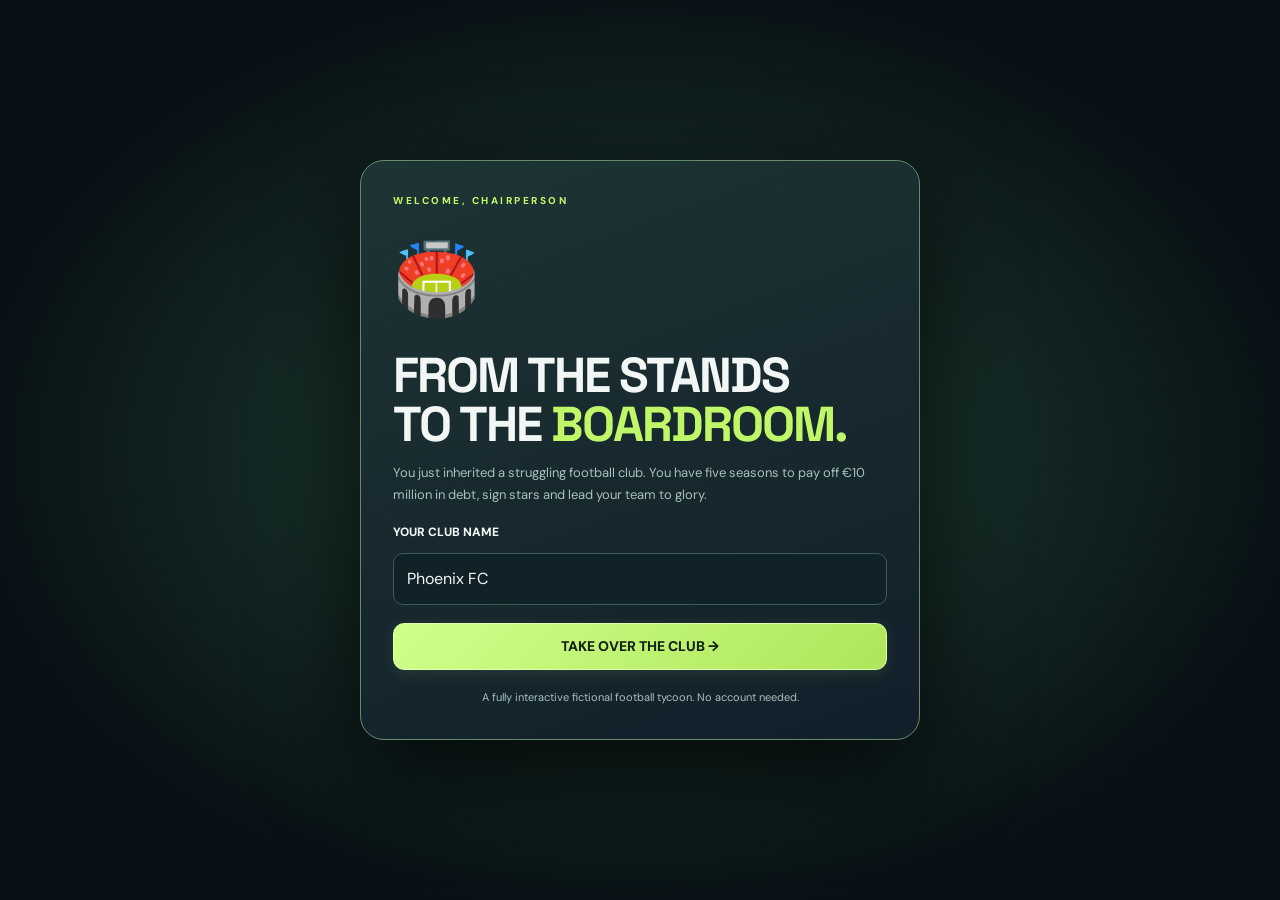
<file: index.html>
<!DOCTYPE html>
<html lang="en">
<head>
<meta charset="UTF-8"><meta name="viewport" content="width=device-width,initial-scale=1"><meta name="theme-color" content="#0a1218">
<title>From the Stands to the Boardroom | Football Club Tycoon</title>
<style>
@import url('https://fonts.googleapis.com/css2?family=DM+Sans:wght@400;500;600;700;800&family=Space+Grotesk:wght@400;500;600;700&display=swap');
:root{--bg:#081015;--panel:#111d24;--panel2:#15252c;--line:#273a42;--text:#eef8f4;--muted:#91a4a8;--lime:#b8f35d;--green:#6de8a1;--yellow:#ffd37a;--red:#ff7c82;--radius:18px}*{box-sizing:border-box}body{margin:0;background:var(--bg);color:var(--text);font-family:'DM Sans',sans-serif}button,input,select{font:inherit}button{cursor:pointer}button:disabled{opacity:.38;cursor:not-allowed}h1,h2,h3,h4,p{margin-top:0}h1,h2,h3,.brand,.big{font-family:'Space Grotesk',sans-serif}.app{min-height:100vh;display:grid;grid-template-columns:248px 1fr}.sidebar{background:#0c171d;border-right:1px solid var(--line);padding:26px 16px;display:flex;flex-direction:column;gap:26px;position:sticky;top:0;height:100vh}.logo{font-weight:800;letter-spacing:-1.1px;font-size:24px;line-height:1.05;padding:0 13px}.logo em{font-style:normal;color:var(--lime)}.club-id{margin:0 9px;background:#15262b;border:1px solid #314944;border-radius:14px;padding:13px;display:flex;align-items:center;gap:11px}.crest{width:42px;height:48px;background:var(--lime);color:#0b1714;display:grid;place-items:center;clip-path:polygon(50% 0%,96% 16%,91% 68%,50% 100%,9% 68%,4% 16%);font-weight:900;font-size:18px}.club-id strong{display:block;font-size:13px}.club-id small{display:block;font-size:11px;color:var(--muted);margin-top:4px}.nav-label{padding:0 15px;color:#607a81;font-size:10px;letter-spacing:2px;font-weight:800}.nav{display:grid;gap:5px}.nav button{border:0;background:transparent;color:#9cb0b4;padding:12px 15px;text-align:left;border-radius:11px;display:flex;align-items:center;gap:12px;font-weight:700;font-size:13px}.nav button:hover,.nav button.active{background:#20332d;color:var(--lime)}.nav button span{font-size:18px;width:22px;text-align:center}.sidebar-bottom{margin-top:auto;padding:15px;color:var(--muted);font-size:11px;border-top:1px solid var(--line);line-height:1.7}.sidebar-bottom b{color:var(--lime)}.main{min-width:0;padding:30px clamp(20px,4vw,60px);max-width:1540px;width:100%;margin:auto}.topbar{display:flex;justify-content:space-between;align-items:center;gap:15px;margin-bottom:30px}.eyebrow{color:var(--lime);text-transform:uppercase;letter-spacing:2.3px;font-size:11px;font-weight:800}.top-right{display:flex;gap:10px;align-items:center}.pill{background:#16262d;border:1px solid #294049;border-radius:100px;padding:9px 13px;color:#c9d9d6;font-size:12px;font-weight:700}.pill b{color:var(--lime)}.iconbtn{border:1px solid var(--line);background:#18262c;color:var(--text);border-radius:9px;padding:9px 12px}.hero{position:relative;border:1px solid #344d3c;border-radius:22px;background:radial-gradient(ellipse at 83% 100%,#356b42 0%,transparent 54%),linear-gradient(120deg,#1c3b34,#102229 65%,#152d2a);padding:35px 38px;overflow:hidden;min-height:235px;display:flex;align-items:center;justify-content:space-between;gap:20px;margin-bottom:23px}.hero:after{content:'⚽';font-size:185px;position:absolute;right:65px;top:7px;opacity:.11;transform:rotate(-20deg)}.hero-content{position:relative;z-index:1}.hero h1{font-size:clamp(26px,3.6vw,49px);line-height:1.05;letter-spacing:-2px;max-width:680px;margin:10px 0 12px}.hero p{color:#b5d0c4;font-size:14px;max-width:540px;line-height:1.6;margin:0}.btn{border-radius:10px;border:1px solid transparent;padding:12px 17px;font-weight:800;font-size:12px;display:inline-flex;align-items:center;justify-content:center;gap:8px;transition:transform .12s,filter .12s}.btn:hover:not(:disabled){transform:translateY(-1px);filter:brightness(1.1)}.primary{background:var(--lime);color:#101a13}.secondary{background:#1c3034;color:#e3f6e8;border-color:#345047}.danger{background:#3b222a;color:#ffa6a8;border-color:#6d3943}.hero .btn{margin-top:20px}.sectionhead{display:flex;align-items:center;justify-content:space-between;gap:14px;margin-bottom:16px}.sectionhead h2{font-size:23px;letter-spacing:-.7px;margin:0}.sectionhead span,.hint{color:var(--muted);font-size:12px}.kpis{display:grid;grid-template-columns:repeat(4,minmax(0,1fr));gap:14px;margin-bottom:24px}.card{background:var(--panel);border:1px solid var(--line);border-radius:var(--radius);padding:21px;min-width:0}.kpi-label{color:var(--muted);font-size:12px;font-weight:700}.kpi-value{font-family:'Space Grotesk';font-size:clamp(23px,2.5vw,36px);font-weight:700;letter-spacing:-1.2px;margin:12px 0 6px}.kpi-sub{font-size:11px;color:var(--green)}.kpi-sub.warn{color:var(--yellow)}.split{display:grid;grid-template-columns:1.4fr 1fr;gap:18px;margin-bottom:22px}.card h3{font-size:16px;margin:0 0 18px}.fixture{display:flex;align-items:center;justify-content:space-between;gap:12px;padding:19px;background:var(--panel2);border-radius:13px}.team{text-align:center;flex:1;font-size:12px;font-weight:800}.team-icon{width:55px;height:55px;border:1px solid #3c5d4c;border-radius:15px;display:grid;place-items:center;font-size:24px;margin:0 auto 10px;background:#20382f}.versus{font-size:13px;color:var(--muted);font-weight:800}.progress{height:8px;background:#273b3f;border-radius:50px;overflow:hidden;margin:14px 0}.fill{height:100%;border-radius:50px;background:linear-gradient(90deg,#72b64d,var(--lime))}.row-between{display:flex;justify-content:space-between;align-items:center;gap:10px}.small{font-size:12px;color:var(--muted)}.activity{display:grid;gap:9px}.activity-row{padding:11px 13px;background:var(--panel2);border-radius:10px;display:flex;justify-content:space-between;gap:15px;font-size:12px}.activity-row time{color:#7e979d;font-size:11px;white-space:nowrap}.data-table{width:100%;border-collapse:collapse;text-align:left}.data-table th{font-size:10px;letter-spacing:1px;text-transform:uppercase;color:#78949b;padding:12px;border-bottom:1px solid var(--line)}.data-table td{font-size:12px;border-bottom:1px solid #24363d;padding:14px 12px}.data-table tr:last-child td{border-bottom:0}.tag{display:inline-flex;align-items:center;padding:5px 9px;border-radius:50px;font-size:10px;font-weight:800;background:#203c32;color:var(--lime)}.tag.red{color:#ffa1a6;background:#3e282e}.tag.yellow{color:var(--yellow);background:#443c2c}.stack{display:grid;gap:18px}.grid2{display:grid;grid-template-columns:repeat(2,minmax(0,1fr));gap:16px}.grid3{display:grid;grid-template-columns:repeat(3,minmax(0,1fr));gap:16px}.player{display:flex;align-items:center;gap:12px}.avatar{background:#264138;border:1px solid #3b6250;color:var(--lime);height:40px;width:40px;border-radius:12px;display:grid;place-items:center;font-weight:800}.money{color:var(--lime);font-weight:800}.muted{color:var(--muted)}.player-card{display:flex;flex-direction:column;gap:12px}.player-card .btn{width:100%}.meter{height:7px;background:#293d43;border-radius:8px;overflow:hidden}.meter>div{height:100%;background:var(--lime)}.upgrade-icon{font-size:34px;margin-bottom:4px}.upgrade-level{color:var(--lime);font-weight:800;font-size:12px}.upgrade-card{display:flex;flex-direction:column;gap:11px}.upgrade-card p{font-size:12px;color:var(--muted);line-height:1.6;flex:1;margin:0}.finance-entry{border-bottom:1px solid var(--line);padding:14px 0;display:flex;justify-content:space-between;font-size:13px}.finance-entry:last-child{border-bottom:0}.value-green{color:var(--green);font-weight:800}.value-red{color:var(--red);font-weight:800}.matchbox{text-align:center;padding:25px;background:#152a2a;border:1px solid #385848;border-radius:16px}.score{font-family:'Space Grotesk';font-size:52px;letter-spacing:2px;font-weight:800}.big-feedback{font-size:19px;font-weight:800;margin:9px 0}.match-actions{display:flex;gap:12px;justify-content:center;flex-wrap:wrap}.story{padding:11px 15px;border-left:2px solid var(--lime);color:#c9d9d6;background:#1a302e;font-size:12px;text-align:left;margin:9px auto;max-width:460px;border-radius:0 7px 7px 0}.toast{position:fixed;bottom:22px;right:24px;background:#264231;color:#ddffd6;border:1px solid #70b571;padding:15px 20px;border-radius:12px;box-shadow:0 20px 60px #0007;max-width:360px;z-index:50;font-size:13px;font-weight:700}.modal-backdrop{position:fixed;inset:0;background:#010609da;display:grid;place-items:center;padding:20px;z-index:30}.modal{background:#15252b;border:1px solid #44614c;border-radius:24px;padding:32px;width:min(500px,100%);box-shadow:0 30px 100px #0008}.modal h2{font-size:29px;letter-spacing:-1px}.modal p{font-size:13px;color:#a7c0b9;line-height:1.7}.field{width:100%;padding:13px;background:#0d191f;border:1px solid #3c514e;border-radius:10px;color:var(--text);outline:none;margin:10px 0 18px}.field:focus{border-color:var(--lime)}.choice{display:grid;grid-template-columns:1fr 1fr;gap:10px}.choice button{background:#203832;border:1px solid #41654e;padding:13px;color:#d1f4dc;border-radius:10px;font-weight:800}.choice button:hover{background:#335c42}.result-summary{background:#203830;border-radius:12px;padding:15px;margin:18px 0}.empty{color:var(--muted);font-size:13px;padding:20px 0}.hide{display:none!important}footer{font-size:11px;color:#607880;margin-top:28px}footer b{color:#91bda0}.statline{display:flex;gap:12px;align-items:center;font-size:12px;margin-top:12px}.statline>span:first-child{width:85px;color:var(--muted)}.statline .meter{flex:1}.statline>b{width:26px;text-align:right}.tabs{display:flex;gap:8px;flex-wrap:wrap;margin-bottom:20px}.tabs button{border:1px solid var(--line);background:var(--panel);color:#a6b9b9;border-radius:10px;padding:10px 14px;font-weight:800;font-size:12px}.tabs button.active{background:#2f4c39;color:var(--lime);border-color:#6e996a}@media(max-width:1060px){.app{grid-template-columns:74px 1fr}.sidebar{padding:24px 8px}.logo{font-size:13px;padding:0 5px}.club-id,.nav-label,.nav button .nav-text,.sidebar-bottom{display:none}.nav button{justify-content:center;padding:13px}.nav button span{width:auto}.main{padding:26px}.kpis{grid-template-columns:repeat(2,1fr)}}@media(max-width:650px){.app{display:block}.sidebar{height:auto;position:static;padding:12px;flex-direction:row;align-items:center;border-right:0;border-bottom:1px solid var(--line);gap:7px;overflow:auto}.logo{min-width:88px}.nav{display:flex;gap:3px}.nav button{min-width:44px}.main{padding:18px}.topbar{align-items:flex-start}.top-right{gap:5px;flex-wrap:wrap;justify-content:flex-end}.pill{font-size:10px;padding:8px}.hero{padding:25px;min-height:220px}.hero:after{right:0;font-size:130px}.hero h1{letter-spacing:-1px}.split,.grid2,.grid3{grid-template-columns:1fr}.kpis{gap:10px}.card{padding:16px}.kpi-value{font-size:26px}.data-table th,.data-table td{padding:10px 6px;font-size:10px}.optional-mobile{display:none}.modal{padding:23px}}

/* V3: lineup pitch and championship */
.pitch{background:repeating-linear-gradient(180deg,#1b573a 0,#1b573a 16.666%,#1b603e 16.666%,#1b603e 33.333%);border:3px solid #75aa7d;border-radius:14px;position:relative;padding:24px 14px;overflow:hidden}.pitch:before{content:"";position:absolute;inset:15px;border:1px solid #ffffff65;border-radius:2px;pointer-events:none}.pitch:after{content:"";position:absolute;top:50%;left:50%;width:110px;height:110px;border:1px solid #ffffff65;border-radius:100%;transform:translate(-50%,-50%);pointer-events:none}.pitch-row{display:flex;align-items:center;justify-content:space-around;gap:6px;margin:8px 0 18px;position:relative;z-index:1}.pitch-player{flex:1;min-width:0;max-width:165px;text-align:center;background:#0b201ddd;border:1px solid #a6edc566;border-radius:12px;padding:7px 5px;color:#fff}.pitch-player b{display:block;font-size:10px;color:#c5ffae;margin-bottom:5px}.pitch-player select{display:block;width:100%;max-width:100%;font-size:10px;color:#fff;background:#193f35;border:1px solid #528a65;border-radius:7px;padding:7px 2px}.pitch-player small{color:#d4ffe5;font-size:10px}.pitch-legend{display:flex;gap:15px;flex-wrap:wrap;font-size:11px;color:#b2c6be;margin-top:12px}.standings-highlight{background:#213b2c!important;box-shadow:inset 3px 0 var(--lime)}.rank1{color:var(--lime);font-weight:900}.result-dot{display:inline-block;padding:4px 7px;margin-right:4px;border-radius:6px;background:#244437;color:#b9f48d;font-size:10px;font-weight:800}.league-scroll{overflow-x:auto}.league-scroll .data-table{min-width:650px}.champion-banner{padding:20px 23px;border-radius:15px;background:linear-gradient(115deg,#35522a,#132f2b);border:1px solid #8cb75b;margin-bottom:18px}.fixture-line{display:flex;align-items:center;justify-content:space-between;gap:10px;font-size:12px;padding:11px 0;border-bottom:1px solid var(--line)}.fixture-line:last-child{border-bottom:0}.season-history{display:flex;gap:12px;flex-wrap:wrap}.season-tile{border:1px solid #345345;background:#192a26;border-radius:11px;padding:13px;min-width:130px}.season-tile b{display:block;color:var(--lime);font-size:15px}.season-tile small{color:var(--muted)}@media(max-width:600px){.pitch{padding:16px 5px}.pitch-row{gap:2px}.pitch-player{padding:5px 2px}.pitch-player select{font-size:9px;padding:5px 1px}.pitch-player b{font-size:9px}.pitch-player small{font-size:9px}}

/* V4 premium visual polish */
:root{--lime:#c0ff67}
body{background:radial-gradient(ellipse 70% 70% at 75% -20%,#1f3d31 0%,transparent 66%),#091219}
.hero{position:relative;isolation:isolate;overflow:hidden}
.hero:after{content:'⚽';position:absolute;right:5%;top:4%;font-size:clamp(90px,17vw,230px);line-height:1;opacity:.095;filter:grayscale(1);transform:rotate(-24deg);z-index:-1}
.card,.hero,.decision-hero,.boardroom-promo{box-shadow:0 12px 38px #0002;transition:border-color .2s ease,box-shadow .2s ease,transform .2s ease}
.card:hover{border-color:#84ab885c}
.btn{transition:transform .18s ease,filter .18s ease,box-shadow .18s ease;cursor:pointer}
.btn:hover:not(:disabled){transform:translateY(-2px);filter:brightness(1.09);box-shadow:0 7px 22px #0003}
.btn:focus-visible,.nav button:focus-visible,select:focus-visible{outline:3px solid var(--lime);outline-offset:3px}
.btn:disabled{cursor:not-allowed;opacity:.52}
.kpi-value{letter-spacing:-1px}
.decision-hero{background:radial-gradient(circle at right top,#346348 0%,transparent 55%),linear-gradient(115deg,#1b352d,#102126);border:1px solid #5b9b705c;border-radius:18px;padding:clamp(24px,5vw,42px);margin-bottom:20px}
.decision-hero h2{font-size:clamp(27px,4vw,42px);margin:14px 0;letter-spacing:-1.4px}
.decision-hero p{max-width:670px;color:#ccd7d0;line-height:1.7;font-size:15px}
.decision-count{margin-top:22px;font-size:11px;font-weight:800;letter-spacing:1px;color:var(--lime)}
.decision-grid{display:grid;grid-template-columns:repeat(3,minmax(0,1fr));gap:15px}
.decision-card{display:flex;flex-direction:column;align-items:flex-start;min-height:235px;padding:23px}
.decision-card h3{margin:13px 0 8px;font-size:17px}.decision-card p{font-size:12px;line-height:1.7;color:var(--muted);flex:1}.decision-card .btn{width:100%;margin-top:18px;font-size:11px}
.option-number{font-size:28px;font-weight:900;letter-spacing:-1px;color:var(--lime)}
.boardroom-promo{display:flex;justify-content:space-between;align-items:center;gap:20px;padding:25px 28px;border:1px solid #64956a80;border-radius:17px;margin:20px 0;background:linear-gradient(120deg,#21402f,#12282b)}
.boardroom-promo h3{font-size:19px;letter-spacing:-.5px;margin:10px 0 6px}.boardroom-promo p{margin:0;color:#aebfb6;font-size:12px}
@media(max-width:800px){.decision-grid{grid-template-columns:1fr}.decision-card{min-height:0}.boardroom-promo{flex-direction:column;align-items:flex-start}}
@media(prefers-reduced-motion:reduce){*,*:before,*:after{transition:none!important;animation:none!important}}

/* V5 — Stadium Edition: interface-only overhaul. No gameplay logic changed. */
:root{--bg:#070e13;--panel:#111c23;--panel2:#19282f;--line:#2b3e45;--text:#f2f7f5;--muted:#a0b1b7;--lime:#bff769;--green:#73deb3;--radius:19px}
html{scroll-behavior:smooth}body{background:radial-gradient(ellipse 65% 38% at 88% -8%,#244b3b70,transparent 70%),radial-gradient(ellipse 50% 35% at 0% 100%,#142d3770,transparent 80%),var(--bg);line-height:1.5;-webkit-font-smoothing:antialiased}
::selection{background:#bff769;color:#101911}
.sidebar{background:linear-gradient(170deg,#0f1d22 0%,#0b151d 72%,#0d2020 100%);border-right:1px solid #2c4145;padding-top:30px;box-shadow:12px 0 44px #0000001a}
.logo{font-size:24px;letter-spacing:-1.5px;line-height:1.04}.club-id{background:linear-gradient(145deg,#1b3130,#13232a);border:1px solid #38534f;box-shadow:inset 0 1px #ffffff08,0 10px 24px #0002}
.crest{filter:drop-shadow(0 4px 8px #bff76930)}.nav{gap:7px}.nav button{min-height:44px;position:relative;border:1px solid transparent;transition:background .2s,color .2s,border-color .2s,transform .2s}.nav button:hover{background:#263c35;color:#f3ffe9;transform:translateX(2px)}.nav button.active{background:linear-gradient(95deg,#2c4939,#1c3532);color:var(--lime);border-color:#476b4f80;box-shadow:inset 3px 0 var(--lime),0 6px 22px #0002}.nav button span{opacity:.9}.nav-label{color:#8ca19e}
.main{padding-top:32px;padding-bottom:55px}.topbar{border-bottom:1px solid #24343a;padding-bottom:20px;margin-bottom:26px}.eyebrow{color:var(--lime);letter-spacing:2.5px;font-size:10px}.pill{background:#1a2c31;border-color:#3b5453;box-shadow:inset 0 1px #ffffff0c}.pill b{font-weight:900}
.hero{min-height:256px;border:1px solid #55785680;background:radial-gradient(ellipse at 77% 25%,#5f94444a,transparent 48%),linear-gradient(120deg,#203f35 3%,#152a2e 55%,#102126);box-shadow:inset 0 1px #ffffff24,0 20px 65px #0005;border-radius:24px}.hero:before{content:'';position:absolute;inset:0;background:repeating-linear-gradient(112deg,transparent 0 56px,#ffffff04 57px 58px);pointer-events:none}.hero h1{font-size:clamp(32px,4vw,53px);font-weight:800;letter-spacing:-2.5px;text-wrap:balance}.hero p{font-size:14px;color:#d1e3d9}.hero:after{opacity:.13;filter:none;right:6%}
.sectionhead{margin-bottom:18px}.sectionhead h2{font-size:24px;font-weight:800;letter-spacing:-1px}.sectionhead span,.hint{font-size:12px;line-height:1.5}
.card{background:linear-gradient(155deg,#15222a,#101c24);border:1px solid #2d424a;border-radius:19px;box-shadow:inset 0 1px #ffffff09,0 9px 27px #0000001c;padding:23px}.card:hover{border-color:#668b754f;box-shadow:0 12px 37px #0003}.card h3{font-weight:800;letter-spacing:-.45px;font-size:17px}
.kpis{gap:15px}.kpis .card{position:relative;overflow:hidden;min-height:132px}.kpis .card:after{content:'';position:absolute;right:-16px;top:-33px;width:116px;height:116px;border:1px solid #bff76912;border-radius:50%;box-shadow:0 0 0 24px #bff76905;pointer-events:none}.kpi-label{text-transform:uppercase;letter-spacing:1.1px;font-size:10px;color:#a8bbb9}.kpi-value{font-size:clamp(25px,2.55vw,39px);font-weight:800;line-height:1.15;margin:14px 0 8px}.kpi-sub{font-weight:700}
.btn{border-radius:11px;min-height:41px;letter-spacing:.05px;font-weight:800;box-shadow:inset 0 1px #ffffff14;transition:transform .18s,background .18s,box-shadow .18s,filter .18s}.btn.primary,.primary{background:linear-gradient(135deg,#d0ff8b,#aee65a);color:#122012;border-color:#dcffaf;box-shadow:0 4px 15px #bff7691c}.btn.primary:hover:not(:disabled){box-shadow:0 8px 26px #bff76935}.btn.secondary,.secondary{background:#20373a;border-color:#3b5958}.btn.danger,.danger{background:#3c272e;border-color:#75414a}.btn:active:not(:disabled){transform:translateY(1px)}button:focus-visible,a:focus-visible,select:focus-visible,input:focus-visible{outline:2px solid var(--lime);outline-offset:3px}
.fixture{background:linear-gradient(140deg,#213a36,#15282f);border:1px solid #35564b;border-radius:15px;padding:25px 16px}.team-icon{height:61px;width:61px;border-radius:18px;background:linear-gradient(140deg,#28483a,#1c3336);box-shadow:inset 0 1px #ffffff17}.versus{background:#132426;border:1px solid #3b5b52;border-radius:10px;padding:7px 10px;color:#c0d5c8}.team{font-size:13px}
.data-table{border-collapse:separate;border-spacing:0}.data-table th{background:#182932;color:#9eafb4;font-size:10px;letter-spacing:1.1px;padding:13px 12px;border-bottom:1px solid #3b5055}.data-table td{padding:14px 12px;border-bottom:1px solid #263b42}.data-table tbody tr{transition:background .16s}.data-table tbody tr:hover{background:#243c3e70}.standings-highlight{background:#274a3a!important;box-shadow:inset 4px 0 var(--lime)}.rank1{color:#d1ff89}
.tabs{padding:5px;background:#0d1a21;border:1px solid #293d43;border-radius:13px;display:inline-flex;max-width:100%;gap:4px}.tabs button{background:transparent;border-color:transparent;border-radius:9px}.tabs button.active{background:#29483c;color:var(--lime);border-color:#547657}
.avatar{border-radius:13px;background:linear-gradient(135deg,#305343,#1b3836);border-color:#54816c}.player-card,.upgrade-card{transition:transform .18s}.player-card:hover,.upgrade-card:hover{transform:translateY(-2px)}.meter{background:#2a3d45;height:8px}.meter>div{background:linear-gradient(90deg,#59d0a3,var(--lime))}.tag{border:1px solid #658b694d}.activity-row{background:#1b2c32;border:1px solid #2b4245}.progress{height:9px}.fill{background:linear-gradient(90deg,#54b98d,var(--lime))}
.pitch{box-shadow:inset 0 0 0 1px #b9ffb925,0 15px 40px #0003}.pitch-player{box-shadow:0 6px 18px #00191040;backdrop-filter:blur(8px);border-color:#caffb854}.pitch-player select{cursor:pointer}
.matchbox{background:radial-gradient(ellipse at 50% 5%,#345b45,transparent 76%),#13272a;border-color:#547760;border-radius:19px}.score{font-size:clamp(47px,7vw,70px);font-weight:800}.story{border-left:3px solid var(--lime);background:#1b3530}
.decision-hero{border-radius:23px;background:radial-gradient(ellipse at 80% 0%,#4d8f5666,transparent 55%),linear-gradient(115deg,#1f4035,#10232b);box-shadow:inset 0 1px #ffffff22,0 15px 50px #0003}.decision-card{min-height:235px}.decision-card:hover{transform:translateY(-3px)}.option-number{font-size:33px}.boardroom-promo{border-radius:20px;background:linear-gradient(115deg,#234634,#152e32);box-shadow:inset 0 1px #ffffff19,0 16px 34px #0002}
.modal-backdrop{backdrop-filter:blur(7px);background:#050a0cdb}.modal{background:linear-gradient(160deg,#1e3434,#111f2a);border:1px solid #658b6a;border-radius:24px;box-shadow:0 30px 100px #000b}.field{background:#102127;border-color:#3c5c54}.toast{backdrop-filter:blur(10px);box-shadow:0 18px 60px #0008}.season-tile{background:#1b322d;border-color:#3b5d4c}
@media(max-width:1100px){.main{padding-left:23px;padding-right:23px}.hero{padding:27px}.kpis{gap:10px}.kpis .card{padding:17px}}
@media(max-width:760px){.main{padding:20px 14px 35px}.hero{min-height:0;padding:25px 21px;border-radius:18px}.hero h1{font-size:32px;letter-spacing:-1.5px}.kpis{grid-template-columns:repeat(2,minmax(0,1fr))}.kpis .card{min-height:115px}.kpi-value{font-size:28px}.sectionhead h2{font-size:21px}.card{padding:17px}.topbar{align-items:flex-start;flex-wrap:wrap}.tabs{display:flex;overflow-x:auto}.tabs button{white-space:nowrap}.fixture{padding:15px 8px}}
@media(max-width:440px){.kpis{gap:8px}.kpis .card{padding:13px}.kpi-value{font-size:23px}.hero h1{font-size:28px}.team-icon{height:46px;width:46px}.team{font-size:11px}}
@media(prefers-reduced-motion:reduce){html{scroll-behavior:auto}*,*:before,*:after{transition:none!important;animation:none!important}}

</style>
</head><body><div id="app"></div><script>
'use strict';
const KEY='boardroom-save-v1';
const BASE_PLAYERS=[{id:1,name:'Alex Morgan',pos:'ST',rating:71,age:23,wage:450},{id:2,name:'Leo Fernández',pos:'CAM',rating:73,age:25,wage:510},{id:3,name:'Noah Fischer',pos:'CM',rating:69,age:22,wage:350},{id:4,name:'Milan De Vries',pos:'CB',rating:72,age:27,wage:480},{id:5,name:'Oliver Hart',pos:'GK',rating:70,age:26,wage:390},{id:6,name:'Luca Rossi',pos:'LW',rating:68,age:20,wage:310},{id:7,name:'Sam Bennett',pos:'RB',rating:67,age:24,wage:280},{id:8,name:'Mateo Silva',pos:'CDM',rating:70,age:28,wage:400},{id:9,name:'Daniel Price',pos:'LB',rating:68,age:22,wage:320},{id:10,name:'Gabriel Torres',pos:'CB',rating:69,age:24,wage:360},{id:11,name:'Jayden Cole',pos:'RW',rating:70,age:21,wage:370},{id:12,name:'Finn O’Connor',pos:'GK',rating:64,age:20,wage:210},{id:13,name:'Hugo Lambert',pos:'CB',rating:66,age:23,wage:260},{id:14,name:'Emre Yilmaz',pos:'LB',rating:65,age:21,wage:230},{id:15,name:'Oscar Jensen',pos:'CM',rating:67,age:25,wage:290},{id:16,name:'Lucas Pereira',pos:'RW',rating:66,age:20,wage:250},{id:17,name:'Benjamin Scott',pos:'ST',rating:68,age:24,wage:340},{id:18,name:'Nico Müller',pos:'CDM',rating:65,age:22,wage:240}];
const MARKET=[{id:101,name:'Ethan Brooks',pos:'ST',rating:82,age:24,cost:2200000,wage:1100},{id:102,name:'Thiago Costa',pos:'CAM',rating:79,age:22,cost:1600000,wage:850},{id:103,name:'Jonas Weber',pos:'CB',rating:81,age:25,cost:1900000,wage:900},{id:104,name:'Emil Sørensen',pos:'GK',rating:78,age:23,cost:1250000,wage:700},{id:105,name:'Rafael Mendes',pos:'LW',rating:76,age:21,cost:990000,wage:580},{id:106,name:'James Okafor',pos:'CM',rating:75,age:19,cost:890000,wage:470},{id:107,name:'Victor Moreau',pos:'RB',rating:80,age:26,cost:1750000,wage:830},{id:108,name:'Finn Walker',pos:'CDM',rating:77,age:24,cost:1150000,wage:590}];
const CLUBS=['Kingsport United','Riverside Athletic','Northcastle FC','Westbridge City','Ironport Rovers','Olympic Albion','Southbay FC','Redmont Wanderers','Crownfield AFC'];
const MAX_MATCHES=10;
const fmt=n=>'€'+Math.round(n).toLocaleString('en-US');
const compact=n=> n<0?'-€'+Math.abs(n/1e6).toFixed(2)+'M': '€'+(n/1e6).toFixed(2)+'M';
const esc=s=>String(s).replace(/[&<>"']/g,c=>({'&':'&amp;','<':'&lt;','>':'&gt;','"':'&quot;',"'":'&#39;'}[c]));
const fresh=(name='Phoenix FC')=>({club:name,season:1,week:1,budget:3500000,debt:10000000,points:0,wins:0,draws:0,losses:0,goalsFor:0,goalsAgainst:0,fans:6000,morale:65,reputation:24,training:1,stadium:1,academy:1,players:structuredClone(BASE_PLAYERS),market:structuredClone(MARKET),history:[{text:'You have taken control of the club. A new era begins.',week:1,season:1}],lastMatch:null,lastEvent:null,careerScore:0,ended:false,squadUpgradeV2:true,lineup:BASE_PLAYERS.slice(0,11).map(p=>p.id),league:null,leagueHistory:[],championships:0});

const LINEUP_SLOTS=['GK','RB','CB','CB','LB','CDM','CM','CAM','LW','ST','RW'];
const TEAM_STRENGTH=[71,72,74,76,68,73,75,70,77];
function initialLineup(players){let available=[...players],ids=[];for(let pos of LINEUP_SLOTS){available.sort((a,b)=>fitRating(b,pos)-fitRating(a,pos));const p=available.shift();if(p)ids.push(p.id)}return ids}
function fitRating(p,pos){if(!p)return 0;if(p.pos===pos)return p.rating;const related={CB:['LB','RB','CDM'],LB:['RB','CB','LW'],RB:['LB','CB','RW'],CDM:['CM','CB','CAM'],CM:['CDM','CAM'],CAM:['CM','LW','RW','ST'],LW:['RW','CAM','ST'],RW:['LW','CAM','ST'],ST:['CAM','LW','RW'],GK:[]};return Math.max(20,p.rating-((related[pos]||[]).includes(p.pos)?8:24))}
function normalizeLineup(){if(!Array.isArray(state.lineup))state.lineup=initialLineup(state.players);let taken=new Set();state.lineup=LINEUP_SLOTS.map((slot,i)=>{const candidate=state.players.find(p=>p.id===Number(state.lineup[i])&&!taken.has(p.id));if(candidate){taken.add(candidate.id);return candidate.id}const unused=state.players.filter(p=>!taken.has(p.id)).sort((a,b)=>fitRating(b,slot)-fitRating(a,slot))[0];if(unused){taken.add(unused.id);return unused.id}return null})}
function lineupRating(){normalizeLineup();return Math.round(state.lineup.reduce((sum,id,i)=>sum+fitRating(state.players.find(p=>p.id===id),LINEUP_SLOTS[i]),0)/LINEUP_SLOTS.length)}
function makeSchedule(){let teams=Array.from({length:10},(_,i)=>i),rounds=[];for(let r=0;r<9;r++){const games=[];for(let i=0;i<5;i++)games.push([teams[i],teams[9-i]]);rounds.push(games);teams=[teams[0],teams[9],...teams.slice(1,9)]}rounds.push([[0,9],[1,8],[2,7],[3,6],[4,5]]);return rounds}
const SCHEDULE=makeSchedule();
function emptyClub(id,name){return {id,name,played:0,wins:0,draws:0,losses:0,gf:0,ga:0,points:0}}
function createLeague(){return {clubs:[emptyClub(0,state.club),...CLUBS.map((n,i)=>emptyClub(i+1,n))],results:[],champion:null,finalPosition:null}}
function leagueRank(){return [...state.league.clubs].sort((a,b)=>b.points-a.points||(b.gf-b.ga)-(a.gf-a.ga)||b.gf-a.gf||a.id-b.id)}
function seeded(a,b,c){let z=((a+1)*73856093^(b+1)*19349663^(c+1)*83492791)>>>0;z^=z<<13;z^=z>>>17;z^=z<<5;return (z>>>0)/4294967296}
function simulateOther(a,b,round){const ra=TEAM_STRENGTH[a-1],rb=TEAM_STRENGTH[b-1];const baseA=Math.max(.5,1.35+(ra-rb)*.07),baseB=Math.max(.5,1.35+(rb-ra)*.07);return [Math.min(5,Math.floor(seeded(state.season*97,round*13+a,b)*3+baseA*.55)),Math.min(5,Math.floor(seeded(state.season*91,round*19+b,a)*3+baseB*.55))]}
function addLeagueResult(a,b,ga,gb,round){let x=state.league.clubs[a],y=state.league.clubs[b];x.played++;y.played++;x.gf+=ga;x.ga+=gb;y.gf+=gb;y.ga+=ga;if(ga>gb){x.wins++;x.points+=3;y.losses++}else if(gb>ga){y.wins++;y.points+=3;x.losses++}else{x.draws++;y.draws++;x.points++;y.points++}state.league.results.push({round,a,b,ga,gb})}
function completeLeagueRound(ours,theirs,opponent){let round=state.week-1,games=SCHEDULE[round];for(let [a,b] of games){if(a===0||b===0){let ourHome=a===0;addLeagueResult(a,b,ourHome?ours:theirs,ourHome?theirs:ours,round+1)}else{let [ga,gb]=simulateOther(a,b,round);addLeagueResult(a,b,ga,gb,round+1)}}if(round===MAX_MATCHES-1){const ranks=leagueRank();state.league.champion=ranks[0].name;state.league.finalPosition=ranks.findIndex(t=>t.id===0)+1;if(state.league.finalPosition===1){state.championships=(state.championships||0)+1;note(`CHAMPIONS! ${state.club} win the league title!`)}else note(`${ranks[0].name} claim the Season ${state.season} title. You finished #${state.league.finalPosition}.`)}}
function fixtureOpponent(){const game=SCHEDULE[state.week-1]?.find(g=>g.includes(0));return game?state.league.clubs[game[0]===0?game[1]:game[0]].name:CLUBS[0]}
function migrateV3(){if(!state)return;if(!Array.isArray(state.leagueHistory))state.leagueHistory=[];if(!Number.isFinite(state.championships))state.championships=0;normalizeLineup();if(!state.league||!Array.isArray(state.league.clubs)){state.league=createLeague();const already=Math.min(MAX_MATCHES,Math.max(0,(state.wins||0)+(state.draws||0)+(state.losses||0)));for(let round=0;round<already;round++){for(let [a,b] of SCHEDULE[round]){if(a===0||b===0)continue;const [ga,gb]=simulateOther(a,b,round);addLeagueResult(a,b,ga,gb,round+1)}}let me=state.league.clubs[0];Object.assign(me,{played:already,wins:state.wins||0,draws:state.draws||0,losses:state.losses||0,gf:state.goalsFor||0,ga:state.goalsAgainst||0,points:state.points||0});for(let round=0;round<already;round++){const [a,b]=SCHEDULE[round].find(pair=>pair.includes(0));let opp=state.league.clubs[a===0?b:a];opp.played++;/* Old save lacks match-by-match scores: estimated opponent data only. */let ourOutcome=round<(state.wins||0)?'win':round<(state.wins||0)+(state.draws||0)?'draw':'loss';if(ourOutcome==='win'){opp.losses++;opp.ga+=2;opp.gf+=1}else if(ourOutcome==='draw'){opp.draws++;opp.points++;opp.ga++;opp.gf++}else{opp.wins++;opp.points+=3;opp.ga++;opp.gf+=2}}state.league.migrated=already>0;if(already===MAX_MATCHES){const rank=leagueRank();state.league.champion=rank[0].name;state.league.finalPosition=rank.findIndex(c=>c.id===0)+1}}save()}

function load(){try{const x=JSON.parse(localStorage.getItem(KEY));if(x&&Array.isArray(x.players)&&Number.isFinite(x.budget)){
// Upgrade saves created before the 18-player squad update without resetting achievements or transactions.
if(!x.squadUpgradeV2){const existing=new Set([...x.players,...(x.market||[])].map(p=>p.id));
for(const p of BASE_PLAYERS.filter(p=>p.id>=9)){if(!existing.has(p.id))x.players.push(structuredClone(p))}
x.squadUpgradeV2=true;localStorage.setItem(KEY,JSON.stringify(x));}
return x}}catch(e){}return null}
let state=load(),screen='dashboard',modal=null,toastTimer=0,tab='all';
function save(){localStorage.setItem(KEY,JSON.stringify(state))}function note(text){state.history.unshift({text,week:state.week,season:state.season});state.history=state.history.slice(0,25)}
function notify(text){const old=document.querySelector('.toast');if(old)old.remove();const el=document.createElement('div');el.className='toast';el.textContent=text;document.body.append(el);clearTimeout(toastTimer);toastTimer=setTimeout(()=>el.remove(),3700)}
function avg(){return lineupRating()}
function wages(){return state.players.reduce((x,p)=>x+p.wage,0)}
function nextOpponent(){return fixtureOpponent()}
function winrate(){const total=state.wins+state.draws+state.losses;return total?Math.round(state.wins/total*100):0}
function icon(n){return ({dashboard:'◫',squad:'♟',transfers:'⇄',match:'⚽',facilities:'⌂',finance:'▥',history:'◷',league:'🏆',boardroom:'◆'})[n]}
function header(title,subtitle){return `<div class="sectionhead"><div><div class="eyebrow">SEASON ${state.season} / WEEK ${state.week}</div><h2 style="margin-top:8px">${title}</h2><span>${subtitle}</span></div></div>`}
function kpi(label,value,sub,warning=false){return `<div class="card"><div class="kpi-label">${label}</div><div class="kpi-value">${value}</div><div class="kpi-sub ${warning?'warn':''}">${sub}</div></div>`}
function home(){return `<div class="hero"><div class="hero-content"><div class="eyebrow">THE CLUB IS YOURS. THE PRESSURE IS REAL.</div><h1>From the Stands<br>to the <span style="color:var(--lime)">Boardroom.</span></h1><p>Turn ${esc(state.club)} from a debt-ridden underdog into a football powerhouse. Five seasons. One legacy.</p><button class="btn primary" data-action="page" data-target="match">⚽ Play Next Match →</button></div></div><div class="kpis">${kpi('Club Budget',compact(state.budget),state.budget<500000?'Cash is running low':'Available transfer funds',state.budget<500000)}${kpi('League Points',state.points+' PTS',`${state.wins}W · ${state.draws}D · ${state.losses}L`)}${kpi('Squad Rating',avg()+' OVR',state.players.length+' first-team players')}${kpi('Outstanding Debt',compact(state.debt),state.debt===0?'Debt-free club!':'Reduce debt to increase your score',true)}</div><div class="split"><div class="card"><h3>⚽ Next Fixture</h3>${fixture()}<div class="row-between" style="margin-top:18px"><span class="small">Team morale</span><b>${state.morale}%</b></div><div class="progress"><div class="fill" style="width:${state.morale}%"></div></div><button class="btn primary" data-action="page" data-target="match" style="width:100%;margin-top:12px">Go to Match Center →</button></div><div class="card"><h3>🏆 The Five-Season Challenge</h3><p class="small" style="line-height:1.8">Build a competitive squad, pay off your debt and win the title before Season 5 ends.</p>${stat('Season completed',Math.round(((state.season-1)*MAX_MATCHES+state.week-1)/50*100),100)}${stat('Club reputation',state.reputation,100)}${stat('Fan happiness',Math.min(100,Math.round(state.fans/200)),100)}<div class="row-between" style="margin-top:22px"><span class="small">Manager score</span><b style="color:var(--lime)">${score().toLocaleString()} pts</b></div></div></div><div class="boardroom-promo"><div><div class="eyebrow">NEW · EXECUTIVE OFFICE</div><h3>THE NEXT BIG DECISION IS YOURS.</h3><p>One boardroom challenge every matchweek. Your choices shape the club.</p></div><button class="btn primary" data-action="page" data-target="boardroom">ENTER THE BOARDROOM →</button></div><div class="split"><div class="card"><div class="sectionhead"><h3 style="margin:0">Boardroom Bulletin</h3><span>Latest decisions</span></div>${activity(4)}</div><div class="card"><h3>Quick Actions</h3><div class="stack"><button class="btn secondary" data-action="page" data-target="transfers">⇄ Scout the Transfer Market</button><button class="btn secondary" data-action="page" data-target="facilities">⌂ Invest in Club Facilities</button><button class="btn secondary" data-action="page" data-target="finance">▥ Review Club Finances</button></div></div></div>`}
function stat(title,value,max){return `<div class="statline"><span>${title}</span><div class="meter"><div style="width:${Math.max(0,Math.min(100,value/max*100))}%"></div></div><b>${value}%</b></div>`}
function fixture(){return `<div class="fixture"><div class="team"><div class="team-icon">🛡️</div>${esc(state.club)}</div><div class="versus">VS<br><span style="font-size:10px">WEEK ${state.week}</span></div><div class="team"><div class="team-icon">⚔️</div>${nextOpponent()}</div></div>`}
function activity(num=30){return `<div class="activity">${state.history.slice(0,num).map(x=>`<div class="activity-row"><span>${esc(x.text)}</span><time>S${x.season} · W${x.week}</time></div>`).join('')}</div>`}
function squad(){return `${header('The Dressing Room','Your squad is the heartbeat of your club. Better players improve match results.')}<div class="kpis">${kpi('Overall Rating',avg(),'Average player rating')}${kpi('First Team',state.players.length,'Registered players')}${kpi('Weekly Wages',fmt(wages()),'Paid after each match',true)}${kpi('Team Morale',state.morale+'%','Boosted by victories and training')}</div>${lineupUI()}<div class="card"><div class="sectionhead"><h3 style="margin:0">Full Squad</h3><span>Transfer out players to free up cash</span></div><div style="overflow-x:auto"><table class="data-table"><thead><tr><th>Player</th><th>Role</th><th>Age</th><th>OVR</th><th>Market Value</th><th></th></tr></thead><tbody>${state.players.map(p=>`<tr><td><div class="player"><span class="avatar">${p.name.split(' ').map(s=>s[0]).slice(0,2).join('')}</span><b>${esc(p.name)}</b></div></td><td><span class="tag">${p.pos}</span></td><td>${p.age}</td><td><b>${p.rating}</b></td><td>${fmt(playerValue(p))}</td><td><button class="btn secondary" data-action="sell" data-id="${p.id}" ${state.players.length<=11?'disabled':''}>Sell</button></td></tr>`).join('')}</tbody></table></div></div>`}

function lineupUI(){normalizeLineup();const rows=[[8,9,10],[5,6,7],[1,2,3,4],[0]];const starters=new Set(state.lineup);const bench=state.players.filter(p=>!starters.has(p.id));return `<div class="card" style="margin-bottom:18px"><div class="sectionhead"><div><h3 style="margin:0">⚽ Starting XI · 4-3-3</h3><span>Choose your eleven. Playing a footballer out of position lowers your match rating.</span></div><span class="tag">${lineupRating()} OVR</span></div><div class="pitch">${rows.map(row=>`<div class="pitch-row">${row.map(i=>{const pos=LINEUP_SLOTS[i],p=state.players.find(x=>x.id===state.lineup[i]);return `<div class="pitch-player"><b>${pos}</b><select aria-label="Select ${pos} player" data-lineup-slot="${i}">${state.players.slice().sort((a,b)=>fitRating(b,pos)-fitRating(a,pos)).map(x=>`<option value="${x.id}" ${p&&p.id===x.id?'selected':''}>${esc(x.name.split(' ').slice(-1)[0])} (${x.rating})</option>`).join('')}</select><small>${fitRating(p,pos)} OVR${p?.pos!==pos?' ⚠':''}</small></div>`}).join('')}</div>`).join('')}</div><div class="pitch-legend"><span>🟢 Players on the pitch: ${starters.size}/11</span><span>🪑 Substitutes: ${bench.length}</span><span>⚠ Out of position = rating penalty</span></div><div class="sectionhead" style="margin:20px 0 10px"><h3 style="margin:0">Substitutes</h3><span>Available to swap into the starting XI</span></div><div style="display:flex;gap:8px;flex-wrap:wrap">${bench.map(p=>`<span class="tag">${esc(p.name)} · ${p.pos} · ${p.rating}</span>`).join('')||'<span class="small">No substitutes available.</span>'}</div><button class="btn secondary" style="margin-top:18px" data-action="bestxi">✨ Auto-select Best XI</button></div>`}
function league(){const ranks=leagueRank(),me=ranks.findIndex(c=>c.id===0)+1;const played=state.league.clubs[0].played;const champ=state.league.champion;const lastRound=state.league.results.filter(x=>x.round===played);return `${header('The Championship','Ten clubs. Ten matchdays. One title. Every result changes the table.')}<div class="kpis">${kpi('Your Position','#'+me+' / 10',me===1?'Top of the table':'Keep climbing')}${kpi('Your Points',state.league.clubs[0].points+' PTS',played+' / 10 matchdays')}${kpi('Goal Difference',String(state.goalsFor-state.goalsAgainst),(state.goalsFor)+' scored · '+(state.goalsAgainst)+' conceded')}${kpi('League Titles',String(state.championships||0),'Championships won')}</div>${champ?`<div class="champion-banner"><div class="eyebrow">🏆 SEASON ${state.season} CHAMPIONS</div><h2 style="margin:8px 0">${esc(champ)}</h2><p class="small" style="margin:0">${state.league.finalPosition===1?'Congratulations! You are league champions.':'Your club finished in position #'+state.league.finalPosition+'. Try to win the title next season.'}</p></div>`:''}<div class="card" style="margin-bottom:18px"><div class="sectionhead"><h3 style="margin:0">League Standings</h3><span>Points → goal difference → goals scored</span></div><div class="league-scroll"><table class="data-table"><thead><tr><th>POS</th><th>CLUB</th><th>P</th><th>W</th><th>D</th><th>L</th><th>GF</th><th>GA</th><th>GD</th><th>PTS</th></tr></thead><tbody>${ranks.map((c,i)=>`<tr class="${c.id===0?'standings-highlight':''}"><td class="${i===0?'rank1':''}">${i===0?'🏆 ':''}${i+1}</td><td><b>${esc(c.name)}</b>${c.id===0?' <span class="tag">YOU</span>':''}</td><td>${c.played}</td><td>${c.wins}</td><td>${c.draws}</td><td>${c.losses}</td><td>${c.gf}</td><td>${c.ga}</td><td>${c.gf-c.ga>0?'+':''}${c.gf-c.ga}</td><td><b>${c.points}</b></td></tr>`).join('')}</tbody></table></div>${state.league.migrated?'<p class="small" style="margin-top:14px">Note: This save began before league tracking. Earlier opponent results have been estimated; all new matchdays are tracked accurately.</p>':''}</div><div class="split"><div class="card"><h3>Next Matchday · Week ${state.week}</h3>${state.lastEvent==='season'?'<p class="small">This season has finished. Start a new season to see the next fixtures.</p>':SCHEDULE[state.week-1].map(([a,b])=>`<div class="fixture-line"><span>${esc(state.league.clubs[a].name)}</span><b>vs</b><span>${esc(state.league.clubs[b].name)}</span></div>`).join('')}</div><div class="card"><h3>Latest Matchday Results</h3>${lastRound.length?lastRound.map(r=>`<div class="fixture-line"><span>${esc(state.league.clubs[r.a].name)}</span><b>${r.ga} – ${r.gb}</b><span>${esc(state.league.clubs[r.b].name)}</span></div>`).join(''):'<p class="small">Kick off your first match to see league results.</p>'}<button class="btn primary" style="width:100%;margin-top:18px" data-action="page" data-target="match">Go to Match Center →</button></div></div>${state.leagueHistory.length?`<div class="card"><h3>Previous Seasons</h3><div class="season-history">${state.leagueHistory.map(h=>`<div class="season-tile"><small>SEASON ${h.season}</small><b>${h.position===1?'🏆 CHAMPIONS':'#'+h.position+' FINISH'}</b><small>${h.points} PTS · ${esc(h.champion)} won</small></div>`).join('')}</div></div>`:''}`}

function playerValue(p){return Math.round(Math.pow(p.rating/70,4)*600000/10000)*10000}
function transfers(){let list=state.market.filter(p=>tab==='all'||p.pos===tab);return `${header('Transfer Market','Find the difference-maker. Every signing has a price.')}<div class="kpis">${kpi('Transfer Budget',compact(state.budget),'Available funds')}${kpi('Squad Rating',avg()+' OVR','Higher = better results')}${kpi('Players Available',state.market.length,'One-time transfer targets')}${kpi('Wage Bill',fmt(wages()),'Weekly expenses')}</div><div class="tabs">${['all','ST','CAM','CM','CB','GK','LW','RW','RB','LB','CDM'].map(t=>`<button class="${tab===t?'active':''}" data-action="tab" data-id="${t}">${t==='all'?'All Players':t}</button>`).join('')}</div><div class="grid3">${list.map(p=>`<div class="card player-card"><div class="row-between"><div class="tag">${p.pos}</div><span class="small">AGE ${p.age}</span></div><div class="player"><span class="avatar" style="width:52px;height:52px">${p.name.split(' ').map(s=>s[0]).slice(0,2).join('')}</span><div><b>${esc(p.name)}</b><div class="small">Potential first-team signing</div></div></div><div class="row-between"><span class="small">Overall Rating</span><b style="font-size:20px;color:var(--lime)">${p.rating}</b></div><div class="meter"><div style="width:${p.rating}%"></div></div><div class="row-between"><b class="money">${fmt(p.cost)}</b><span class="small">${fmt(p.wage)}/wk</span></div><button class="btn ${state.budget>=p.cost?'primary':'secondary'}" data-action="buy" data-id="${p.id}" ${state.budget<p.cost?'disabled':''}>${state.budget<p.cost?'Insufficient Funds':'Sign Player →'}</button></div>`).join('')||'<div class="empty">No players in this position are currently available.</div>'}</div>`}
function match(){return `${header('Match Center','Make the tactical call, then watch the result unfold.')}<div class="split"><div class="card"><h3>Upcoming League Fixture</h3>${fixture()}<div class="row-between" style="margin:18px 0"><span class="small">Your squad rating: <b>${avg()}</b></span><span class="small">Morale: <b>${state.morale}%</b></span></div><div class="row-between"><span class="small">Season progress</span><span class="small">Match ${state.week} of ${MAX_MATCHES}</span></div><div class="progress"><div class="fill" style="width:${(state.week-1)/MAX_MATCHES*100}%"></div></div><button class="btn primary" data-action="tactics" style="width:100%;margin-top:13px">⚡ Select Tactics & Kick Off</button></div><div class="card"><h3>League Form</h3><div class="kpi-value">${state.points} <span style="font-size:15px;color:var(--muted)">points</span></div><div class="small">${state.wins} Wins · ${state.draws} Draws · ${state.losses} Losses</div>${stat('Win rate',winrate(),100)}<div class="row-between" style="margin-top:30px"><span class="small">Goals scored</span><b>${state.goalsFor}</b></div><div class="row-between" style="margin-top:12px"><span class="small">Goals conceded</span><b>${state.goalsAgainst}</b></div></div></div>${state.lastMatch?`<div class="card"><h3>Previous Match</h3><div class="matchbox"><span class="small">${esc(state.lastMatch.opponent)}</span><div class="score">${state.lastMatch.ours} — ${state.lastMatch.theirs}</div><div class="big-feedback">${state.lastMatch.ours>state.lastMatch.theirs?'VICTORY':state.lastMatch.ours<state.lastMatch.theirs?'DEFEAT':'DRAW'}</div><span class="small">Tactic: ${esc(state.lastMatch.tactic)}</span></div></div>`:''}`}
const UPGRADE_META={stadium:{name:'Stadium Expansion',icon:'🏟️',description:'More seats, higher ticket revenue and faster fan growth.',base:450000},training:{name:'Training Complex',icon:'🏋️',description:'Better coaching improves player strength and morale.',base:400000},academy:{name:'Youth Academy',icon:'🌱',description:'Invest in the future. Unlock a promising youngster each season.',base:320000}};
function upgradeCost(k){return UPGRADE_META[k].base*state[k]}
function facilities(){return `${header('Club Facilities','Smart investments pay off. Build something that lasts.')}<div class="kpis">${kpi('Available Cash',compact(state.budget),'Spend wisely')}${kpi('Stadium Level',state.stadium+'/5','Ticket income multiplier')}${kpi('Training Level',state.training+'/5','Squad performance boost')}${kpi('Academy Level',state.academy+'/5','Next generation talent')}</div><div class="grid3">${Object.entries(UPGRADE_META).map(([k,v])=>`<div class="card upgrade-card"><div class="upgrade-icon">${v.icon}</div><h3 style="margin:0">${v.name}</h3><div class="upgrade-level">LEVEL ${state[k]} / 5</div><div class="meter"><div style="width:${state[k]/5*100}%"></div></div><p>${v.description}</p><div class="row-between"><span class="small">Upgrade cost</span><b class="money">${state[k]>=5?'MAXED':fmt(upgradeCost(k))}</b></div><button class="btn primary" data-action="upgrade" data-id="${k}" ${state[k]>=5||state.budget<upgradeCost(k)?'disabled':''}>${state[k]>=5?'Fully Upgraded':'Upgrade Facility →'}</button></div>`).join('')}</div>`}
function finance(){let ticket=Math.round((55000+state.fans*11)*(.7+state.stadium*.4));let sponsor=90000+state.reputation*2300;return `${header('Finance Office','Football glory means nothing if the club goes bankrupt.')}<div class="kpis">${kpi('Cash Balance',compact(state.budget),'Current reserves',state.budget<0)}${kpi('Outstanding Debt',compact(state.debt),'Original debt: €10.00M',true)}${kpi('Next Match Revenue',fmt(ticket+sponsor),'Estimated income')}${kpi('Weekly Wage Bill',fmt(wages()),'Operating expense',true)}</div><div class="split"><div class="card"><h3>Projected Matchday Cash Flow</h3><div class="finance-entry"><span>Ticket sales</span><span class="value-green">+ ${fmt(ticket)}</span></div><div class="finance-entry"><span>Sponsorship income</span><span class="value-green">+ ${fmt(sponsor)}</span></div><div class="finance-entry"><span>Player salaries</span><span class="value-red">− ${fmt(wages())}</span></div><div class="finance-entry"><span>Stadium operating expenses</span><span class="value-red">− ${fmt(40000+state.stadium*9000)}</span></div><div class="finance-entry"><b>Projected net cash flow</b><b class="money">${fmt(ticket+sponsor-wages()-(40000+state.stadium*9000))}</b></div></div><div class="card"><h3>Pay Down Club Debt</h3><p class="small" style="line-height:1.8">Every euro of debt paid brings you closer to sustainable success. Pay off your creditors to boost your final boardroom rating.</p><div class="big" style="font-size:35px;margin:22px 0;color:var(--yellow)">${compact(state.debt)}</div><button class="btn primary" style="width:100%" data-action="repay" ${state.debt<=0||state.budget<100000?'disabled':''}>Repay €500,000 (or available amount)</button><p class="small" style="margin-top:18px">Tip: Income is automatically collected after every match.</p></div></div>`}
function history(){return `${header('Boardroom Archive','Every decision builds your legacy.')}<div class="kpis">${kpi('Season',state.season+'/5','Your career journey')}${kpi('Career Score',score().toLocaleString(),'Legacy points')}${kpi('Matches Played',state.wins+state.draws+state.losses,'Since your takeover')}${kpi('Club Reputation',state.reputation+'/100','Public perception')}</div><div class="card"><h3>Club Timeline</h3>${activity(25)}</div><div class="card" style="margin-top:18px"><h3>Game Controls</h3><p class="small">Your progress saves automatically on this device. Restart only if you want a completely new challenge.</p><button class="btn danger" data-action="reset">↻ Start a New Career</button></div>`}
function score(){return state.points*25+Math.round(state.reputation*12)+state.stadium*100+state.training*100+state.academy*100+Math.floor((10000000-state.debt)/12000)+Math.round(Math.max(0,state.budget)/18000)+state.careerScore}

/* V4: weekly boardroom decision engine (local, persistent, no external API). */
const BOARDROOM_CASES=[
 {tag:'COMMERCIAL',title:'A New Shirt Sponsor',brief:'A rising tech company wants its logo on your kits. They offer a cash injection, but supporters are skeptical.',choices:[{label:'Accept the sponsorship',hint:'+€480,000 · -5 morale · +2 reputation',cash:480000,morale:-5,rep:2},{label:'Negotiate a community partnership',hint:'+€220,000 · +3 morale · +3 reputation',cash:220000,morale:3,rep:3},{label:'Protect club traditions',hint:'+7 morale · +1,000 fans',morale:7,fans:1000}]},
 {tag:'SUPPORTERS',title:'The Supporters Want Answers',brief:'The fan association is demanding lower ticket prices and a closer relationship with club leadership.',choices:[{label:'Launch affordable matchday tickets',hint:'-€160,000 · +2,200 fans · +4 reputation',cash:-160000,fans:2200,rep:4},{label:'Host a fan forum',hint:'-€60,000 · +5 morale · +700 fans',cash:-60000,morale:5,fans:700},{label:'Keep the current strategy',hint:'+€80,000 · -600 fans',cash:80000,fans:-600}]},
 {tag:'SPORTING',title:'Inside the Dressing Room',brief:'Your coaching staff has proposed an intensive week of training before a crucial fixture.',choices:[{label:'Book specialist coaches',hint:'-€180,000 · +1 to starting players rating',cash:-180000,trainingBoost:1},{label:'Organize a team retreat',hint:'-€90,000 · +10 morale',cash:-90000,morale:10},{label:'Focus on rest and recovery',hint:'+5 morale',morale:5}]},
 {tag:'COMMUNITY',title:'Your Club, Your City',brief:'The local council invites your club to support a grassroots football initiative.',choices:[{label:'Fund the full program',hint:'-€240,000 · +2,800 fans · +6 reputation',cash:-240000,fans:2800,rep:6},{label:'Send first-team ambassadors',hint:'-€55,000 · +900 fans · +3 reputation',cash:-55000,fans:900,rep:3},{label:'Decline politely',hint:'No cost · -2 reputation',rep:-2}]},
 {tag:'MEDIA',title:'The Transfer Rumour',brief:'The press claims your club lacks ambition. Reporters demand an answer before the next match.',choices:[{label:'Promise an ambitious future',hint:'+5 morale · +3 reputation · -€100,000',cash:-100000,morale:5,rep:3},{label:'Stay calm and back the team',hint:'+4 morale',morale:4},{label:'Attack the media narrative',hint:'-4 reputation · +2 morale',morale:2,rep:-4}]}
];
function boardroomCase(){return BOARDROOM_CASES[(state.season*3+state.week-4+BOARDROOM_CASES.length*5)%BOARDROOM_CASES.length]}
function boardroomDone(){return state.boardroomLast===`${state.season}-${state.week}`}
function boardroom(){const c=boardroomCase(),done=boardroomDone();return `${header('Boardroom Decisions','Real leadership happens between matchdays. Make one strategic choice per week.')}<div class="decision-hero"><div class="eyebrow">PRIVATE BOARD MEETING · ${c.tag}</div><h2>${c.title}</h2><p>${c.brief}</p><div class="decision-count">${done?'✓ Decision recorded for this matchweek':'● Awaiting your decision'} · SEASON ${state.season} / WEEK ${state.week}</div></div><div class="decision-grid">${c.choices.map((x,i)=>`<div class="card decision-card"><span class="option-number">0${i+1}</span><h3>${x.label}</h3><p>${x.hint}</p><button class="btn ${i===0?'primary':'secondary'}" data-action="decision" data-id="${i}" ${done||state.ended?'disabled':''}>${done?'DECISION CLOSED':'CHOOSE THIS OPTION →'}</button></div>`).join('')}</div><div class="card" style="margin-top:22px"><h3>📋 Your Leadership Record</h3><p class="small">Each decision has consequences. Your chosen actions appear here and in Club History.</p>${activity(6)}</div>`}
function chooseDecision(i){if(state.ended||boardroomDone())return notify('This week’s board meeting is already complete.');const c=boardroomCase(),x=c.choices[i];if(!x)return;if((x.cash||0)<0&&state.budget<Math.abs(x.cash))return notify('Not enough cash for this option. Choose a different strategy.');state.budget+=(x.cash||0);state.morale=Math.max(10,Math.min(100,state.morale+(x.morale||0)));state.reputation=Math.max(0,Math.min(100,state.reputation+(x.rep||0)));state.fans=Math.max(2000,state.fans+(x.fans||0));if(x.trainingBoost){normalizeLineup();let ids=new Set(state.lineup);state.players.forEach(p=>{if(ids.has(p.id))p.rating=Math.min(95,p.rating+1)})}state.boardroomLast=`${state.season}-${state.week}`;note(`BOARDROOM: ${x.label} — ${c.title}.`);save();render();notify('Boardroom decision confirmed. Your club has been updated!')}

function render(){document.querySelector('#overlay')?.remove();if(!state){setup();return}let titles={dashboard:'DASHBOARD',squad:'TEAM MANAGEMENT',transfers:'SCOUTING DEPARTMENT',match:'MATCHDAY',facilities:'CLUB DEVELOPMENT',finance:'FINANCIAL STRATEGY',history:'CLUB LEGACY',league:'THE CHAMPIONSHIP',boardroom:'EXECUTIVE DECISIONS'};let content={dashboard:home,squad,transfers,match,facilities,finance,league,boardroom,history};document.getElementById('app').innerHTML=`<div class="app"><aside class="sidebar"><div class="logo">THE<br><em>BOARDROOM.</em></div><div class="club-id"><div class="crest">${state.club.split(' ').map(s=>s[0]).slice(0,2).join('')}</div><div><strong>${esc(state.club)}</strong><small>MANAGER CAREER</small></div></div><div class="nav-label">CLUB MANAGEMENT</div><nav class="nav">${Object.entries({dashboard:'Dashboard',squad:'My Squad',transfers:'Transfers',match:'Match Center',facilities:'Facilities',finance:'Finances',league:'League Table',boardroom:'Boardroom Decisions',history:'Club History'}).map(([key,name])=>`<button class="${screen===key?'active':''}" data-action="page" data-target="${key}"><span>${icon(key)}</span><span class="nav-text">${name}</span></button>`).join('')}</nav><div class="sidebar-bottom">SAVE STATUS<br><b>● AUTOSAVED LOCALLY</b><br><br>A football business simulation.<br>Built for the beautiful game.</div></aside><main class="main"><div class="topbar"><div class="eyebrow">${titles[screen]}</div><div class="top-right"><div class="pill">SEASON <b>${state.season}/5</b></div><div class="pill">WEEK <b>${state.week}/${MAX_MATCHES}</b></div><button class="iconbtn" title="Game guide" data-action="help">?</button></div></div>${content[screen]()}<footer>© THE BOARDROOM · A fictional football management simulation · <b>Progress automatically saved</b></footer></main></div>`;if(modal)showModal()}
function setup(){document.getElementById('app').innerHTML=`<main style="min-height:100vh;display:grid;place-items:center;padding:22px;background:radial-gradient(ellipse at center,#214536,#081015 75%)"><div class="modal" style="max-width:560px;width:100%"><div class="eyebrow">WELCOME, CHAIRPERSON</div><div style="font-size:70px;margin:19px 0">🏟️</div><h1 style="font-size:clamp(33px,6vw,49px);line-height:1;letter-spacing:-2px;margin-bottom:13px">FROM THE STANDS<br>TO THE <span style="color:var(--lime)">BOARDROOM.</span></h1><p>You just inherited a struggling football club. You have five seasons to pay off €10 million in debt, sign stars and lead your team to glory.</p><label style="font-weight:800;font-size:12px">YOUR CLUB NAME</label><input id="clubname" class="field" value="Phoenix FC" maxlength="24" aria-label="Your club name"><button class="btn primary" id="startgame" style="width:100%;font-size:14px">TAKE OVER THE CLUB →</button><p style="text-align:center;margin:18px 0 0;font-size:11px">A fully interactive fictional football tycoon. No account needed.</p></div></main>`;document.querySelector('#startgame').onclick=()=>{let name=document.querySelector('#clubname').value.trim().slice(0,24)||'Phoenix FC';state=fresh(name);migrateV3();save();render();notify('The board has handed you the keys. Good luck, boss!')};document.querySelector('#clubname').addEventListener('keydown',e=>{if(e.key==='Enter')document.querySelector('#startgame').click()})}
function showModal(){let body='';if(modal.type==='transferConfirm'){const buying=modal.action==='buy';const p=buying?state.market.find(x=>x.id===modal.id):state.players.find(x=>x.id===modal.id);if(!p){closeModal();return}const price=buying?p.cost:playerValue(p);body=`<div class="eyebrow">TRANSFER CONFIRMATION</div><h2>${buying?'Confirm signing':'Confirm sale'}</h2><p>Are you sure you want to ${buying?'sign':'sell'} <b>${esc(p.name)}</b> (${esc(p.pos)}, ${p.rating} OVR)?</p><div class="result-summary"><div class="row-between"><span>${buying?'Transfer fee':'Sale proceeds'}</span><b class="${buying?'value-red':'value-green'}">${buying?'−':'+'}${fmt(price)}</b></div><div class="row-between" style="margin-top:12px"><span>Weekly wage ${buying?'added':'saved'}</span><b>${fmt(p.wage)}</b></div><div class="row-between" style="margin-top:12px"><span>Squad size after transfer</span><b>${state.players.length+(buying?1:-1)} players</b></div></div><div class="choice"><button data-action="dismiss">Cancel</button><button data-action="confirmtransfer" class="btn primary">${buying?'Confirm Signing':'Confirm Sale'}</button></div>`}else if(modal.type==='tactics'){body=`<div class="eyebrow">MATCHDAY DECISION</div><h2>Your tactical approach</h2><p>Choose your style of play against ${nextOpponent()}. Attacking creates more chances but opens up your defence.</p><div class="stack"><button class="btn secondary" data-action="play" data-id="defensive">🛡️ Defensive — Protect your goal</button><button class="btn secondary" data-action="play" data-id="balanced">⚖️ Balanced — Control the match</button><button class="btn primary" data-action="play" data-id="attacking">⚡ Attacking — Go for glory</button></div>`}else if(modal.type==='result'){let r=state.lastMatch;body=`<div class="eyebrow">FULL-TIME WHISTLE</div><h2>${r.ours>r.theirs?'A glorious victory!':r.ours<r.theirs?'A tough result.':'Honours even.'}</h2><div class="matchbox"><div class="small">${esc(state.club)} — ${esc(r.opponent)}</div><div class="score">${r.ours} – ${r.theirs}</div><div class="big-feedback">${r.ours>r.theirs?'THREE POINTS!':r.ours<r.theirs?'BACK TO THE DRAWING BOARD':'ONE POINT EARNED'}</div></div><div class="result-summary"><div class="row-between"><span>Matchday earnings</span><b class="value-green">+${fmt(r.revenue)}</b></div><div class="row-between" style="margin-top:12px"><span>Running costs</span><b class="value-red">−${fmt(r.costs)}</b></div><div class="row-between" style="margin-top:12px"><span>League points</span><b>+${r.points}</b></div></div><button class="btn primary" style="width:100%" data-action="dismiss">Continue Career →</button>`}else if(modal.type==='season'){body=`<div class="eyebrow">SEASON REVIEW</div><h2>${state.league.finalPosition===1?"🏆 CHAMPIONS!":"Season "+state.season+" Complete!"}</h2><p>Your club has battled through ten league matches. The board evaluates your performance before the new campaign begins.</p><div class="result-summary"><div class="row-between"><span>League position</span><b>#${state.league.finalPosition} / 10</b></div><div class="row-between" style="margin-top:10px"><span>League champions</span><b>${esc(state.league.champion)}</b></div><div class="row-between" style="margin-top:10px"><span>League points</span><b>${state.points}</b></div><div class="row-between" style="margin-top:10px"><span>Season record</span><b>${state.wins}W / ${state.draws}D / ${state.losses}L</b></div><div class="row-between" style="margin-top:10px"><span>Reputation</span><b>${state.reputation}/100</b></div></div><p>${state.points>=21?'An outstanding campaign! The supporters are dreaming big.':state.points>=14?'A respectable season. Keep building the project.':'The board expects improvement next season.'}</p><button class="btn primary" style="width:100%" data-action="nextseason">${state.season===5?'View Final Legacy':'Start Next Season →'}</button>`}else if(modal.type==='end'){body=`<div class="eyebrow">THE FINAL WHISTLE</div><h2>Your five-year legacy</h2><p>The board has completed its review of your time in charge of ${esc(state.club)}.</p><div class="matchbox"><span class="small">FINAL MANAGER RATING</span><div class="score" style="color:var(--lime)">${score().toLocaleString()}</div><div class="big-feedback">${state.debt===0&&state.reputation>=65?'CLUB LEGEND':score()>2100?'MASTER STRATEGIST':score()>1200?'PROMISING CHAIRPERSON':'REBUILD REQUIRED'}</div></div><div class="result-summary"><div class="row-between"><span>Debt remaining</span><b>${compact(state.debt)}</b></div><div class="row-between" style="margin-top:10px"><span>Career reputation</span><b>${state.reputation}/100</b></div><div class="row-between" style="margin-top:10px"><span>Total wins</span><b>${state.wins}</b></div></div><button class="btn primary" style="width:100%" data-action="dismiss">Explore Your Legacy</button>`}else if(modal.type==='confirm'){body=`<h2>Start a new career?</h2><p>This will permanently replace your current saved club. Are you sure?</p><div class="choice"><button data-action="dismiss">Cancel</button><button data-action="confirmreset">Start Fresh</button></div>`}else{body=`<h2>How to Play</h2><p><b>Goal:</b> Build the best possible football club across five seasons (10 matches per season). Your final score rewards wins, reputation, facilities, cash and debt reduction.</p><p><b>Transfers:</b> Sign better players to improve your chances in matches. Sell existing players if you need cash.</p><p><b>Matches:</b> Choose a tactical approach and receive ticket/sponsor income after each game. Results use your squad rating, training level, morale and an element of chance.</p><p><b>Facilities:</b> Expand the stadium for ticket revenue; improve training for performance; invest in your academy for future players.</p><p><b>Finance:</b> Repay club debt before your five seasons are up. Everything autosaves on this browser.</p><button class="btn primary" style="width:100%" data-action="dismiss">Let's Play</button>`}const el=document.createElement('div');el.className='modal-backdrop';el.id='overlay';el.innerHTML=`<div class="modal" role="dialog" aria-modal="true">${body}</div>`;document.body.appendChild(el)}
function closeModal(){document.querySelector('#overlay')?.remove();modal=null}
function play(tactic){if(state.lastEvent==='season')return notify('Finish the season review first.');if(state.ended)return notify('Your five-season career is complete.');let enemy=65+((state.week*7+state.season*11)%15);let strength=lineupRating()+state.training*2+(state.morale-50)/10;let bonus={defensive:-.26,balanced:0,attacking:.36}[tactic];function goals(attack,defense){let x=Math.max(.12,1.05+(attack-defense)*.061+bonus);let outcome=0;for(let i=0;i<5;i++)if(Math.random()<Math.min(.78,x/5))outcome++;return outcome}let ours=goals(strength,enemy),theirs=goals(enemy,strength)-(tactic==='defensive'?1:0)+(tactic==='attacking'&&Math.random()<.33?1:0);theirs=Math.max(0,theirs);let pts=ours>theirs?3:ours===theirs?1:0;let ticket=Math.round((55000+state.fans*11)*(.7+state.stadium*.4));let sponsor=90000+state.reputation*2300;let rev=ticket+sponsor;let costs=wages()+40000+state.stadium*9000;state.budget+=rev-costs;state.points+=pts;state.goalsFor+=ours;state.goalsAgainst+=theirs;if(pts===3){state.wins++;state.morale=Math.min(100,state.morale+7);state.fans+=800+state.stadium*150;state.reputation=Math.min(100,state.reputation+3)}else if(pts===1){state.draws++;state.morale=Math.min(100,state.morale+1);state.fans+=120;state.reputation=Math.min(100,state.reputation+1)}else{state.losses++;state.morale=Math.max(15,state.morale-5);state.fans=Math.max(2000,state.fans-240);state.reputation=Math.max(10,state.reputation-1)}let opponent=nextOpponent();completeLeagueRound(ours,theirs,opponent);state.lastMatch={ours,theirs,opponent,points:pts,revenue:rev,costs,tactic:tactic[0].toUpperCase()+tactic.slice(1)};note(`${state.club} ${ours}–${theirs} ${opponent} · ${pts} league points`);state.week++;let end=state.week>MAX_MATCHES;if(end)state.week=MAX_MATCHES;save();closeModal();modal={type:'result'};render();if(end)state.lastEvent='season'}
function nextSeason(){closeModal();if(state.season>=5){state.ended=true;note('Your five-season career has concluded.');save();modal={type:'end'};render();return}let previous=state.season;state.leagueHistory.unshift({season:previous,position:state.league.finalPosition||leagueRank().findIndex(x=>x.id===0)+1,champion:state.league.champion||leagueRank()[0].name,points:state.points});let prize=Math.round((state.points/30)*950000+150000);state.budget+=prize;note(`Season ${previous} prize money: ${fmt(prize)}.`);state.season++;state.league=createLeague();state.week=1;state.points=0;state.wins=0;state.draws=0;state.losses=0;state.goalsFor=0;state.goalsAgainst=0;state.morale=Math.min(100,state.morale+5);if(state.academy>=2){let id=200+state.season;let talent={id,name:['Kai Jensen','Aiden Clarke','Marco Bianchi','Isaac Novak'][state.season-2],pos:['CM','ST','CB','LW'][state.season-2],rating:65+state.academy*3+state.season,age:18,wage:200};state.players.push(talent);normalizeLineup();note(`Academy breakthrough! ${talent.name} joins your squad.`)}note(`Season ${state.season} begins. The board expects progress.`);state.lastEvent=null;state.lastMatch=null;screen='dashboard';save();render();notify(`Season ${state.season} has started. Prize money: ${fmt(prize)}`)}
function transact(action,id){if(action==='buy'){let p=state.market.find(p=>p.id==id);if(!p)return;if(state.budget<p.cost)return notify('Insufficient transfer funds.');state.budget-=p.cost;state.players.push(p);normalizeLineup();state.market=state.market.filter(x=>x.id!==p.id);state.reputation=Math.min(100,state.reputation+1);note(`Signed ${p.name} for ${fmt(p.cost)}.`);notify(`${p.name} has signed for ${state.club}!`)}if(action==='sell'){let p=state.players.find(p=>p.id==id);if(!p||state.players.length<=11)return notify('You must keep at least 11 players in your squad.');let amount=playerValue(p);state.budget+=amount;state.players=state.players.filter(x=>x.id!==p.id);normalizeLineup();state.morale=Math.max(10,state.morale-2);note(`Sold ${p.name} for ${fmt(amount)}.`);notify(`${p.name} sold for ${fmt(amount)}.`)}if(action==='upgrade'){if(!UPGRADE_META[id]||state[id]>=5||state.budget<upgradeCost(id))return;let price=upgradeCost(id);state.budget-=price;state[id]++;if(id==='training'){state.morale=Math.min(100,state.morale+4);state.players=state.players.map(p=>({...p,rating:Math.min(95,p.rating+1)}))}note(`${UPGRADE_META[id].name} upgraded to Level ${state[id]}.`);notify(`${UPGRADE_META[id].name} upgraded!`)}if(action==='repay'){let amount=Math.min(500000,state.debt,Math.floor(state.budget/100000)*100000);if(amount<100000)return;state.budget-=amount;state.debt-=amount;state.reputation=Math.min(100,state.reputation+2);note(`Paid ${fmt(amount)} toward outstanding club debt.`);notify(`${fmt(amount)} repaid. Strong financial leadership!`)}save();render()}
document.addEventListener('change',e=>{const select=e.target.closest('[data-lineup-slot]');if(!select||!state||state.ended)return;const slot=Number(select.dataset.lineupSlot),id=Number(select.value),other=state.lineup.findIndex((p,i)=>i!==slot&&p===id);if(other!==-1)state.lineup[other]=state.lineup[slot];state.lineup[slot]=id;normalizeLineup();save();render();notify('Starting XI updated — ready for matchday!')});
document.addEventListener('click',e=>{let btn=e.target.closest('[data-action]');if(!btn)return;let action=btn.dataset.action,id=btn.dataset.id;if(action==='decision'){chooseDecision(Number(id))}else if(action==='page'){closeModal();screen=btn.dataset.target;render();window.scrollTo(0,0)}else if(action==='tab'){tab=id;render()}else if(action==='bestxi'){state.lineup=initialLineup(state.players);save();render();notify('Best XI selected!')}else if(['buy','sell','upgrade','repay'].includes(action)){if(state.ended)return notify('Career complete. Start a new save to play again.');if(action==='buy'||action==='sell'){modal={type:'transferConfirm',action,id:Number(id)};render()}else transact(action,id)}else if(action==='confirmtransfer'){if(modal?.type!=='transferConfirm')return;const requestedAction=modal.action,requestedId=modal.id;closeModal();transact(requestedAction,requestedId)}else if(action==='tactics'){if(state.ended)return notify('Your career has ended.');modal=state.lastEvent==='season'?{type:'season'}:{type:'tactics'};render()}else if(action==='play'){play(id)}else if(action==='dismiss'){let endedMatch=modal?.type==='result'&&state.lastEvent==='season';closeModal();if(endedMatch){modal={type:'season'};render()}else render()}else if(action==='nextseason')nextSeason();else if(action==='help'){modal={type:'help'};render()}else if(action==='reset'){modal={type:'confirm'};render()}else if(action==='confirmreset'){localStorage.removeItem(KEY);state=null;modal=null;document.querySelector('#overlay')?.remove();setup()}});
migrateV3();render();
</script></body></html>
</file>
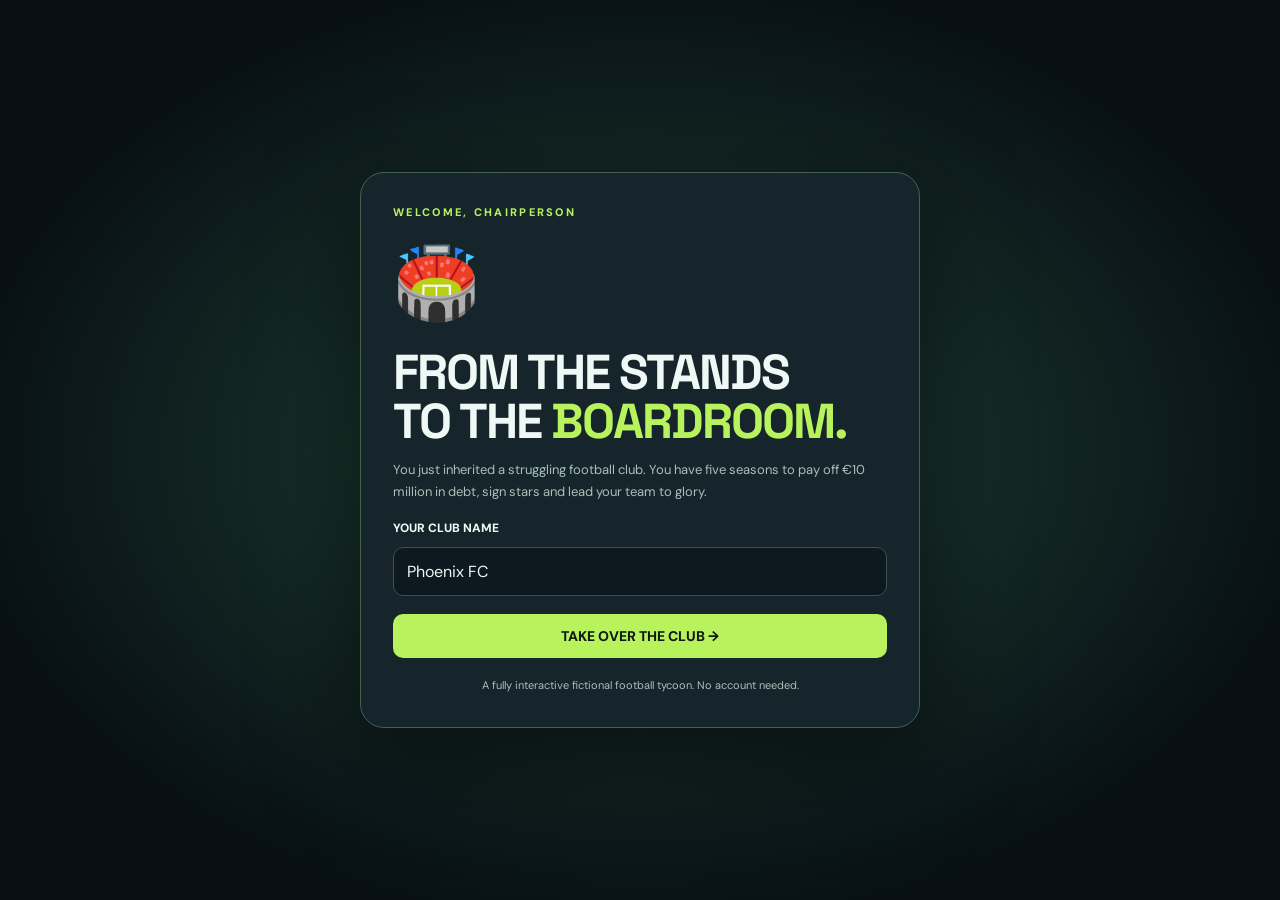
<file: index 2.html>
<!DOCTYPE html>
<html lang="en">
<head>
<meta charset="UTF-8"><meta name="viewport" content="width=device-width,initial-scale=1"><meta name="theme-color" content="#0a1218">
<title>From the Stands to the Boardroom | Football Club Tycoon</title>
<style>
@import url('https://fonts.googleapis.com/css2?family=DM+Sans:wght@400;500;600;700;800&family=Space+Grotesk:wght@400;500;600;700&display=swap');
:root{--bg:#081015;--panel:#111d24;--panel2:#15252c;--line:#273a42;--text:#eef8f4;--muted:#91a4a8;--lime:#b8f35d;--green:#6de8a1;--yellow:#ffd37a;--red:#ff7c82;--radius:18px}*{box-sizing:border-box}body{margin:0;background:var(--bg);color:var(--text);font-family:'DM Sans',sans-serif}button,input,select{font:inherit}button{cursor:pointer}button:disabled{opacity:.38;cursor:not-allowed}h1,h2,h3,h4,p{margin-top:0}h1,h2,h3,.brand,.big{font-family:'Space Grotesk',sans-serif}.app{min-height:100vh;display:grid;grid-template-columns:248px 1fr}.sidebar{background:#0c171d;border-right:1px solid var(--line);padding:26px 16px;display:flex;flex-direction:column;gap:26px;position:sticky;top:0;height:100vh}.logo{font-weight:800;letter-spacing:-1.1px;font-size:24px;line-height:1.05;padding:0 13px}.logo em{font-style:normal;color:var(--lime)}.club-id{margin:0 9px;background:#15262b;border:1px solid #314944;border-radius:14px;padding:13px;display:flex;align-items:center;gap:11px}.crest{width:42px;height:48px;background:var(--lime);color:#0b1714;display:grid;place-items:center;clip-path:polygon(50% 0%,96% 16%,91% 68%,50% 100%,9% 68%,4% 16%);font-weight:900;font-size:18px}.club-id strong{display:block;font-size:13px}.club-id small{display:block;font-size:11px;color:var(--muted);margin-top:4px}.nav-label{padding:0 15px;color:#607a81;font-size:10px;letter-spacing:2px;font-weight:800}.nav{display:grid;gap:5px}.nav button{border:0;background:transparent;color:#9cb0b4;padding:12px 15px;text-align:left;border-radius:11px;display:flex;align-items:center;gap:12px;font-weight:700;font-size:13px}.nav button:hover,.nav button.active{background:#20332d;color:var(--lime)}.nav button span{font-size:18px;width:22px;text-align:center}.sidebar-bottom{margin-top:auto;padding:15px;color:var(--muted);font-size:11px;border-top:1px solid var(--line);line-height:1.7}.sidebar-bottom b{color:var(--lime)}.main{min-width:0;padding:30px clamp(20px,4vw,60px);max-width:1540px;width:100%;margin:auto}.topbar{display:flex;justify-content:space-between;align-items:center;gap:15px;margin-bottom:30px}.eyebrow{color:var(--lime);text-transform:uppercase;letter-spacing:2.3px;font-size:11px;font-weight:800}.top-right{display:flex;gap:10px;align-items:center}.pill{background:#16262d;border:1px solid #294049;border-radius:100px;padding:9px 13px;color:#c9d9d6;font-size:12px;font-weight:700}.pill b{color:var(--lime)}.iconbtn{border:1px solid var(--line);background:#18262c;color:var(--text);border-radius:9px;padding:9px 12px}.hero{position:relative;border:1px solid #344d3c;border-radius:22px;background:radial-gradient(ellipse at 83% 100%,#356b42 0%,transparent 54%),linear-gradient(120deg,#1c3b34,#102229 65%,#152d2a);padding:35px 38px;overflow:hidden;min-height:235px;display:flex;align-items:center;justify-content:space-between;gap:20px;margin-bottom:23px}.hero:after{content:'⚽';font-size:185px;position:absolute;right:65px;top:7px;opacity:.11;transform:rotate(-20deg)}.hero-content{position:relative;z-index:1}.hero h1{font-size:clamp(26px,3.6vw,49px);line-height:1.05;letter-spacing:-2px;max-width:680px;margin:10px 0 12px}.hero p{color:#b5d0c4;font-size:14px;max-width:540px;line-height:1.6;margin:0}.btn{border-radius:10px;border:1px solid transparent;padding:12px 17px;font-weight:800;font-size:12px;display:inline-flex;align-items:center;justify-content:center;gap:8px;transition:transform .12s,filter .12s}.btn:hover:not(:disabled){transform:translateY(-1px);filter:brightness(1.1)}.primary{background:var(--lime);color:#101a13}.secondary{background:#1c3034;color:#e3f6e8;border-color:#345047}.danger{background:#3b222a;color:#ffa6a8;border-color:#6d3943}.hero .btn{margin-top:20px}.sectionhead{display:flex;align-items:center;justify-content:space-between;gap:14px;margin-bottom:16px}.sectionhead h2{font-size:23px;letter-spacing:-.7px;margin:0}.sectionhead span,.hint{color:var(--muted);font-size:12px}.kpis{display:grid;grid-template-columns:repeat(4,minmax(0,1fr));gap:14px;margin-bottom:24px}.card{background:var(--panel);border:1px solid var(--line);border-radius:var(--radius);padding:21px;min-width:0}.kpi-label{color:var(--muted);font-size:12px;font-weight:700}.kpi-value{font-family:'Space Grotesk';font-size:clamp(23px,2.5vw,36px);font-weight:700;letter-spacing:-1.2px;margin:12px 0 6px}.kpi-sub{font-size:11px;color:var(--green)}.kpi-sub.warn{color:var(--yellow)}.split{display:grid;grid-template-columns:1.4fr 1fr;gap:18px;margin-bottom:22px}.card h3{font-size:16px;margin:0 0 18px}.fixture{display:flex;align-items:center;justify-content:space-between;gap:12px;padding:19px;background:var(--panel2);border-radius:13px}.team{text-align:center;flex:1;font-size:12px;font-weight:800}.team-icon{width:55px;height:55px;border:1px solid #3c5d4c;border-radius:15px;display:grid;place-items:center;font-size:24px;margin:0 auto 10px;background:#20382f}.versus{font-size:13px;color:var(--muted);font-weight:800}.progress{height:8px;background:#273b3f;border-radius:50px;overflow:hidden;margin:14px 0}.fill{height:100%;border-radius:50px;background:linear-gradient(90deg,#72b64d,var(--lime))}.row-between{display:flex;justify-content:space-between;align-items:center;gap:10px}.small{font-size:12px;color:var(--muted)}.activity{display:grid;gap:9px}.activity-row{padding:11px 13px;background:var(--panel2);border-radius:10px;display:flex;justify-content:space-between;gap:15px;font-size:12px}.activity-row time{color:#7e979d;font-size:11px;white-space:nowrap}.data-table{width:100%;border-collapse:collapse;text-align:left}.data-table th{font-size:10px;letter-spacing:1px;text-transform:uppercase;color:#78949b;padding:12px;border-bottom:1px solid var(--line)}.data-table td{font-size:12px;border-bottom:1px solid #24363d;padding:14px 12px}.data-table tr:last-child td{border-bottom:0}.tag{display:inline-flex;align-items:center;padding:5px 9px;border-radius:50px;font-size:10px;font-weight:800;background:#203c32;color:var(--lime)}.tag.red{color:#ffa1a6;background:#3e282e}.tag.yellow{color:var(--yellow);background:#443c2c}.stack{display:grid;gap:18px}.grid2{display:grid;grid-template-columns:repeat(2,minmax(0,1fr));gap:16px}.grid3{display:grid;grid-template-columns:repeat(3,minmax(0,1fr));gap:16px}.player{display:flex;align-items:center;gap:12px}.avatar{background:#264138;border:1px solid #3b6250;color:var(--lime);height:40px;width:40px;border-radius:12px;display:grid;place-items:center;font-weight:800}.money{color:var(--lime);font-weight:800}.muted{color:var(--muted)}.player-card{display:flex;flex-direction:column;gap:12px}.player-card .btn{width:100%}.meter{height:7px;background:#293d43;border-radius:8px;overflow:hidden}.meter>div{height:100%;background:var(--lime)}.upgrade-icon{font-size:34px;margin-bottom:4px}.upgrade-level{color:var(--lime);font-weight:800;font-size:12px}.upgrade-card{display:flex;flex-direction:column;gap:11px}.upgrade-card p{font-size:12px;color:var(--muted);line-height:1.6;flex:1;margin:0}.finance-entry{border-bottom:1px solid var(--line);padding:14px 0;display:flex;justify-content:space-between;font-size:13px}.finance-entry:last-child{border-bottom:0}.value-green{color:var(--green);font-weight:800}.value-red{color:var(--red);font-weight:800}.matchbox{text-align:center;padding:25px;background:#152a2a;border:1px solid #385848;border-radius:16px}.score{font-family:'Space Grotesk';font-size:52px;letter-spacing:2px;font-weight:800}.big-feedback{font-size:19px;font-weight:800;margin:9px 0}.match-actions{display:flex;gap:12px;justify-content:center;flex-wrap:wrap}.story{padding:11px 15px;border-left:2px solid var(--lime);color:#c9d9d6;background:#1a302e;font-size:12px;text-align:left;margin:9px auto;max-width:460px;border-radius:0 7px 7px 0}.toast{position:fixed;bottom:22px;right:24px;background:#264231;color:#ddffd6;border:1px solid #70b571;padding:15px 20px;border-radius:12px;box-shadow:0 20px 60px #0007;max-width:360px;z-index:50;font-size:13px;font-weight:700}.modal-backdrop{position:fixed;inset:0;background:#010609da;display:grid;place-items:center;padding:20px;z-index:30}.modal{background:#15252b;border:1px solid #44614c;border-radius:24px;padding:32px;width:min(500px,100%);box-shadow:0 30px 100px #0008}.modal h2{font-size:29px;letter-spacing:-1px}.modal p{font-size:13px;color:#a7c0b9;line-height:1.7}.field{width:100%;padding:13px;background:#0d191f;border:1px solid #3c514e;border-radius:10px;color:var(--text);outline:none;margin:10px 0 18px}.field:focus{border-color:var(--lime)}.choice{display:grid;grid-template-columns:1fr 1fr;gap:10px}.choice button{background:#203832;border:1px solid #41654e;padding:13px;color:#d1f4dc;border-radius:10px;font-weight:800}.choice button:hover{background:#335c42}.result-summary{background:#203830;border-radius:12px;padding:15px;margin:18px 0}.empty{color:var(--muted);font-size:13px;padding:20px 0}.hide{display:none!important}footer{font-size:11px;color:#607880;margin-top:28px}footer b{color:#91bda0}.statline{display:flex;gap:12px;align-items:center;font-size:12px;margin-top:12px}.statline>span:first-child{width:85px;color:var(--muted)}.statline .meter{flex:1}.statline>b{width:26px;text-align:right}.tabs{display:flex;gap:8px;flex-wrap:wrap;margin-bottom:20px}.tabs button{border:1px solid var(--line);background:var(--panel);color:#a6b9b9;border-radius:10px;padding:10px 14px;font-weight:800;font-size:12px}.tabs button.active{background:#2f4c39;color:var(--lime);border-color:#6e996a}@media(max-width:1060px){.app{grid-template-columns:74px 1fr}.sidebar{padding:24px 8px}.logo{font-size:13px;padding:0 5px}.club-id,.nav-label,.nav button .nav-text,.sidebar-bottom{display:none}.nav button{justify-content:center;padding:13px}.nav button span{width:auto}.main{padding:26px}.kpis{grid-template-columns:repeat(2,1fr)}}@media(max-width:650px){.app{display:block}.sidebar{height:auto;position:static;padding:12px;flex-direction:row;align-items:center;border-right:0;border-bottom:1px solid var(--line);gap:7px;overflow:auto}.logo{min-width:88px}.nav{display:flex;gap:3px}.nav button{min-width:44px}.main{padding:18px}.topbar{align-items:flex-start}.top-right{gap:5px;flex-wrap:wrap;justify-content:flex-end}.pill{font-size:10px;padding:8px}.hero{padding:25px;min-height:220px}.hero:after{right:0;font-size:130px}.hero h1{letter-spacing:-1px}.split,.grid2,.grid3{grid-template-columns:1fr}.kpis{gap:10px}.card{padding:16px}.kpi-value{font-size:26px}.data-table th,.data-table td{padding:10px 6px;font-size:10px}.optional-mobile{display:none}.modal{padding:23px}}
</style>
</head><body><div id="app"></div><script>
'use strict';
const KEY='boardroom-save-v1';
const BASE_PLAYERS=[{id:1,name:'Alex Morgan',pos:'ST',rating:71,age:23,wage:450},{id:2,name:'Leo Fernández',pos:'CAM',rating:73,age:25,wage:510},{id:3,name:'Noah Fischer',pos:'CM',rating:69,age:22,wage:350},{id:4,name:'Milan De Vries',pos:'CB',rating:72,age:27,wage:480},{id:5,name:'Oliver Hart',pos:'GK',rating:70,age:26,wage:390},{id:6,name:'Luca Rossi',pos:'LW',rating:68,age:20,wage:310},{id:7,name:'Sam Bennett',pos:'RB',rating:67,age:24,wage:280},{id:8,name:'Mateo Silva',pos:'CDM',rating:70,age:28,wage:400},{id:9,name:'Daniel Price',pos:'LB',rating:68,age:22,wage:320},{id:10,name:'Gabriel Torres',pos:'CB',rating:69,age:24,wage:360},{id:11,name:'Jayden Cole',pos:'RW',rating:70,age:21,wage:370},{id:12,name:'Finn O’Connor',pos:'GK',rating:64,age:20,wage:210},{id:13,name:'Hugo Lambert',pos:'CB',rating:66,age:23,wage:260},{id:14,name:'Emre Yilmaz',pos:'LB',rating:65,age:21,wage:230},{id:15,name:'Oscar Jensen',pos:'CM',rating:67,age:25,wage:290},{id:16,name:'Lucas Pereira',pos:'RW',rating:66,age:20,wage:250},{id:17,name:'Benjamin Scott',pos:'ST',rating:68,age:24,wage:340},{id:18,name:'Nico Müller',pos:'CDM',rating:65,age:22,wage:240}];
const MARKET=[{id:101,name:'Ethan Brooks',pos:'ST',rating:82,age:24,cost:2200000,wage:1100},{id:102,name:'Thiago Costa',pos:'CAM',rating:79,age:22,cost:1600000,wage:850},{id:103,name:'Jonas Weber',pos:'CB',rating:81,age:25,cost:1900000,wage:900},{id:104,name:'Emil Sørensen',pos:'GK',rating:78,age:23,cost:1250000,wage:700},{id:105,name:'Rafael Mendes',pos:'LW',rating:76,age:21,cost:990000,wage:580},{id:106,name:'James Okafor',pos:'CM',rating:75,age:19,cost:890000,wage:470},{id:107,name:'Victor Moreau',pos:'RB',rating:80,age:26,cost:1750000,wage:830},{id:108,name:'Finn Walker',pos:'CDM',rating:77,age:24,cost:1150000,wage:590}];
const CLUBS=['Kingsport United','Riverside Athletic','Northcastle FC','Westbridge City','Ironport Rovers','Olympic Albion','Southbay FC','Redmont Wanderers','Crownfield AFC'];
const MAX_MATCHES=10;
const fmt=n=>'€'+Math.round(n).toLocaleString('en-US');
const compact=n=> n<0?'-€'+Math.abs(n/1e6).toFixed(2)+'M': '€'+(n/1e6).toFixed(2)+'M';
const esc=s=>String(s).replace(/[&<>"']/g,c=>({'&':'&amp;','<':'&lt;','>':'&gt;','"':'&quot;',"'":'&#39;'}[c]));
const fresh=(name='Phoenix FC')=>({club:name,season:1,week:1,budget:3500000,debt:10000000,points:0,wins:0,draws:0,losses:0,goalsFor:0,goalsAgainst:0,fans:6000,morale:65,reputation:24,training:1,stadium:1,academy:1,players:structuredClone(BASE_PLAYERS),market:structuredClone(MARKET),history:[{text:'You have taken control of the club. A new era begins.',week:1,season:1}],lastMatch:null,lastEvent:null,careerScore:0,ended:false,squadUpgradeV2:true});
function load(){try{const x=JSON.parse(localStorage.getItem(KEY));if(x&&Array.isArray(x.players)&&Number.isFinite(x.budget)){
// Upgrade saves created before the 18-player squad update without resetting achievements or transactions.
if(!x.squadUpgradeV2){const existing=new Set([...x.players,...(x.market||[])].map(p=>p.id));
for(const p of BASE_PLAYERS.filter(p=>p.id>=9)){if(!existing.has(p.id))x.players.push(structuredClone(p))}
x.squadUpgradeV2=true;localStorage.setItem(KEY,JSON.stringify(x));}
return x}}catch(e){}return null}
let state=load(),screen='dashboard',modal=null,toastTimer=0,tab='all';
function save(){localStorage.setItem(KEY,JSON.stringify(state))}function note(text){state.history.unshift({text,week:state.week,season:state.season});state.history=state.history.slice(0,25)}
function notify(text){const old=document.querySelector('.toast');if(old)old.remove();const el=document.createElement('div');el.className='toast';el.textContent=text;document.body.append(el);clearTimeout(toastTimer);toastTimer=setTimeout(()=>el.remove(),3700)}
function avg(){return Math.round(state.players.reduce((x,p)=>x+p.rating,0)/state.players.length)}
function wages(){return state.players.reduce((x,p)=>x+p.wage,0)}
function nextOpponent(){return CLUBS[(state.week-1+(state.season-1)*3)%CLUBS.length]}
function winrate(){const total=state.wins+state.draws+state.losses;return total?Math.round(state.wins/total*100):0}
function icon(n){return ({dashboard:'◫',squad:'♟',transfers:'⇄',match:'⚽',facilities:'⌂',finance:'▥',history:'◷'})[n]}
function header(title,subtitle){return `<div class="sectionhead"><div><div class="eyebrow">SEASON ${state.season} / WEEK ${state.week}</div><h2 style="margin-top:8px">${title}</h2><span>${subtitle}</span></div></div>`}
function kpi(label,value,sub,warning=false){return `<div class="card"><div class="kpi-label">${label}</div><div class="kpi-value">${value}</div><div class="kpi-sub ${warning?'warn':''}">${sub}</div></div>`}
function home(){return `<div class="hero"><div class="hero-content"><div class="eyebrow">THE CLUB IS YOURS. THE PRESSURE IS REAL.</div><h1>From the Stands<br>to the <span style="color:var(--lime)">Boardroom.</span></h1><p>Turn ${esc(state.club)} from a debt-ridden underdog into a football powerhouse. Five seasons. One legacy.</p><button class="btn primary" data-action="page" data-target="match">⚽ Play Next Match →</button></div></div><div class="kpis">${kpi('Club Budget',compact(state.budget),state.budget<500000?'Cash is running low':'Available transfer funds',state.budget<500000)}${kpi('League Points',state.points+' PTS',`${state.wins}W · ${state.draws}D · ${state.losses}L`)}${kpi('Squad Rating',avg()+' OVR',state.players.length+' first-team players')}${kpi('Outstanding Debt',compact(state.debt),state.debt===0?'Debt-free club!':'Reduce debt to increase your score',true)}</div><div class="split"><div class="card"><h3>⚽ Next Fixture</h3>${fixture()}<div class="row-between" style="margin-top:18px"><span class="small">Team morale</span><b>${state.morale}%</b></div><div class="progress"><div class="fill" style="width:${state.morale}%"></div></div><button class="btn primary" data-action="page" data-target="match" style="width:100%;margin-top:12px">Go to Match Center →</button></div><div class="card"><h3>🏆 The Five-Season Challenge</h3><p class="small" style="line-height:1.8">Build a competitive squad, pay off your debt and win the title before Season 5 ends.</p>${stat('Season completed',Math.round(((state.season-1)*MAX_MATCHES+state.week-1)/50*100),100)}${stat('Club reputation',state.reputation,100)}${stat('Fan happiness',Math.min(100,Math.round(state.fans/200)),100)}<div class="row-between" style="margin-top:22px"><span class="small">Manager score</span><b style="color:var(--lime)">${score().toLocaleString()} pts</b></div></div></div><div class="split"><div class="card"><div class="sectionhead"><h3 style="margin:0">Boardroom Bulletin</h3><span>Latest decisions</span></div>${activity(4)}</div><div class="card"><h3>Quick Actions</h3><div class="stack"><button class="btn secondary" data-action="page" data-target="transfers">⇄ Scout the Transfer Market</button><button class="btn secondary" data-action="page" data-target="facilities">⌂ Invest in Club Facilities</button><button class="btn secondary" data-action="page" data-target="finance">▥ Review Club Finances</button></div></div></div>`}
function stat(title,value,max){return `<div class="statline"><span>${title}</span><div class="meter"><div style="width:${Math.max(0,Math.min(100,value/max*100))}%"></div></div><b>${value}%</b></div>`}
function fixture(){return `<div class="fixture"><div class="team"><div class="team-icon">🛡️</div>${esc(state.club)}</div><div class="versus">VS<br><span style="font-size:10px">WEEK ${state.week}</span></div><div class="team"><div class="team-icon">⚔️</div>${nextOpponent()}</div></div>`}
function activity(num=30){return `<div class="activity">${state.history.slice(0,num).map(x=>`<div class="activity-row"><span>${esc(x.text)}</span><time>S${x.season} · W${x.week}</time></div>`).join('')}</div>`}
function squad(){return `${header('The Dressing Room','Your squad is the heartbeat of your club. Better players improve match results.')}<div class="kpis">${kpi('Overall Rating',avg(),'Average player rating')}${kpi('First Team',state.players.length,'Registered players')}${kpi('Weekly Wages',fmt(wages()),'Paid after each match',true)}${kpi('Team Morale',state.morale+'%','Boosted by victories and training')}</div><div class="card"><div class="sectionhead"><h3 style="margin:0">First Team Squad</h3><span>Transfer out players to free up cash</span></div><div style="overflow-x:auto"><table class="data-table"><thead><tr><th>Player</th><th>Role</th><th>Age</th><th>OVR</th><th>Market Value</th><th></th></tr></thead><tbody>${state.players.map(p=>`<tr><td><div class="player"><span class="avatar">${p.name.split(' ').map(s=>s[0]).slice(0,2).join('')}</span><b>${esc(p.name)}</b></div></td><td><span class="tag">${p.pos}</span></td><td>${p.age}</td><td><b>${p.rating}</b></td><td>${fmt(playerValue(p))}</td><td><button class="btn secondary" data-action="sell" data-id="${p.id}" ${state.players.length<=11?'disabled':''}>Sell</button></td></tr>`).join('')}</tbody></table></div></div>`}
function playerValue(p){return Math.round(Math.pow(p.rating/70,4)*600000/10000)*10000}
function transfers(){let list=state.market.filter(p=>tab==='all'||p.pos===tab);return `${header('Transfer Market','Find the difference-maker. Every signing has a price.')}<div class="kpis">${kpi('Transfer Budget',compact(state.budget),'Available funds')}${kpi('Squad Rating',avg()+' OVR','Higher = better results')}${kpi('Players Available',state.market.length,'One-time transfer targets')}${kpi('Wage Bill',fmt(wages()),'Weekly expenses')}</div><div class="tabs">${['all','ST','CAM','CM','CB','GK','LW','RW','RB','LB','CDM'].map(t=>`<button class="${tab===t?'active':''}" data-action="tab" data-id="${t}">${t==='all'?'All Players':t}</button>`).join('')}</div><div class="grid3">${list.map(p=>`<div class="card player-card"><div class="row-between"><div class="tag">${p.pos}</div><span class="small">AGE ${p.age}</span></div><div class="player"><span class="avatar" style="width:52px;height:52px">${p.name.split(' ').map(s=>s[0]).slice(0,2).join('')}</span><div><b>${esc(p.name)}</b><div class="small">Potential first-team signing</div></div></div><div class="row-between"><span class="small">Overall Rating</span><b style="font-size:20px;color:var(--lime)">${p.rating}</b></div><div class="meter"><div style="width:${p.rating}%"></div></div><div class="row-between"><b class="money">${fmt(p.cost)}</b><span class="small">${fmt(p.wage)}/wk</span></div><button class="btn ${state.budget>=p.cost?'primary':'secondary'}" data-action="buy" data-id="${p.id}" ${state.budget<p.cost?'disabled':''}>${state.budget<p.cost?'Insufficient Funds':'Sign Player →'}</button></div>`).join('')||'<div class="empty">No players in this position are currently available.</div>'}</div>`}
function match(){return `${header('Match Center','Make the tactical call, then watch the result unfold.')}<div class="split"><div class="card"><h3>Upcoming League Fixture</h3>${fixture()}<div class="row-between" style="margin:18px 0"><span class="small">Your squad rating: <b>${avg()}</b></span><span class="small">Morale: <b>${state.morale}%</b></span></div><div class="row-between"><span class="small">Season progress</span><span class="small">Match ${state.week} of ${MAX_MATCHES}</span></div><div class="progress"><div class="fill" style="width:${(state.week-1)/MAX_MATCHES*100}%"></div></div><button class="btn primary" data-action="tactics" style="width:100%;margin-top:13px">⚡ Select Tactics & Kick Off</button></div><div class="card"><h3>League Form</h3><div class="kpi-value">${state.points} <span style="font-size:15px;color:var(--muted)">points</span></div><div class="small">${state.wins} Wins · ${state.draws} Draws · ${state.losses} Losses</div>${stat('Win rate',winrate(),100)}<div class="row-between" style="margin-top:30px"><span class="small">Goals scored</span><b>${state.goalsFor}</b></div><div class="row-between" style="margin-top:12px"><span class="small">Goals conceded</span><b>${state.goalsAgainst}</b></div></div></div>${state.lastMatch?`<div class="card"><h3>Previous Match</h3><div class="matchbox"><span class="small">${esc(state.lastMatch.opponent)}</span><div class="score">${state.lastMatch.ours} — ${state.lastMatch.theirs}</div><div class="big-feedback">${state.lastMatch.ours>state.lastMatch.theirs?'VICTORY':state.lastMatch.ours<state.lastMatch.theirs?'DEFEAT':'DRAW'}</div><span class="small">Tactic: ${esc(state.lastMatch.tactic)}</span></div></div>`:''}`}
const UPGRADE_META={stadium:{name:'Stadium Expansion',icon:'🏟️',description:'More seats, higher ticket revenue and faster fan growth.',base:450000},training:{name:'Training Complex',icon:'🏋️',description:'Better coaching improves player strength and morale.',base:400000},academy:{name:'Youth Academy',icon:'🌱',description:'Invest in the future. Unlock a promising youngster each season.',base:320000}};
function upgradeCost(k){return UPGRADE_META[k].base*state[k]}
function facilities(){return `${header('Club Facilities','Smart investments pay off. Build something that lasts.')}<div class="kpis">${kpi('Available Cash',compact(state.budget),'Spend wisely')}${kpi('Stadium Level',state.stadium+'/5','Ticket income multiplier')}${kpi('Training Level',state.training+'/5','Squad performance boost')}${kpi('Academy Level',state.academy+'/5','Next generation talent')}</div><div class="grid3">${Object.entries(UPGRADE_META).map(([k,v])=>`<div class="card upgrade-card"><div class="upgrade-icon">${v.icon}</div><h3 style="margin:0">${v.name}</h3><div class="upgrade-level">LEVEL ${state[k]} / 5</div><div class="meter"><div style="width:${state[k]/5*100}%"></div></div><p>${v.description}</p><div class="row-between"><span class="small">Upgrade cost</span><b class="money">${state[k]>=5?'MAXED':fmt(upgradeCost(k))}</b></div><button class="btn primary" data-action="upgrade" data-id="${k}" ${state[k]>=5||state.budget<upgradeCost(k)?'disabled':''}>${state[k]>=5?'Fully Upgraded':'Upgrade Facility →'}</button></div>`).join('')}</div>`}
function finance(){let ticket=Math.round((55000+state.fans*11)*(.7+state.stadium*.4));let sponsor=90000+state.reputation*2300;return `${header('Finance Office','Football glory means nothing if the club goes bankrupt.')}<div class="kpis">${kpi('Cash Balance',compact(state.budget),'Current reserves',state.budget<0)}${kpi('Outstanding Debt',compact(state.debt),'Original debt: €10.00M',true)}${kpi('Next Match Revenue',fmt(ticket+sponsor),'Estimated income')}${kpi('Weekly Wage Bill',fmt(wages()),'Operating expense',true)}</div><div class="split"><div class="card"><h3>Projected Matchday Cash Flow</h3><div class="finance-entry"><span>Ticket sales</span><span class="value-green">+ ${fmt(ticket)}</span></div><div class="finance-entry"><span>Sponsorship income</span><span class="value-green">+ ${fmt(sponsor)}</span></div><div class="finance-entry"><span>Player salaries</span><span class="value-red">− ${fmt(wages())}</span></div><div class="finance-entry"><span>Stadium operating expenses</span><span class="value-red">− ${fmt(40000+state.stadium*9000)}</span></div><div class="finance-entry"><b>Projected net cash flow</b><b class="money">${fmt(ticket+sponsor-wages()-(40000+state.stadium*9000))}</b></div></div><div class="card"><h3>Pay Down Club Debt</h3><p class="small" style="line-height:1.8">Every euro of debt paid brings you closer to sustainable success. Pay off your creditors to boost your final boardroom rating.</p><div class="big" style="font-size:35px;margin:22px 0;color:var(--yellow)">${compact(state.debt)}</div><button class="btn primary" style="width:100%" data-action="repay" ${state.debt<=0||state.budget<100000?'disabled':''}>Repay €500,000 (or available amount)</button><p class="small" style="margin-top:18px">Tip: Income is automatically collected after every match.</p></div></div>`}
function history(){return `${header('Boardroom Archive','Every decision builds your legacy.')}<div class="kpis">${kpi('Season',state.season+'/5','Your career journey')}${kpi('Career Score',score().toLocaleString(),'Legacy points')}${kpi('Matches Played',state.wins+state.draws+state.losses,'Since your takeover')}${kpi('Club Reputation',state.reputation+'/100','Public perception')}</div><div class="card"><h3>Club Timeline</h3>${activity(25)}</div><div class="card" style="margin-top:18px"><h3>Game Controls</h3><p class="small">Your progress saves automatically on this device. Restart only if you want a completely new challenge.</p><button class="btn danger" data-action="reset">↻ Start a New Career</button></div>`}
function score(){return state.points*25+Math.round(state.reputation*12)+state.stadium*100+state.training*100+state.academy*100+Math.floor((10000000-state.debt)/12000)+Math.round(Math.max(0,state.budget)/18000)+state.careerScore}
function render(){document.querySelector('#overlay')?.remove();if(!state){setup();return}let titles={dashboard:'DASHBOARD',squad:'TEAM MANAGEMENT',transfers:'SCOUTING DEPARTMENT',match:'MATCHDAY',facilities:'CLUB DEVELOPMENT',finance:'FINANCIAL STRATEGY',history:'CLUB LEGACY'};let content={dashboard:home,squad,transfers,match,facilities,finance,history};document.getElementById('app').innerHTML=`<div class="app"><aside class="sidebar"><div class="logo">THE<br><em>BOARDROOM.</em></div><div class="club-id"><div class="crest">${state.club.split(' ').map(s=>s[0]).slice(0,2).join('')}</div><div><strong>${esc(state.club)}</strong><small>MANAGER CAREER</small></div></div><div class="nav-label">CLUB MANAGEMENT</div><nav class="nav">${Object.entries({dashboard:'Dashboard',squad:'My Squad',transfers:'Transfers',match:'Match Center',facilities:'Facilities',finance:'Finances',history:'Club History'}).map(([key,name])=>`<button class="${screen===key?'active':''}" data-action="page" data-target="${key}"><span>${icon(key)}</span><span class="nav-text">${name}</span></button>`).join('')}</nav><div class="sidebar-bottom">SAVE STATUS<br><b>● AUTOSAVED LOCALLY</b><br><br>A football business simulation.<br>Built for the beautiful game.</div></aside><main class="main"><div class="topbar"><div class="eyebrow">${titles[screen]}</div><div class="top-right"><div class="pill">SEASON <b>${state.season}/5</b></div><div class="pill">WEEK <b>${state.week}/${MAX_MATCHES}</b></div><button class="iconbtn" title="Game guide" data-action="help">?</button></div></div>${content[screen]()}<footer>© THE BOARDROOM · A fictional football management simulation · <b>Progress automatically saved</b></footer></main></div>`;if(modal)showModal()}
function setup(){document.getElementById('app').innerHTML=`<main style="min-height:100vh;display:grid;place-items:center;padding:22px;background:radial-gradient(ellipse at center,#214536,#081015 75%)"><div class="modal" style="max-width:560px;width:100%"><div class="eyebrow">WELCOME, CHAIRPERSON</div><div style="font-size:70px;margin:19px 0">🏟️</div><h1 style="font-size:clamp(33px,6vw,49px);line-height:1;letter-spacing:-2px;margin-bottom:13px">FROM THE STANDS<br>TO THE <span style="color:var(--lime)">BOARDROOM.</span></h1><p>You just inherited a struggling football club. You have five seasons to pay off €10 million in debt, sign stars and lead your team to glory.</p><label style="font-weight:800;font-size:12px">YOUR CLUB NAME</label><input id="clubname" class="field" value="Phoenix FC" maxlength="24" aria-label="Your club name"><button class="btn primary" id="startgame" style="width:100%;font-size:14px">TAKE OVER THE CLUB →</button><p style="text-align:center;margin:18px 0 0;font-size:11px">A fully interactive fictional football tycoon. No account needed.</p></div></main>`;document.querySelector('#startgame').onclick=()=>{let name=document.querySelector('#clubname').value.trim().slice(0,24)||'Phoenix FC';state=fresh(name);save();render();notify('The board has handed you the keys. Good luck, boss!')};document.querySelector('#clubname').addEventListener('keydown',e=>{if(e.key==='Enter')document.querySelector('#startgame').click()})}
function showModal(){let body='';if(modal.type==='transferConfirm'){const buying=modal.action==='buy';const p=buying?state.market.find(x=>x.id===modal.id):state.players.find(x=>x.id===modal.id);if(!p){closeModal();return}const price=buying?p.cost:playerValue(p);body=`<div class="eyebrow">TRANSFER CONFIRMATION</div><h2>${buying?'Confirm signing':'Confirm sale'}</h2><p>Are you sure you want to ${buying?'sign':'sell'} <b>${esc(p.name)}</b> (${esc(p.pos)}, ${p.rating} OVR)?</p><div class="result-summary"><div class="row-between"><span>${buying?'Transfer fee':'Sale proceeds'}</span><b class="${buying?'value-red':'value-green'}">${buying?'−':'+'}${fmt(price)}</b></div><div class="row-between" style="margin-top:12px"><span>Weekly wage ${buying?'added':'saved'}</span><b>${fmt(p.wage)}</b></div><div class="row-between" style="margin-top:12px"><span>Squad size after transfer</span><b>${state.players.length+(buying?1:-1)} players</b></div></div><div class="choice"><button data-action="dismiss">Cancel</button><button data-action="confirmtransfer" class="btn primary">${buying?'Confirm Signing':'Confirm Sale'}</button></div>`}else if(modal.type==='tactics'){body=`<div class="eyebrow">MATCHDAY DECISION</div><h2>Your tactical approach</h2><p>Choose your style of play against ${nextOpponent()}. Attacking creates more chances but opens up your defence.</p><div class="stack"><button class="btn secondary" data-action="play" data-id="defensive">🛡️ Defensive — Protect your goal</button><button class="btn secondary" data-action="play" data-id="balanced">⚖️ Balanced — Control the match</button><button class="btn primary" data-action="play" data-id="attacking">⚡ Attacking — Go for glory</button></div>`}else if(modal.type==='result'){let r=state.lastMatch;body=`<div class="eyebrow">FULL-TIME WHISTLE</div><h2>${r.ours>r.theirs?'A glorious victory!':r.ours<r.theirs?'A tough result.':'Honours even.'}</h2><div class="matchbox"><div class="small">${esc(state.club)} — ${esc(r.opponent)}</div><div class="score">${r.ours} – ${r.theirs}</div><div class="big-feedback">${r.ours>r.theirs?'THREE POINTS!':r.ours<r.theirs?'BACK TO THE DRAWING BOARD':'ONE POINT EARNED'}</div></div><div class="result-summary"><div class="row-between"><span>Matchday earnings</span><b class="value-green">+${fmt(r.revenue)}</b></div><div class="row-between" style="margin-top:12px"><span>Running costs</span><b class="value-red">−${fmt(r.costs)}</b></div><div class="row-between" style="margin-top:12px"><span>League points</span><b>+${r.points}</b></div></div><button class="btn primary" style="width:100%" data-action="dismiss">Continue Career →</button>`}else if(modal.type==='season'){body=`<div class="eyebrow">SEASON REVIEW</div><h2>Season ${state.season} Complete!</h2><p>Your club has battled through ten league matches. The board evaluates your performance before the new campaign begins.</p><div class="result-summary"><div class="row-between"><span>League points</span><b>${state.points}</b></div><div class="row-between" style="margin-top:10px"><span>Season record</span><b>${state.wins}W / ${state.draws}D / ${state.losses}L</b></div><div class="row-between" style="margin-top:10px"><span>Reputation</span><b>${state.reputation}/100</b></div></div><p>${state.points>=21?'An outstanding campaign! The supporters are dreaming big.':state.points>=14?'A respectable season. Keep building the project.':'The board expects improvement next season.'}</p><button class="btn primary" style="width:100%" data-action="nextseason">${state.season===5?'View Final Legacy':'Start Next Season →'}</button>`}else if(modal.type==='end'){body=`<div class="eyebrow">THE FINAL WHISTLE</div><h2>Your five-year legacy</h2><p>The board has completed its review of your time in charge of ${esc(state.club)}.</p><div class="matchbox"><span class="small">FINAL MANAGER RATING</span><div class="score" style="color:var(--lime)">${score().toLocaleString()}</div><div class="big-feedback">${state.debt===0&&state.reputation>=65?'CLUB LEGEND':score()>2100?'MASTER STRATEGIST':score()>1200?'PROMISING CHAIRPERSON':'REBUILD REQUIRED'}</div></div><div class="result-summary"><div class="row-between"><span>Debt remaining</span><b>${compact(state.debt)}</b></div><div class="row-between" style="margin-top:10px"><span>Career reputation</span><b>${state.reputation}/100</b></div><div class="row-between" style="margin-top:10px"><span>Total wins</span><b>${state.wins}</b></div></div><button class="btn primary" style="width:100%" data-action="dismiss">Explore Your Legacy</button>`}else if(modal.type==='confirm'){body=`<h2>Start a new career?</h2><p>This will permanently replace your current saved club. Are you sure?</p><div class="choice"><button data-action="dismiss">Cancel</button><button data-action="confirmreset">Start Fresh</button></div>`}else{body=`<h2>How to Play</h2><p><b>Goal:</b> Build the best possible football club across five seasons (10 matches per season). Your final score rewards wins, reputation, facilities, cash and debt reduction.</p><p><b>Transfers:</b> Sign better players to improve your chances in matches. Sell existing players if you need cash.</p><p><b>Matches:</b> Choose a tactical approach and receive ticket/sponsor income after each game. Results use your squad rating, training level, morale and an element of chance.</p><p><b>Facilities:</b> Expand the stadium for ticket revenue; improve training for performance; invest in your academy for future players.</p><p><b>Finance:</b> Repay club debt before your five seasons are up. Everything autosaves on this browser.</p><button class="btn primary" style="width:100%" data-action="dismiss">Let's Play</button>`}const el=document.createElement('div');el.className='modal-backdrop';el.id='overlay';el.innerHTML=`<div class="modal" role="dialog" aria-modal="true">${body}</div>`;document.body.appendChild(el)}
function closeModal(){document.querySelector('#overlay')?.remove();modal=null}
function play(tactic){if(state.ended)return notify('Your five-season career is complete.');let enemy=65+((state.week*7+state.season*11)%15);let strength=avg()+state.training*2+(state.morale-50)/10;let bonus={defensive:-.26,balanced:0,attacking:.36}[tactic];function goals(attack,defense){let x=Math.max(.12,1.05+(attack-defense)*.061+bonus);let outcome=0;for(let i=0;i<5;i++)if(Math.random()<Math.min(.78,x/5))outcome++;return outcome}let ours=goals(strength,enemy),theirs=goals(enemy,strength)-(tactic==='defensive'?1:0)+(tactic==='attacking'&&Math.random()<.33?1:0);theirs=Math.max(0,theirs);let pts=ours>theirs?3:ours===theirs?1:0;let ticket=Math.round((55000+state.fans*11)*(.7+state.stadium*.4));let sponsor=90000+state.reputation*2300;let rev=ticket+sponsor;let costs=wages()+40000+state.stadium*9000;state.budget+=rev-costs;state.points+=pts;state.goalsFor+=ours;state.goalsAgainst+=theirs;if(pts===3){state.wins++;state.morale=Math.min(100,state.morale+7);state.fans+=800+state.stadium*150;state.reputation=Math.min(100,state.reputation+3)}else if(pts===1){state.draws++;state.morale=Math.min(100,state.morale+1);state.fans+=120;state.reputation=Math.min(100,state.reputation+1)}else{state.losses++;state.morale=Math.max(15,state.morale-5);state.fans=Math.max(2000,state.fans-240);state.reputation=Math.max(10,state.reputation-1)}let opponent=nextOpponent();state.lastMatch={ours,theirs,opponent,points:pts,revenue:rev,costs,tactic:tactic[0].toUpperCase()+tactic.slice(1)};note(`${state.club} ${ours}–${theirs} ${opponent} · ${pts} league points`);state.week++;let end=state.week>MAX_MATCHES;if(end)state.week=MAX_MATCHES;save();closeModal();modal={type:'result'};render();if(end)state.lastEvent='season'}
function nextSeason(){closeModal();if(state.season>=5){state.ended=true;note('Your five-season career has concluded.');save();modal={type:'end'};render();return}let previous=state.season;let prize=Math.round((state.points/30)*950000+150000);state.budget+=prize;note(`Season ${previous} prize money: ${fmt(prize)}.`);state.season++;state.week=1;state.points=0;state.wins=0;state.draws=0;state.losses=0;state.goalsFor=0;state.goalsAgainst=0;state.morale=Math.min(100,state.morale+5);if(state.academy>=2){let id=200+state.season;let talent={id,name:['Kai Jensen','Aiden Clarke','Marco Bianchi','Isaac Novak'][state.season-2],pos:['CM','ST','CB','LW'][state.season-2],rating:65+state.academy*3+state.season,age:18,wage:200};state.players.push(talent);note(`Academy breakthrough! ${talent.name} joins your squad.`)}note(`Season ${state.season} begins. The board expects progress.`);state.lastEvent=null;state.lastMatch=null;screen='dashboard';save();render();notify(`Season ${state.season} has started. Prize money: ${fmt(prize)}`)}
function transact(action,id){if(action==='buy'){let p=state.market.find(p=>p.id==id);if(!p)return;if(state.budget<p.cost)return notify('Insufficient transfer funds.');state.budget-=p.cost;state.players.push(p);state.market=state.market.filter(x=>x.id!==p.id);state.reputation=Math.min(100,state.reputation+1);note(`Signed ${p.name} for ${fmt(p.cost)}.`);notify(`${p.name} has signed for ${state.club}!`)}if(action==='sell'){let p=state.players.find(p=>p.id==id);if(!p||state.players.length<=11)return notify('You must keep at least 11 players in your squad.');let amount=playerValue(p);state.budget+=amount;state.players=state.players.filter(x=>x.id!==p.id);state.morale=Math.max(10,state.morale-2);note(`Sold ${p.name} for ${fmt(amount)}.`);notify(`${p.name} sold for ${fmt(amount)}.`)}if(action==='upgrade'){if(!UPGRADE_META[id]||state[id]>=5||state.budget<upgradeCost(id))return;let price=upgradeCost(id);state.budget-=price;state[id]++;if(id==='training'){state.morale=Math.min(100,state.morale+4);state.players=state.players.map(p=>({...p,rating:Math.min(95,p.rating+1)}))}note(`${UPGRADE_META[id].name} upgraded to Level ${state[id]}.`);notify(`${UPGRADE_META[id].name} upgraded!`)}if(action==='repay'){let amount=Math.min(500000,state.debt,Math.floor(state.budget/100000)*100000);if(amount<100000)return;state.budget-=amount;state.debt-=amount;state.reputation=Math.min(100,state.reputation+2);note(`Paid ${fmt(amount)} toward outstanding club debt.`);notify(`${fmt(amount)} repaid. Strong financial leadership!`)}save();render()}
document.addEventListener('click',e=>{let btn=e.target.closest('[data-action]');if(!btn)return;let action=btn.dataset.action,id=btn.dataset.id;if(action==='page'){closeModal();screen=btn.dataset.target;render();window.scrollTo(0,0)}else if(action==='tab'){tab=id;render()}else if(['buy','sell','upgrade','repay'].includes(action)){if(state.ended)return notify('Career complete. Start a new save to play again.');if(action==='buy'||action==='sell'){modal={type:'transferConfirm',action,id:Number(id)};render()}else transact(action,id)}else if(action==='confirmtransfer'){if(modal?.type!=='transferConfirm')return;const requestedAction=modal.action,requestedId=modal.id;closeModal();transact(requestedAction,requestedId)}else if(action==='tactics'){if(state.ended)return notify('Your career has ended.');modal=state.lastEvent==='season'?{type:'season'}:{type:'tactics'};render()}else if(action==='play'){play(id)}else if(action==='dismiss'){let endedMatch=modal?.type==='result'&&state.lastEvent==='season';closeModal();if(endedMatch){modal={type:'season'};render()}else render()}else if(action==='nextseason')nextSeason();else if(action==='help'){modal={type:'help'};render()}else if(action==='reset'){modal={type:'confirm'};render()}else if(action==='confirmreset'){localStorage.removeItem(KEY);state=null;modal=null;document.querySelector('#overlay')?.remove();setup()}});
render();
</script></body></html>
</file>
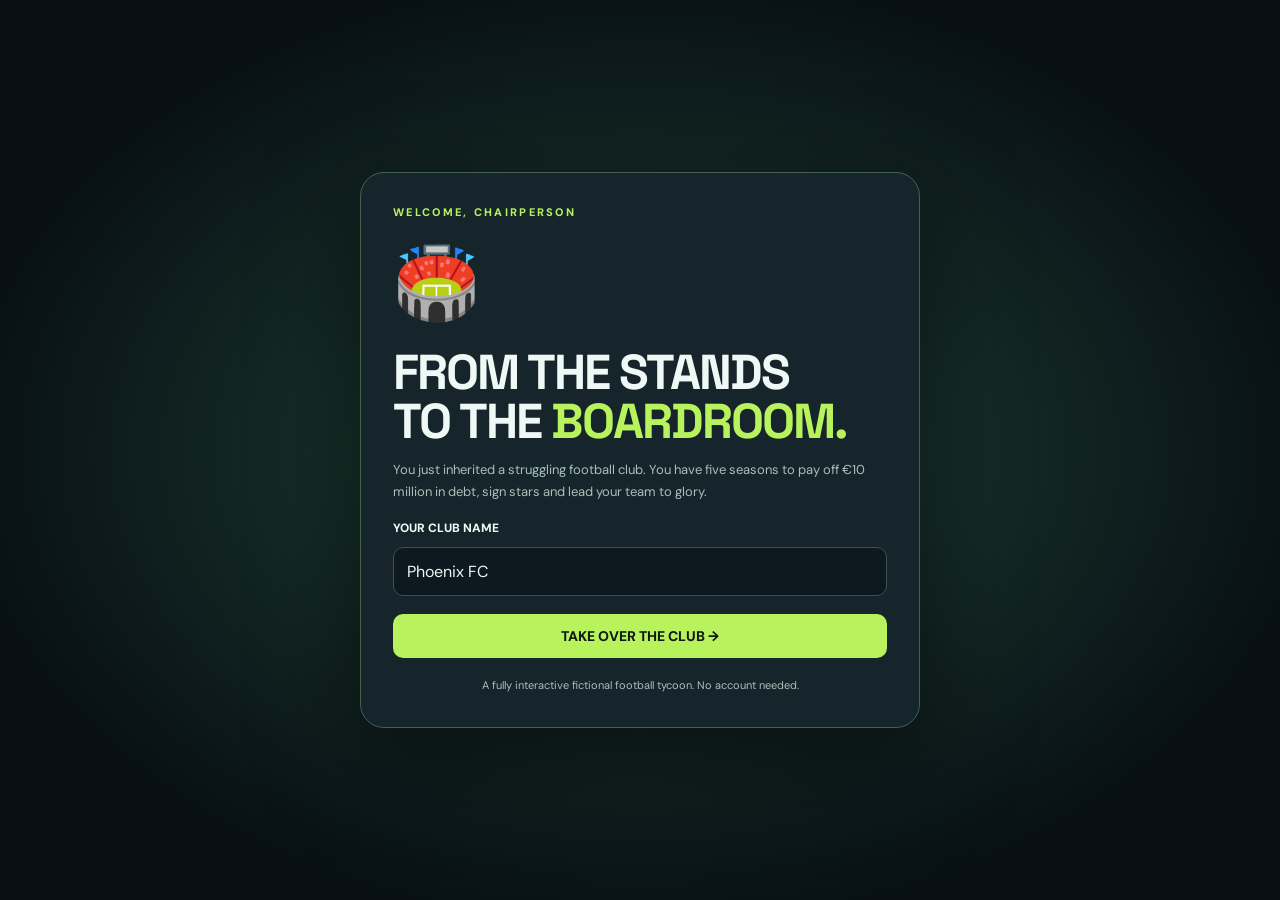
<file: index 3.html>
<!DOCTYPE html>
<html lang="en">
<head>
<meta charset="UTF-8"><meta name="viewport" content="width=device-width,initial-scale=1"><meta name="theme-color" content="#0a1218">
<title>From the Stands to the Boardroom | Football Club Tycoon</title>
<style>
@import url('https://fonts.googleapis.com/css2?family=DM+Sans:wght@400;500;600;700;800&family=Space+Grotesk:wght@400;500;600;700&display=swap');
:root{--bg:#081015;--panel:#111d24;--panel2:#15252c;--line:#273a42;--text:#eef8f4;--muted:#91a4a8;--lime:#b8f35d;--green:#6de8a1;--yellow:#ffd37a;--red:#ff7c82;--radius:18px}*{box-sizing:border-box}body{margin:0;background:var(--bg);color:var(--text);font-family:'DM Sans',sans-serif}button,input,select{font:inherit}button{cursor:pointer}button:disabled{opacity:.38;cursor:not-allowed}h1,h2,h3,h4,p{margin-top:0}h1,h2,h3,.brand,.big{font-family:'Space Grotesk',sans-serif}.app{min-height:100vh;display:grid;grid-template-columns:248px 1fr}.sidebar{background:#0c171d;border-right:1px solid var(--line);padding:26px 16px;display:flex;flex-direction:column;gap:26px;position:sticky;top:0;height:100vh}.logo{font-weight:800;letter-spacing:-1.1px;font-size:24px;line-height:1.05;padding:0 13px}.logo em{font-style:normal;color:var(--lime)}.club-id{margin:0 9px;background:#15262b;border:1px solid #314944;border-radius:14px;padding:13px;display:flex;align-items:center;gap:11px}.crest{width:42px;height:48px;background:var(--lime);color:#0b1714;display:grid;place-items:center;clip-path:polygon(50% 0%,96% 16%,91% 68%,50% 100%,9% 68%,4% 16%);font-weight:900;font-size:18px}.club-id strong{display:block;font-size:13px}.club-id small{display:block;font-size:11px;color:var(--muted);margin-top:4px}.nav-label{padding:0 15px;color:#607a81;font-size:10px;letter-spacing:2px;font-weight:800}.nav{display:grid;gap:5px}.nav button{border:0;background:transparent;color:#9cb0b4;padding:12px 15px;text-align:left;border-radius:11px;display:flex;align-items:center;gap:12px;font-weight:700;font-size:13px}.nav button:hover,.nav button.active{background:#20332d;color:var(--lime)}.nav button span{font-size:18px;width:22px;text-align:center}.sidebar-bottom{margin-top:auto;padding:15px;color:var(--muted);font-size:11px;border-top:1px solid var(--line);line-height:1.7}.sidebar-bottom b{color:var(--lime)}.main{min-width:0;padding:30px clamp(20px,4vw,60px);max-width:1540px;width:100%;margin:auto}.topbar{display:flex;justify-content:space-between;align-items:center;gap:15px;margin-bottom:30px}.eyebrow{color:var(--lime);text-transform:uppercase;letter-spacing:2.3px;font-size:11px;font-weight:800}.top-right{display:flex;gap:10px;align-items:center}.pill{background:#16262d;border:1px solid #294049;border-radius:100px;padding:9px 13px;color:#c9d9d6;font-size:12px;font-weight:700}.pill b{color:var(--lime)}.iconbtn{border:1px solid var(--line);background:#18262c;color:var(--text);border-radius:9px;padding:9px 12px}.hero{position:relative;border:1px solid #344d3c;border-radius:22px;background:radial-gradient(ellipse at 83% 100%,#356b42 0%,transparent 54%),linear-gradient(120deg,#1c3b34,#102229 65%,#152d2a);padding:35px 38px;overflow:hidden;min-height:235px;display:flex;align-items:center;justify-content:space-between;gap:20px;margin-bottom:23px}.hero:after{content:'⚽';font-size:185px;position:absolute;right:65px;top:7px;opacity:.11;transform:rotate(-20deg)}.hero-content{position:relative;z-index:1}.hero h1{font-size:clamp(26px,3.6vw,49px);line-height:1.05;letter-spacing:-2px;max-width:680px;margin:10px 0 12px}.hero p{color:#b5d0c4;font-size:14px;max-width:540px;line-height:1.6;margin:0}.btn{border-radius:10px;border:1px solid transparent;padding:12px 17px;font-weight:800;font-size:12px;display:inline-flex;align-items:center;justify-content:center;gap:8px;transition:transform .12s,filter .12s}.btn:hover:not(:disabled){transform:translateY(-1px);filter:brightness(1.1)}.primary{background:var(--lime);color:#101a13}.secondary{background:#1c3034;color:#e3f6e8;border-color:#345047}.danger{background:#3b222a;color:#ffa6a8;border-color:#6d3943}.hero .btn{margin-top:20px}.sectionhead{display:flex;align-items:center;justify-content:space-between;gap:14px;margin-bottom:16px}.sectionhead h2{font-size:23px;letter-spacing:-.7px;margin:0}.sectionhead span,.hint{color:var(--muted);font-size:12px}.kpis{display:grid;grid-template-columns:repeat(4,minmax(0,1fr));gap:14px;margin-bottom:24px}.card{background:var(--panel);border:1px solid var(--line);border-radius:var(--radius);padding:21px;min-width:0}.kpi-label{color:var(--muted);font-size:12px;font-weight:700}.kpi-value{font-family:'Space Grotesk';font-size:clamp(23px,2.5vw,36px);font-weight:700;letter-spacing:-1.2px;margin:12px 0 6px}.kpi-sub{font-size:11px;color:var(--green)}.kpi-sub.warn{color:var(--yellow)}.split{display:grid;grid-template-columns:1.4fr 1fr;gap:18px;margin-bottom:22px}.card h3{font-size:16px;margin:0 0 18px}.fixture{display:flex;align-items:center;justify-content:space-between;gap:12px;padding:19px;background:var(--panel2);border-radius:13px}.team{text-align:center;flex:1;font-size:12px;font-weight:800}.team-icon{width:55px;height:55px;border:1px solid #3c5d4c;border-radius:15px;display:grid;place-items:center;font-size:24px;margin:0 auto 10px;background:#20382f}.versus{font-size:13px;color:var(--muted);font-weight:800}.progress{height:8px;background:#273b3f;border-radius:50px;overflow:hidden;margin:14px 0}.fill{height:100%;border-radius:50px;background:linear-gradient(90deg,#72b64d,var(--lime))}.row-between{display:flex;justify-content:space-between;align-items:center;gap:10px}.small{font-size:12px;color:var(--muted)}.activity{display:grid;gap:9px}.activity-row{padding:11px 13px;background:var(--panel2);border-radius:10px;display:flex;justify-content:space-between;gap:15px;font-size:12px}.activity-row time{color:#7e979d;font-size:11px;white-space:nowrap}.data-table{width:100%;border-collapse:collapse;text-align:left}.data-table th{font-size:10px;letter-spacing:1px;text-transform:uppercase;color:#78949b;padding:12px;border-bottom:1px solid var(--line)}.data-table td{font-size:12px;border-bottom:1px solid #24363d;padding:14px 12px}.data-table tr:last-child td{border-bottom:0}.tag{display:inline-flex;align-items:center;padding:5px 9px;border-radius:50px;font-size:10px;font-weight:800;background:#203c32;color:var(--lime)}.tag.red{color:#ffa1a6;background:#3e282e}.tag.yellow{color:var(--yellow);background:#443c2c}.stack{display:grid;gap:18px}.grid2{display:grid;grid-template-columns:repeat(2,minmax(0,1fr));gap:16px}.grid3{display:grid;grid-template-columns:repeat(3,minmax(0,1fr));gap:16px}.player{display:flex;align-items:center;gap:12px}.avatar{background:#264138;border:1px solid #3b6250;color:var(--lime);height:40px;width:40px;border-radius:12px;display:grid;place-items:center;font-weight:800}.money{color:var(--lime);font-weight:800}.muted{color:var(--muted)}.player-card{display:flex;flex-direction:column;gap:12px}.player-card .btn{width:100%}.meter{height:7px;background:#293d43;border-radius:8px;overflow:hidden}.meter>div{height:100%;background:var(--lime)}.upgrade-icon{font-size:34px;margin-bottom:4px}.upgrade-level{color:var(--lime);font-weight:800;font-size:12px}.upgrade-card{display:flex;flex-direction:column;gap:11px}.upgrade-card p{font-size:12px;color:var(--muted);line-height:1.6;flex:1;margin:0}.finance-entry{border-bottom:1px solid var(--line);padding:14px 0;display:flex;justify-content:space-between;font-size:13px}.finance-entry:last-child{border-bottom:0}.value-green{color:var(--green);font-weight:800}.value-red{color:var(--red);font-weight:800}.matchbox{text-align:center;padding:25px;background:#152a2a;border:1px solid #385848;border-radius:16px}.score{font-family:'Space Grotesk';font-size:52px;letter-spacing:2px;font-weight:800}.big-feedback{font-size:19px;font-weight:800;margin:9px 0}.match-actions{display:flex;gap:12px;justify-content:center;flex-wrap:wrap}.story{padding:11px 15px;border-left:2px solid var(--lime);color:#c9d9d6;background:#1a302e;font-size:12px;text-align:left;margin:9px auto;max-width:460px;border-radius:0 7px 7px 0}.toast{position:fixed;bottom:22px;right:24px;background:#264231;color:#ddffd6;border:1px solid #70b571;padding:15px 20px;border-radius:12px;box-shadow:0 20px 60px #0007;max-width:360px;z-index:50;font-size:13px;font-weight:700}.modal-backdrop{position:fixed;inset:0;background:#010609da;display:grid;place-items:center;padding:20px;z-index:30}.modal{background:#15252b;border:1px solid #44614c;border-radius:24px;padding:32px;width:min(500px,100%);box-shadow:0 30px 100px #0008}.modal h2{font-size:29px;letter-spacing:-1px}.modal p{font-size:13px;color:#a7c0b9;line-height:1.7}.field{width:100%;padding:13px;background:#0d191f;border:1px solid #3c514e;border-radius:10px;color:var(--text);outline:none;margin:10px 0 18px}.field:focus{border-color:var(--lime)}.choice{display:grid;grid-template-columns:1fr 1fr;gap:10px}.choice button{background:#203832;border:1px solid #41654e;padding:13px;color:#d1f4dc;border-radius:10px;font-weight:800}.choice button:hover{background:#335c42}.result-summary{background:#203830;border-radius:12px;padding:15px;margin:18px 0}.empty{color:var(--muted);font-size:13px;padding:20px 0}.hide{display:none!important}footer{font-size:11px;color:#607880;margin-top:28px}footer b{color:#91bda0}.statline{display:flex;gap:12px;align-items:center;font-size:12px;margin-top:12px}.statline>span:first-child{width:85px;color:var(--muted)}.statline .meter{flex:1}.statline>b{width:26px;text-align:right}.tabs{display:flex;gap:8px;flex-wrap:wrap;margin-bottom:20px}.tabs button{border:1px solid var(--line);background:var(--panel);color:#a6b9b9;border-radius:10px;padding:10px 14px;font-weight:800;font-size:12px}.tabs button.active{background:#2f4c39;color:var(--lime);border-color:#6e996a}@media(max-width:1060px){.app{grid-template-columns:74px 1fr}.sidebar{padding:24px 8px}.logo{font-size:13px;padding:0 5px}.club-id,.nav-label,.nav button .nav-text,.sidebar-bottom{display:none}.nav button{justify-content:center;padding:13px}.nav button span{width:auto}.main{padding:26px}.kpis{grid-template-columns:repeat(2,1fr)}}@media(max-width:650px){.app{display:block}.sidebar{height:auto;position:static;padding:12px;flex-direction:row;align-items:center;border-right:0;border-bottom:1px solid var(--line);gap:7px;overflow:auto}.logo{min-width:88px}.nav{display:flex;gap:3px}.nav button{min-width:44px}.main{padding:18px}.topbar{align-items:flex-start}.top-right{gap:5px;flex-wrap:wrap;justify-content:flex-end}.pill{font-size:10px;padding:8px}.hero{padding:25px;min-height:220px}.hero:after{right:0;font-size:130px}.hero h1{letter-spacing:-1px}.split,.grid2,.grid3{grid-template-columns:1fr}.kpis{gap:10px}.card{padding:16px}.kpi-value{font-size:26px}.data-table th,.data-table td{padding:10px 6px;font-size:10px}.optional-mobile{display:none}.modal{padding:23px}}

/* V3: lineup pitch and championship */
.pitch{background:repeating-linear-gradient(180deg,#1b573a 0,#1b573a 16.666%,#1b603e 16.666%,#1b603e 33.333%);border:3px solid #75aa7d;border-radius:14px;position:relative;padding:24px 14px;overflow:hidden}.pitch:before{content:"";position:absolute;inset:15px;border:1px solid #ffffff65;border-radius:2px;pointer-events:none}.pitch:after{content:"";position:absolute;top:50%;left:50%;width:110px;height:110px;border:1px solid #ffffff65;border-radius:100%;transform:translate(-50%,-50%);pointer-events:none}.pitch-row{display:flex;align-items:center;justify-content:space-around;gap:6px;margin:8px 0 18px;position:relative;z-index:1}.pitch-player{flex:1;min-width:0;max-width:165px;text-align:center;background:#0b201ddd;border:1px solid #a6edc566;border-radius:12px;padding:7px 5px;color:#fff}.pitch-player b{display:block;font-size:10px;color:#c5ffae;margin-bottom:5px}.pitch-player select{display:block;width:100%;max-width:100%;font-size:10px;color:#fff;background:#193f35;border:1px solid #528a65;border-radius:7px;padding:7px 2px}.pitch-player small{color:#d4ffe5;font-size:10px}.pitch-legend{display:flex;gap:15px;flex-wrap:wrap;font-size:11px;color:#b2c6be;margin-top:12px}.standings-highlight{background:#213b2c!important;box-shadow:inset 3px 0 var(--lime)}.rank1{color:var(--lime);font-weight:900}.result-dot{display:inline-block;padding:4px 7px;margin-right:4px;border-radius:6px;background:#244437;color:#b9f48d;font-size:10px;font-weight:800}.league-scroll{overflow-x:auto}.league-scroll .data-table{min-width:650px}.champion-banner{padding:20px 23px;border-radius:15px;background:linear-gradient(115deg,#35522a,#132f2b);border:1px solid #8cb75b;margin-bottom:18px}.fixture-line{display:flex;align-items:center;justify-content:space-between;gap:10px;font-size:12px;padding:11px 0;border-bottom:1px solid var(--line)}.fixture-line:last-child{border-bottom:0}.season-history{display:flex;gap:12px;flex-wrap:wrap}.season-tile{border:1px solid #345345;background:#192a26;border-radius:11px;padding:13px;min-width:130px}.season-tile b{display:block;color:var(--lime);font-size:15px}.season-tile small{color:var(--muted)}@media(max-width:600px){.pitch{padding:16px 5px}.pitch-row{gap:2px}.pitch-player{padding:5px 2px}.pitch-player select{font-size:9px;padding:5px 1px}.pitch-player b{font-size:9px}.pitch-player small{font-size:9px}}
</style>
</head><body><div id="app"></div><script>
'use strict';
const KEY='boardroom-save-v1';
const BASE_PLAYERS=[{id:1,name:'Alex Morgan',pos:'ST',rating:71,age:23,wage:450},{id:2,name:'Leo Fernández',pos:'CAM',rating:73,age:25,wage:510},{id:3,name:'Noah Fischer',pos:'CM',rating:69,age:22,wage:350},{id:4,name:'Milan De Vries',pos:'CB',rating:72,age:27,wage:480},{id:5,name:'Oliver Hart',pos:'GK',rating:70,age:26,wage:390},{id:6,name:'Luca Rossi',pos:'LW',rating:68,age:20,wage:310},{id:7,name:'Sam Bennett',pos:'RB',rating:67,age:24,wage:280},{id:8,name:'Mateo Silva',pos:'CDM',rating:70,age:28,wage:400},{id:9,name:'Daniel Price',pos:'LB',rating:68,age:22,wage:320},{id:10,name:'Gabriel Torres',pos:'CB',rating:69,age:24,wage:360},{id:11,name:'Jayden Cole',pos:'RW',rating:70,age:21,wage:370},{id:12,name:'Finn O’Connor',pos:'GK',rating:64,age:20,wage:210},{id:13,name:'Hugo Lambert',pos:'CB',rating:66,age:23,wage:260},{id:14,name:'Emre Yilmaz',pos:'LB',rating:65,age:21,wage:230},{id:15,name:'Oscar Jensen',pos:'CM',rating:67,age:25,wage:290},{id:16,name:'Lucas Pereira',pos:'RW',rating:66,age:20,wage:250},{id:17,name:'Benjamin Scott',pos:'ST',rating:68,age:24,wage:340},{id:18,name:'Nico Müller',pos:'CDM',rating:65,age:22,wage:240}];
const MARKET=[{id:101,name:'Ethan Brooks',pos:'ST',rating:82,age:24,cost:2200000,wage:1100},{id:102,name:'Thiago Costa',pos:'CAM',rating:79,age:22,cost:1600000,wage:850},{id:103,name:'Jonas Weber',pos:'CB',rating:81,age:25,cost:1900000,wage:900},{id:104,name:'Emil Sørensen',pos:'GK',rating:78,age:23,cost:1250000,wage:700},{id:105,name:'Rafael Mendes',pos:'LW',rating:76,age:21,cost:990000,wage:580},{id:106,name:'James Okafor',pos:'CM',rating:75,age:19,cost:890000,wage:470},{id:107,name:'Victor Moreau',pos:'RB',rating:80,age:26,cost:1750000,wage:830},{id:108,name:'Finn Walker',pos:'CDM',rating:77,age:24,cost:1150000,wage:590}];
const CLUBS=['Kingsport United','Riverside Athletic','Northcastle FC','Westbridge City','Ironport Rovers','Olympic Albion','Southbay FC','Redmont Wanderers','Crownfield AFC'];
const MAX_MATCHES=10;
const fmt=n=>'€'+Math.round(n).toLocaleString('en-US');
const compact=n=> n<0?'-€'+Math.abs(n/1e6).toFixed(2)+'M': '€'+(n/1e6).toFixed(2)+'M';
const esc=s=>String(s).replace(/[&<>"']/g,c=>({'&':'&amp;','<':'&lt;','>':'&gt;','"':'&quot;',"'":'&#39;'}[c]));
const fresh=(name='Phoenix FC')=>({club:name,season:1,week:1,budget:3500000,debt:10000000,points:0,wins:0,draws:0,losses:0,goalsFor:0,goalsAgainst:0,fans:6000,morale:65,reputation:24,training:1,stadium:1,academy:1,players:structuredClone(BASE_PLAYERS),market:structuredClone(MARKET),history:[{text:'You have taken control of the club. A new era begins.',week:1,season:1}],lastMatch:null,lastEvent:null,careerScore:0,ended:false,squadUpgradeV2:true,lineup:BASE_PLAYERS.slice(0,11).map(p=>p.id),league:null,leagueHistory:[],championships:0});

const LINEUP_SLOTS=['GK','RB','CB','CB','LB','CDM','CM','CAM','LW','ST','RW'];
const TEAM_STRENGTH=[71,72,74,76,68,73,75,70,77];
function initialLineup(players){let available=[...players],ids=[];for(let pos of LINEUP_SLOTS){available.sort((a,b)=>fitRating(b,pos)-fitRating(a,pos));const p=available.shift();if(p)ids.push(p.id)}return ids}
function fitRating(p,pos){if(!p)return 0;if(p.pos===pos)return p.rating;const related={CB:['LB','RB','CDM'],LB:['RB','CB','LW'],RB:['LB','CB','RW'],CDM:['CM','CB','CAM'],CM:['CDM','CAM'],CAM:['CM','LW','RW','ST'],LW:['RW','CAM','ST'],RW:['LW','CAM','ST'],ST:['CAM','LW','RW'],GK:[]};return Math.max(20,p.rating-((related[pos]||[]).includes(p.pos)?8:24))}
function normalizeLineup(){if(!Array.isArray(state.lineup))state.lineup=initialLineup(state.players);let taken=new Set();state.lineup=LINEUP_SLOTS.map((slot,i)=>{const candidate=state.players.find(p=>p.id===Number(state.lineup[i])&&!taken.has(p.id));if(candidate){taken.add(candidate.id);return candidate.id}const unused=state.players.filter(p=>!taken.has(p.id)).sort((a,b)=>fitRating(b,slot)-fitRating(a,slot))[0];if(unused){taken.add(unused.id);return unused.id}return null})}
function lineupRating(){normalizeLineup();return Math.round(state.lineup.reduce((sum,id,i)=>sum+fitRating(state.players.find(p=>p.id===id),LINEUP_SLOTS[i]),0)/LINEUP_SLOTS.length)}
function makeSchedule(){let teams=Array.from({length:10},(_,i)=>i),rounds=[];for(let r=0;r<9;r++){const games=[];for(let i=0;i<5;i++)games.push([teams[i],teams[9-i]]);rounds.push(games);teams=[teams[0],teams[9],...teams.slice(1,9)]}rounds.push([[0,9],[1,8],[2,7],[3,6],[4,5]]);return rounds}
const SCHEDULE=makeSchedule();
function emptyClub(id,name){return {id,name,played:0,wins:0,draws:0,losses:0,gf:0,ga:0,points:0}}
function createLeague(){return {clubs:[emptyClub(0,state.club),...CLUBS.map((n,i)=>emptyClub(i+1,n))],results:[],champion:null,finalPosition:null}}
function leagueRank(){return [...state.league.clubs].sort((a,b)=>b.points-a.points||(b.gf-b.ga)-(a.gf-a.ga)||b.gf-a.gf||a.id-b.id)}
function seeded(a,b,c){let z=((a+1)*73856093^(b+1)*19349663^(c+1)*83492791)>>>0;z^=z<<13;z^=z>>>17;z^=z<<5;return (z>>>0)/4294967296}
function simulateOther(a,b,round){const ra=TEAM_STRENGTH[a-1],rb=TEAM_STRENGTH[b-1];const baseA=Math.max(.5,1.35+(ra-rb)*.07),baseB=Math.max(.5,1.35+(rb-ra)*.07);return [Math.min(5,Math.floor(seeded(state.season*97,round*13+a,b)*3+baseA*.55)),Math.min(5,Math.floor(seeded(state.season*91,round*19+b,a)*3+baseB*.55))]}
function addLeagueResult(a,b,ga,gb,round){let x=state.league.clubs[a],y=state.league.clubs[b];x.played++;y.played++;x.gf+=ga;x.ga+=gb;y.gf+=gb;y.ga+=ga;if(ga>gb){x.wins++;x.points+=3;y.losses++}else if(gb>ga){y.wins++;y.points+=3;x.losses++}else{x.draws++;y.draws++;x.points++;y.points++}state.league.results.push({round,a,b,ga,gb})}
function completeLeagueRound(ours,theirs,opponent){let round=state.week-1,games=SCHEDULE[round];for(let [a,b] of games){if(a===0||b===0){let ourHome=a===0;addLeagueResult(a,b,ourHome?ours:theirs,ourHome?theirs:ours,round+1)}else{let [ga,gb]=simulateOther(a,b,round);addLeagueResult(a,b,ga,gb,round+1)}}if(round===MAX_MATCHES-1){const ranks=leagueRank();state.league.champion=ranks[0].name;state.league.finalPosition=ranks.findIndex(t=>t.id===0)+1;if(state.league.finalPosition===1){state.championships=(state.championships||0)+1;note(`CHAMPIONS! ${state.club} win the league title!`)}else note(`${ranks[0].name} claim the Season ${state.season} title. You finished #${state.league.finalPosition}.`)}}
function fixtureOpponent(){const game=SCHEDULE[state.week-1]?.find(g=>g.includes(0));return game?state.league.clubs[game[0]===0?game[1]:game[0]].name:CLUBS[0]}
function migrateV3(){if(!state)return;if(!Array.isArray(state.leagueHistory))state.leagueHistory=[];if(!Number.isFinite(state.championships))state.championships=0;normalizeLineup();if(!state.league||!Array.isArray(state.league.clubs)){state.league=createLeague();const already=Math.min(MAX_MATCHES,Math.max(0,(state.wins||0)+(state.draws||0)+(state.losses||0)));for(let round=0;round<already;round++){for(let [a,b] of SCHEDULE[round]){if(a===0||b===0)continue;const [ga,gb]=simulateOther(a,b,round);addLeagueResult(a,b,ga,gb,round+1)}}let me=state.league.clubs[0];Object.assign(me,{played:already,wins:state.wins||0,draws:state.draws||0,losses:state.losses||0,gf:state.goalsFor||0,ga:state.goalsAgainst||0,points:state.points||0});for(let round=0;round<already;round++){const [a,b]=SCHEDULE[round].find(pair=>pair.includes(0));let opp=state.league.clubs[a===0?b:a];opp.played++;/* Old save lacks match-by-match scores: estimated opponent data only. */let ourOutcome=round<(state.wins||0)?'win':round<(state.wins||0)+(state.draws||0)?'draw':'loss';if(ourOutcome==='win'){opp.losses++;opp.ga+=2;opp.gf+=1}else if(ourOutcome==='draw'){opp.draws++;opp.points++;opp.ga++;opp.gf++}else{opp.wins++;opp.points+=3;opp.ga++;opp.gf+=2}}state.league.migrated=already>0;if(already===MAX_MATCHES){const rank=leagueRank();state.league.champion=rank[0].name;state.league.finalPosition=rank.findIndex(c=>c.id===0)+1}}save()}

function load(){try{const x=JSON.parse(localStorage.getItem(KEY));if(x&&Array.isArray(x.players)&&Number.isFinite(x.budget)){
// Upgrade saves created before the 18-player squad update without resetting achievements or transactions.
if(!x.squadUpgradeV2){const existing=new Set([...x.players,...(x.market||[])].map(p=>p.id));
for(const p of BASE_PLAYERS.filter(p=>p.id>=9)){if(!existing.has(p.id))x.players.push(structuredClone(p))}
x.squadUpgradeV2=true;localStorage.setItem(KEY,JSON.stringify(x));}
return x}}catch(e){}return null}
let state=load(),screen='dashboard',modal=null,toastTimer=0,tab='all';
function save(){localStorage.setItem(KEY,JSON.stringify(state))}function note(text){state.history.unshift({text,week:state.week,season:state.season});state.history=state.history.slice(0,25)}
function notify(text){const old=document.querySelector('.toast');if(old)old.remove();const el=document.createElement('div');el.className='toast';el.textContent=text;document.body.append(el);clearTimeout(toastTimer);toastTimer=setTimeout(()=>el.remove(),3700)}
function avg(){return lineupRating()}
function wages(){return state.players.reduce((x,p)=>x+p.wage,0)}
function nextOpponent(){return fixtureOpponent()}
function winrate(){const total=state.wins+state.draws+state.losses;return total?Math.round(state.wins/total*100):0}
function icon(n){return ({dashboard:'◫',squad:'♟',transfers:'⇄',match:'⚽',facilities:'⌂',finance:'▥',history:'◷',league:'🏆'})[n]}
function header(title,subtitle){return `<div class="sectionhead"><div><div class="eyebrow">SEASON ${state.season} / WEEK ${state.week}</div><h2 style="margin-top:8px">${title}</h2><span>${subtitle}</span></div></div>`}
function kpi(label,value,sub,warning=false){return `<div class="card"><div class="kpi-label">${label}</div><div class="kpi-value">${value}</div><div class="kpi-sub ${warning?'warn':''}">${sub}</div></div>`}
function home(){return `<div class="hero"><div class="hero-content"><div class="eyebrow">THE CLUB IS YOURS. THE PRESSURE IS REAL.</div><h1>From the Stands<br>to the <span style="color:var(--lime)">Boardroom.</span></h1><p>Turn ${esc(state.club)} from a debt-ridden underdog into a football powerhouse. Five seasons. One legacy.</p><button class="btn primary" data-action="page" data-target="match">⚽ Play Next Match →</button></div></div><div class="kpis">${kpi('Club Budget',compact(state.budget),state.budget<500000?'Cash is running low':'Available transfer funds',state.budget<500000)}${kpi('League Points',state.points+' PTS',`${state.wins}W · ${state.draws}D · ${state.losses}L`)}${kpi('Squad Rating',avg()+' OVR',state.players.length+' first-team players')}${kpi('Outstanding Debt',compact(state.debt),state.debt===0?'Debt-free club!':'Reduce debt to increase your score',true)}</div><div class="split"><div class="card"><h3>⚽ Next Fixture</h3>${fixture()}<div class="row-between" style="margin-top:18px"><span class="small">Team morale</span><b>${state.morale}%</b></div><div class="progress"><div class="fill" style="width:${state.morale}%"></div></div><button class="btn primary" data-action="page" data-target="match" style="width:100%;margin-top:12px">Go to Match Center →</button></div><div class="card"><h3>🏆 The Five-Season Challenge</h3><p class="small" style="line-height:1.8">Build a competitive squad, pay off your debt and win the title before Season 5 ends.</p>${stat('Season completed',Math.round(((state.season-1)*MAX_MATCHES+state.week-1)/50*100),100)}${stat('Club reputation',state.reputation,100)}${stat('Fan happiness',Math.min(100,Math.round(state.fans/200)),100)}<div class="row-between" style="margin-top:22px"><span class="small">Manager score</span><b style="color:var(--lime)">${score().toLocaleString()} pts</b></div></div></div><div class="split"><div class="card"><div class="sectionhead"><h3 style="margin:0">Boardroom Bulletin</h3><span>Latest decisions</span></div>${activity(4)}</div><div class="card"><h3>Quick Actions</h3><div class="stack"><button class="btn secondary" data-action="page" data-target="transfers">⇄ Scout the Transfer Market</button><button class="btn secondary" data-action="page" data-target="facilities">⌂ Invest in Club Facilities</button><button class="btn secondary" data-action="page" data-target="finance">▥ Review Club Finances</button></div></div></div>`}
function stat(title,value,max){return `<div class="statline"><span>${title}</span><div class="meter"><div style="width:${Math.max(0,Math.min(100,value/max*100))}%"></div></div><b>${value}%</b></div>`}
function fixture(){return `<div class="fixture"><div class="team"><div class="team-icon">🛡️</div>${esc(state.club)}</div><div class="versus">VS<br><span style="font-size:10px">WEEK ${state.week}</span></div><div class="team"><div class="team-icon">⚔️</div>${nextOpponent()}</div></div>`}
function activity(num=30){return `<div class="activity">${state.history.slice(0,num).map(x=>`<div class="activity-row"><span>${esc(x.text)}</span><time>S${x.season} · W${x.week}</time></div>`).join('')}</div>`}
function squad(){return `${header('The Dressing Room','Your squad is the heartbeat of your club. Better players improve match results.')}<div class="kpis">${kpi('Overall Rating',avg(),'Average player rating')}${kpi('First Team',state.players.length,'Registered players')}${kpi('Weekly Wages',fmt(wages()),'Paid after each match',true)}${kpi('Team Morale',state.morale+'%','Boosted by victories and training')}</div>${lineupUI()}<div class="card"><div class="sectionhead"><h3 style="margin:0">Full Squad</h3><span>Transfer out players to free up cash</span></div><div style="overflow-x:auto"><table class="data-table"><thead><tr><th>Player</th><th>Role</th><th>Age</th><th>OVR</th><th>Market Value</th><th></th></tr></thead><tbody>${state.players.map(p=>`<tr><td><div class="player"><span class="avatar">${p.name.split(' ').map(s=>s[0]).slice(0,2).join('')}</span><b>${esc(p.name)}</b></div></td><td><span class="tag">${p.pos}</span></td><td>${p.age}</td><td><b>${p.rating}</b></td><td>${fmt(playerValue(p))}</td><td><button class="btn secondary" data-action="sell" data-id="${p.id}" ${state.players.length<=11?'disabled':''}>Sell</button></td></tr>`).join('')}</tbody></table></div></div>`}

function lineupUI(){normalizeLineup();const rows=[[8,9,10],[5,6,7],[1,2,3,4],[0]];const starters=new Set(state.lineup);const bench=state.players.filter(p=>!starters.has(p.id));return `<div class="card" style="margin-bottom:18px"><div class="sectionhead"><div><h3 style="margin:0">⚽ Starting XI · 4-3-3</h3><span>Choose your eleven. Playing a footballer out of position lowers your match rating.</span></div><span class="tag">${lineupRating()} OVR</span></div><div class="pitch">${rows.map(row=>`<div class="pitch-row">${row.map(i=>{const pos=LINEUP_SLOTS[i],p=state.players.find(x=>x.id===state.lineup[i]);return `<div class="pitch-player"><b>${pos}</b><select aria-label="Select ${pos} player" data-lineup-slot="${i}">${state.players.slice().sort((a,b)=>fitRating(b,pos)-fitRating(a,pos)).map(x=>`<option value="${x.id}" ${p&&p.id===x.id?'selected':''}>${esc(x.name.split(' ').slice(-1)[0])} (${x.rating})</option>`).join('')}</select><small>${fitRating(p,pos)} OVR${p?.pos!==pos?' ⚠':''}</small></div>`}).join('')}</div>`).join('')}</div><div class="pitch-legend"><span>🟢 Players on the pitch: ${starters.size}/11</span><span>🪑 Substitutes: ${bench.length}</span><span>⚠ Out of position = rating penalty</span></div><div class="sectionhead" style="margin:20px 0 10px"><h3 style="margin:0">Substitutes</h3><span>Available to swap into the starting XI</span></div><div style="display:flex;gap:8px;flex-wrap:wrap">${bench.map(p=>`<span class="tag">${esc(p.name)} · ${p.pos} · ${p.rating}</span>`).join('')||'<span class="small">No substitutes available.</span>'}</div><button class="btn secondary" style="margin-top:18px" data-action="bestxi">✨ Auto-select Best XI</button></div>`}
function league(){const ranks=leagueRank(),me=ranks.findIndex(c=>c.id===0)+1;const played=state.league.clubs[0].played;const champ=state.league.champion;const lastRound=state.league.results.filter(x=>x.round===played);return `${header('The Championship','Ten clubs. Ten matchdays. One title. Every result changes the table.')}<div class="kpis">${kpi('Your Position','#'+me+' / 10',me===1?'Top of the table':'Keep climbing')}${kpi('Your Points',state.league.clubs[0].points+' PTS',played+' / 10 matchdays')}${kpi('Goal Difference',String(state.goalsFor-state.goalsAgainst),(state.goalsFor)+' scored · '+(state.goalsAgainst)+' conceded')}${kpi('League Titles',String(state.championships||0),'Championships won')}</div>${champ?`<div class="champion-banner"><div class="eyebrow">🏆 SEASON ${state.season} CHAMPIONS</div><h2 style="margin:8px 0">${esc(champ)}</h2><p class="small" style="margin:0">${state.league.finalPosition===1?'Congratulations! You are league champions.':'Your club finished in position #'+state.league.finalPosition+'. Try to win the title next season.'}</p></div>`:''}<div class="card" style="margin-bottom:18px"><div class="sectionhead"><h3 style="margin:0">League Standings</h3><span>Points → goal difference → goals scored</span></div><div class="league-scroll"><table class="data-table"><thead><tr><th>POS</th><th>CLUB</th><th>P</th><th>W</th><th>D</th><th>L</th><th>GF</th><th>GA</th><th>GD</th><th>PTS</th></tr></thead><tbody>${ranks.map((c,i)=>`<tr class="${c.id===0?'standings-highlight':''}"><td class="${i===0?'rank1':''}">${i===0?'🏆 ':''}${i+1}</td><td><b>${esc(c.name)}</b>${c.id===0?' <span class="tag">YOU</span>':''}</td><td>${c.played}</td><td>${c.wins}</td><td>${c.draws}</td><td>${c.losses}</td><td>${c.gf}</td><td>${c.ga}</td><td>${c.gf-c.ga>0?'+':''}${c.gf-c.ga}</td><td><b>${c.points}</b></td></tr>`).join('')}</tbody></table></div>${state.league.migrated?'<p class="small" style="margin-top:14px">Note: This save began before league tracking. Earlier opponent results have been estimated; all new matchdays are tracked accurately.</p>':''}</div><div class="split"><div class="card"><h3>Next Matchday · Week ${state.week}</h3>${state.lastEvent==='season'?'<p class="small">This season has finished. Start a new season to see the next fixtures.</p>':SCHEDULE[state.week-1].map(([a,b])=>`<div class="fixture-line"><span>${esc(state.league.clubs[a].name)}</span><b>vs</b><span>${esc(state.league.clubs[b].name)}</span></div>`).join('')}</div><div class="card"><h3>Latest Matchday Results</h3>${lastRound.length?lastRound.map(r=>`<div class="fixture-line"><span>${esc(state.league.clubs[r.a].name)}</span><b>${r.ga} – ${r.gb}</b><span>${esc(state.league.clubs[r.b].name)}</span></div>`).join(''):'<p class="small">Kick off your first match to see league results.</p>'}<button class="btn primary" style="width:100%;margin-top:18px" data-action="page" data-target="match">Go to Match Center →</button></div></div>${state.leagueHistory.length?`<div class="card"><h3>Previous Seasons</h3><div class="season-history">${state.leagueHistory.map(h=>`<div class="season-tile"><small>SEASON ${h.season}</small><b>${h.position===1?'🏆 CHAMPIONS':'#'+h.position+' FINISH'}</b><small>${h.points} PTS · ${esc(h.champion)} won</small></div>`).join('')}</div></div>`:''}`}

function playerValue(p){return Math.round(Math.pow(p.rating/70,4)*600000/10000)*10000}
function transfers(){let list=state.market.filter(p=>tab==='all'||p.pos===tab);return `${header('Transfer Market','Find the difference-maker. Every signing has a price.')}<div class="kpis">${kpi('Transfer Budget',compact(state.budget),'Available funds')}${kpi('Squad Rating',avg()+' OVR','Higher = better results')}${kpi('Players Available',state.market.length,'One-time transfer targets')}${kpi('Wage Bill',fmt(wages()),'Weekly expenses')}</div><div class="tabs">${['all','ST','CAM','CM','CB','GK','LW','RW','RB','LB','CDM'].map(t=>`<button class="${tab===t?'active':''}" data-action="tab" data-id="${t}">${t==='all'?'All Players':t}</button>`).join('')}</div><div class="grid3">${list.map(p=>`<div class="card player-card"><div class="row-between"><div class="tag">${p.pos}</div><span class="small">AGE ${p.age}</span></div><div class="player"><span class="avatar" style="width:52px;height:52px">${p.name.split(' ').map(s=>s[0]).slice(0,2).join('')}</span><div><b>${esc(p.name)}</b><div class="small">Potential first-team signing</div></div></div><div class="row-between"><span class="small">Overall Rating</span><b style="font-size:20px;color:var(--lime)">${p.rating}</b></div><div class="meter"><div style="width:${p.rating}%"></div></div><div class="row-between"><b class="money">${fmt(p.cost)}</b><span class="small">${fmt(p.wage)}/wk</span></div><button class="btn ${state.budget>=p.cost?'primary':'secondary'}" data-action="buy" data-id="${p.id}" ${state.budget<p.cost?'disabled':''}>${state.budget<p.cost?'Insufficient Funds':'Sign Player →'}</button></div>`).join('')||'<div class="empty">No players in this position are currently available.</div>'}</div>`}
function match(){return `${header('Match Center','Make the tactical call, then watch the result unfold.')}<div class="split"><div class="card"><h3>Upcoming League Fixture</h3>${fixture()}<div class="row-between" style="margin:18px 0"><span class="small">Your squad rating: <b>${avg()}</b></span><span class="small">Morale: <b>${state.morale}%</b></span></div><div class="row-between"><span class="small">Season progress</span><span class="small">Match ${state.week} of ${MAX_MATCHES}</span></div><div class="progress"><div class="fill" style="width:${(state.week-1)/MAX_MATCHES*100}%"></div></div><button class="btn primary" data-action="tactics" style="width:100%;margin-top:13px">⚡ Select Tactics & Kick Off</button></div><div class="card"><h3>League Form</h3><div class="kpi-value">${state.points} <span style="font-size:15px;color:var(--muted)">points</span></div><div class="small">${state.wins} Wins · ${state.draws} Draws · ${state.losses} Losses</div>${stat('Win rate',winrate(),100)}<div class="row-between" style="margin-top:30px"><span class="small">Goals scored</span><b>${state.goalsFor}</b></div><div class="row-between" style="margin-top:12px"><span class="small">Goals conceded</span><b>${state.goalsAgainst}</b></div></div></div>${state.lastMatch?`<div class="card"><h3>Previous Match</h3><div class="matchbox"><span class="small">${esc(state.lastMatch.opponent)}</span><div class="score">${state.lastMatch.ours} — ${state.lastMatch.theirs}</div><div class="big-feedback">${state.lastMatch.ours>state.lastMatch.theirs?'VICTORY':state.lastMatch.ours<state.lastMatch.theirs?'DEFEAT':'DRAW'}</div><span class="small">Tactic: ${esc(state.lastMatch.tactic)}</span></div></div>`:''}`}
const UPGRADE_META={stadium:{name:'Stadium Expansion',icon:'🏟️',description:'More seats, higher ticket revenue and faster fan growth.',base:450000},training:{name:'Training Complex',icon:'🏋️',description:'Better coaching improves player strength and morale.',base:400000},academy:{name:'Youth Academy',icon:'🌱',description:'Invest in the future. Unlock a promising youngster each season.',base:320000}};
function upgradeCost(k){return UPGRADE_META[k].base*state[k]}
function facilities(){return `${header('Club Facilities','Smart investments pay off. Build something that lasts.')}<div class="kpis">${kpi('Available Cash',compact(state.budget),'Spend wisely')}${kpi('Stadium Level',state.stadium+'/5','Ticket income multiplier')}${kpi('Training Level',state.training+'/5','Squad performance boost')}${kpi('Academy Level',state.academy+'/5','Next generation talent')}</div><div class="grid3">${Object.entries(UPGRADE_META).map(([k,v])=>`<div class="card upgrade-card"><div class="upgrade-icon">${v.icon}</div><h3 style="margin:0">${v.name}</h3><div class="upgrade-level">LEVEL ${state[k]} / 5</div><div class="meter"><div style="width:${state[k]/5*100}%"></div></div><p>${v.description}</p><div class="row-between"><span class="small">Upgrade cost</span><b class="money">${state[k]>=5?'MAXED':fmt(upgradeCost(k))}</b></div><button class="btn primary" data-action="upgrade" data-id="${k}" ${state[k]>=5||state.budget<upgradeCost(k)?'disabled':''}>${state[k]>=5?'Fully Upgraded':'Upgrade Facility →'}</button></div>`).join('')}</div>`}
function finance(){let ticket=Math.round((55000+state.fans*11)*(.7+state.stadium*.4));let sponsor=90000+state.reputation*2300;return `${header('Finance Office','Football glory means nothing if the club goes bankrupt.')}<div class="kpis">${kpi('Cash Balance',compact(state.budget),'Current reserves',state.budget<0)}${kpi('Outstanding Debt',compact(state.debt),'Original debt: €10.00M',true)}${kpi('Next Match Revenue',fmt(ticket+sponsor),'Estimated income')}${kpi('Weekly Wage Bill',fmt(wages()),'Operating expense',true)}</div><div class="split"><div class="card"><h3>Projected Matchday Cash Flow</h3><div class="finance-entry"><span>Ticket sales</span><span class="value-green">+ ${fmt(ticket)}</span></div><div class="finance-entry"><span>Sponsorship income</span><span class="value-green">+ ${fmt(sponsor)}</span></div><div class="finance-entry"><span>Player salaries</span><span class="value-red">− ${fmt(wages())}</span></div><div class="finance-entry"><span>Stadium operating expenses</span><span class="value-red">− ${fmt(40000+state.stadium*9000)}</span></div><div class="finance-entry"><b>Projected net cash flow</b><b class="money">${fmt(ticket+sponsor-wages()-(40000+state.stadium*9000))}</b></div></div><div class="card"><h3>Pay Down Club Debt</h3><p class="small" style="line-height:1.8">Every euro of debt paid brings you closer to sustainable success. Pay off your creditors to boost your final boardroom rating.</p><div class="big" style="font-size:35px;margin:22px 0;color:var(--yellow)">${compact(state.debt)}</div><button class="btn primary" style="width:100%" data-action="repay" ${state.debt<=0||state.budget<100000?'disabled':''}>Repay €500,000 (or available amount)</button><p class="small" style="margin-top:18px">Tip: Income is automatically collected after every match.</p></div></div>`}
function history(){return `${header('Boardroom Archive','Every decision builds your legacy.')}<div class="kpis">${kpi('Season',state.season+'/5','Your career journey')}${kpi('Career Score',score().toLocaleString(),'Legacy points')}${kpi('Matches Played',state.wins+state.draws+state.losses,'Since your takeover')}${kpi('Club Reputation',state.reputation+'/100','Public perception')}</div><div class="card"><h3>Club Timeline</h3>${activity(25)}</div><div class="card" style="margin-top:18px"><h3>Game Controls</h3><p class="small">Your progress saves automatically on this device. Restart only if you want a completely new challenge.</p><button class="btn danger" data-action="reset">↻ Start a New Career</button></div>`}
function score(){return state.points*25+Math.round(state.reputation*12)+state.stadium*100+state.training*100+state.academy*100+Math.floor((10000000-state.debt)/12000)+Math.round(Math.max(0,state.budget)/18000)+state.careerScore}
function render(){document.querySelector('#overlay')?.remove();if(!state){setup();return}let titles={dashboard:'DASHBOARD',squad:'TEAM MANAGEMENT',transfers:'SCOUTING DEPARTMENT',match:'MATCHDAY',facilities:'CLUB DEVELOPMENT',finance:'FINANCIAL STRATEGY',history:'CLUB LEGACY',league:'THE CHAMPIONSHIP'};let content={dashboard:home,squad,transfers,match,facilities,finance,league,history};document.getElementById('app').innerHTML=`<div class="app"><aside class="sidebar"><div class="logo">THE<br><em>BOARDROOM.</em></div><div class="club-id"><div class="crest">${state.club.split(' ').map(s=>s[0]).slice(0,2).join('')}</div><div><strong>${esc(state.club)}</strong><small>MANAGER CAREER</small></div></div><div class="nav-label">CLUB MANAGEMENT</div><nav class="nav">${Object.entries({dashboard:'Dashboard',squad:'My Squad',transfers:'Transfers',match:'Match Center',facilities:'Facilities',finance:'Finances',league:'League Table',history:'Club History'}).map(([key,name])=>`<button class="${screen===key?'active':''}" data-action="page" data-target="${key}"><span>${icon(key)}</span><span class="nav-text">${name}</span></button>`).join('')}</nav><div class="sidebar-bottom">SAVE STATUS<br><b>● AUTOSAVED LOCALLY</b><br><br>A football business simulation.<br>Built for the beautiful game.</div></aside><main class="main"><div class="topbar"><div class="eyebrow">${titles[screen]}</div><div class="top-right"><div class="pill">SEASON <b>${state.season}/5</b></div><div class="pill">WEEK <b>${state.week}/${MAX_MATCHES}</b></div><button class="iconbtn" title="Game guide" data-action="help">?</button></div></div>${content[screen]()}<footer>© THE BOARDROOM · A fictional football management simulation · <b>Progress automatically saved</b></footer></main></div>`;if(modal)showModal()}
function setup(){document.getElementById('app').innerHTML=`<main style="min-height:100vh;display:grid;place-items:center;padding:22px;background:radial-gradient(ellipse at center,#214536,#081015 75%)"><div class="modal" style="max-width:560px;width:100%"><div class="eyebrow">WELCOME, CHAIRPERSON</div><div style="font-size:70px;margin:19px 0">🏟️</div><h1 style="font-size:clamp(33px,6vw,49px);line-height:1;letter-spacing:-2px;margin-bottom:13px">FROM THE STANDS<br>TO THE <span style="color:var(--lime)">BOARDROOM.</span></h1><p>You just inherited a struggling football club. You have five seasons to pay off €10 million in debt, sign stars and lead your team to glory.</p><label style="font-weight:800;font-size:12px">YOUR CLUB NAME</label><input id="clubname" class="field" value="Phoenix FC" maxlength="24" aria-label="Your club name"><button class="btn primary" id="startgame" style="width:100%;font-size:14px">TAKE OVER THE CLUB →</button><p style="text-align:center;margin:18px 0 0;font-size:11px">A fully interactive fictional football tycoon. No account needed.</p></div></main>`;document.querySelector('#startgame').onclick=()=>{let name=document.querySelector('#clubname').value.trim().slice(0,24)||'Phoenix FC';state=fresh(name);migrateV3();save();render();notify('The board has handed you the keys. Good luck, boss!')};document.querySelector('#clubname').addEventListener('keydown',e=>{if(e.key==='Enter')document.querySelector('#startgame').click()})}
function showModal(){let body='';if(modal.type==='transferConfirm'){const buying=modal.action==='buy';const p=buying?state.market.find(x=>x.id===modal.id):state.players.find(x=>x.id===modal.id);if(!p){closeModal();return}const price=buying?p.cost:playerValue(p);body=`<div class="eyebrow">TRANSFER CONFIRMATION</div><h2>${buying?'Confirm signing':'Confirm sale'}</h2><p>Are you sure you want to ${buying?'sign':'sell'} <b>${esc(p.name)}</b> (${esc(p.pos)}, ${p.rating} OVR)?</p><div class="result-summary"><div class="row-between"><span>${buying?'Transfer fee':'Sale proceeds'}</span><b class="${buying?'value-red':'value-green'}">${buying?'−':'+'}${fmt(price)}</b></div><div class="row-between" style="margin-top:12px"><span>Weekly wage ${buying?'added':'saved'}</span><b>${fmt(p.wage)}</b></div><div class="row-between" style="margin-top:12px"><span>Squad size after transfer</span><b>${state.players.length+(buying?1:-1)} players</b></div></div><div class="choice"><button data-action="dismiss">Cancel</button><button data-action="confirmtransfer" class="btn primary">${buying?'Confirm Signing':'Confirm Sale'}</button></div>`}else if(modal.type==='tactics'){body=`<div class="eyebrow">MATCHDAY DECISION</div><h2>Your tactical approach</h2><p>Choose your style of play against ${nextOpponent()}. Attacking creates more chances but opens up your defence.</p><div class="stack"><button class="btn secondary" data-action="play" data-id="defensive">🛡️ Defensive — Protect your goal</button><button class="btn secondary" data-action="play" data-id="balanced">⚖️ Balanced — Control the match</button><button class="btn primary" data-action="play" data-id="attacking">⚡ Attacking — Go for glory</button></div>`}else if(modal.type==='result'){let r=state.lastMatch;body=`<div class="eyebrow">FULL-TIME WHISTLE</div><h2>${r.ours>r.theirs?'A glorious victory!':r.ours<r.theirs?'A tough result.':'Honours even.'}</h2><div class="matchbox"><div class="small">${esc(state.club)} — ${esc(r.opponent)}</div><div class="score">${r.ours} – ${r.theirs}</div><div class="big-feedback">${r.ours>r.theirs?'THREE POINTS!':r.ours<r.theirs?'BACK TO THE DRAWING BOARD':'ONE POINT EARNED'}</div></div><div class="result-summary"><div class="row-between"><span>Matchday earnings</span><b class="value-green">+${fmt(r.revenue)}</b></div><div class="row-between" style="margin-top:12px"><span>Running costs</span><b class="value-red">−${fmt(r.costs)}</b></div><div class="row-between" style="margin-top:12px"><span>League points</span><b>+${r.points}</b></div></div><button class="btn primary" style="width:100%" data-action="dismiss">Continue Career →</button>`}else if(modal.type==='season'){body=`<div class="eyebrow">SEASON REVIEW</div><h2>${state.league.finalPosition===1?"🏆 CHAMPIONS!":"Season "+state.season+" Complete!"}</h2><p>Your club has battled through ten league matches. The board evaluates your performance before the new campaign begins.</p><div class="result-summary"><div class="row-between"><span>League position</span><b>#${state.league.finalPosition} / 10</b></div><div class="row-between" style="margin-top:10px"><span>League champions</span><b>${esc(state.league.champion)}</b></div><div class="row-between" style="margin-top:10px"><span>League points</span><b>${state.points}</b></div><div class="row-between" style="margin-top:10px"><span>Season record</span><b>${state.wins}W / ${state.draws}D / ${state.losses}L</b></div><div class="row-between" style="margin-top:10px"><span>Reputation</span><b>${state.reputation}/100</b></div></div><p>${state.points>=21?'An outstanding campaign! The supporters are dreaming big.':state.points>=14?'A respectable season. Keep building the project.':'The board expects improvement next season.'}</p><button class="btn primary" style="width:100%" data-action="nextseason">${state.season===5?'View Final Legacy':'Start Next Season →'}</button>`}else if(modal.type==='end'){body=`<div class="eyebrow">THE FINAL WHISTLE</div><h2>Your five-year legacy</h2><p>The board has completed its review of your time in charge of ${esc(state.club)}.</p><div class="matchbox"><span class="small">FINAL MANAGER RATING</span><div class="score" style="color:var(--lime)">${score().toLocaleString()}</div><div class="big-feedback">${state.debt===0&&state.reputation>=65?'CLUB LEGEND':score()>2100?'MASTER STRATEGIST':score()>1200?'PROMISING CHAIRPERSON':'REBUILD REQUIRED'}</div></div><div class="result-summary"><div class="row-between"><span>Debt remaining</span><b>${compact(state.debt)}</b></div><div class="row-between" style="margin-top:10px"><span>Career reputation</span><b>${state.reputation}/100</b></div><div class="row-between" style="margin-top:10px"><span>Total wins</span><b>${state.wins}</b></div></div><button class="btn primary" style="width:100%" data-action="dismiss">Explore Your Legacy</button>`}else if(modal.type==='confirm'){body=`<h2>Start a new career?</h2><p>This will permanently replace your current saved club. Are you sure?</p><div class="choice"><button data-action="dismiss">Cancel</button><button data-action="confirmreset">Start Fresh</button></div>`}else{body=`<h2>How to Play</h2><p><b>Goal:</b> Build the best possible football club across five seasons (10 matches per season). Your final score rewards wins, reputation, facilities, cash and debt reduction.</p><p><b>Transfers:</b> Sign better players to improve your chances in matches. Sell existing players if you need cash.</p><p><b>Matches:</b> Choose a tactical approach and receive ticket/sponsor income after each game. Results use your squad rating, training level, morale and an element of chance.</p><p><b>Facilities:</b> Expand the stadium for ticket revenue; improve training for performance; invest in your academy for future players.</p><p><b>Finance:</b> Repay club debt before your five seasons are up. Everything autosaves on this browser.</p><button class="btn primary" style="width:100%" data-action="dismiss">Let's Play</button>`}const el=document.createElement('div');el.className='modal-backdrop';el.id='overlay';el.innerHTML=`<div class="modal" role="dialog" aria-modal="true">${body}</div>`;document.body.appendChild(el)}
function closeModal(){document.querySelector('#overlay')?.remove();modal=null}
function play(tactic){if(state.lastEvent==='season')return notify('Finish the season review first.');if(state.ended)return notify('Your five-season career is complete.');let enemy=65+((state.week*7+state.season*11)%15);let strength=lineupRating()+state.training*2+(state.morale-50)/10;let bonus={defensive:-.26,balanced:0,attacking:.36}[tactic];function goals(attack,defense){let x=Math.max(.12,1.05+(attack-defense)*.061+bonus);let outcome=0;for(let i=0;i<5;i++)if(Math.random()<Math.min(.78,x/5))outcome++;return outcome}let ours=goals(strength,enemy),theirs=goals(enemy,strength)-(tactic==='defensive'?1:0)+(tactic==='attacking'&&Math.random()<.33?1:0);theirs=Math.max(0,theirs);let pts=ours>theirs?3:ours===theirs?1:0;let ticket=Math.round((55000+state.fans*11)*(.7+state.stadium*.4));let sponsor=90000+state.reputation*2300;let rev=ticket+sponsor;let costs=wages()+40000+state.stadium*9000;state.budget+=rev-costs;state.points+=pts;state.goalsFor+=ours;state.goalsAgainst+=theirs;if(pts===3){state.wins++;state.morale=Math.min(100,state.morale+7);state.fans+=800+state.stadium*150;state.reputation=Math.min(100,state.reputation+3)}else if(pts===1){state.draws++;state.morale=Math.min(100,state.morale+1);state.fans+=120;state.reputation=Math.min(100,state.reputation+1)}else{state.losses++;state.morale=Math.max(15,state.morale-5);state.fans=Math.max(2000,state.fans-240);state.reputation=Math.max(10,state.reputation-1)}let opponent=nextOpponent();completeLeagueRound(ours,theirs,opponent);state.lastMatch={ours,theirs,opponent,points:pts,revenue:rev,costs,tactic:tactic[0].toUpperCase()+tactic.slice(1)};note(`${state.club} ${ours}–${theirs} ${opponent} · ${pts} league points`);state.week++;let end=state.week>MAX_MATCHES;if(end)state.week=MAX_MATCHES;save();closeModal();modal={type:'result'};render();if(end)state.lastEvent='season'}
function nextSeason(){closeModal();if(state.season>=5){state.ended=true;note('Your five-season career has concluded.');save();modal={type:'end'};render();return}let previous=state.season;state.leagueHistory.unshift({season:previous,position:state.league.finalPosition||leagueRank().findIndex(x=>x.id===0)+1,champion:state.league.champion||leagueRank()[0].name,points:state.points});let prize=Math.round((state.points/30)*950000+150000);state.budget+=prize;note(`Season ${previous} prize money: ${fmt(prize)}.`);state.season++;state.league=createLeague();state.week=1;state.points=0;state.wins=0;state.draws=0;state.losses=0;state.goalsFor=0;state.goalsAgainst=0;state.morale=Math.min(100,state.morale+5);if(state.academy>=2){let id=200+state.season;let talent={id,name:['Kai Jensen','Aiden Clarke','Marco Bianchi','Isaac Novak'][state.season-2],pos:['CM','ST','CB','LW'][state.season-2],rating:65+state.academy*3+state.season,age:18,wage:200};state.players.push(talent);normalizeLineup();note(`Academy breakthrough! ${talent.name} joins your squad.`)}note(`Season ${state.season} begins. The board expects progress.`);state.lastEvent=null;state.lastMatch=null;screen='dashboard';save();render();notify(`Season ${state.season} has started. Prize money: ${fmt(prize)}`)}
function transact(action,id){if(action==='buy'){let p=state.market.find(p=>p.id==id);if(!p)return;if(state.budget<p.cost)return notify('Insufficient transfer funds.');state.budget-=p.cost;state.players.push(p);normalizeLineup();state.market=state.market.filter(x=>x.id!==p.id);state.reputation=Math.min(100,state.reputation+1);note(`Signed ${p.name} for ${fmt(p.cost)}.`);notify(`${p.name} has signed for ${state.club}!`)}if(action==='sell'){let p=state.players.find(p=>p.id==id);if(!p||state.players.length<=11)return notify('You must keep at least 11 players in your squad.');let amount=playerValue(p);state.budget+=amount;state.players=state.players.filter(x=>x.id!==p.id);normalizeLineup();state.morale=Math.max(10,state.morale-2);note(`Sold ${p.name} for ${fmt(amount)}.`);notify(`${p.name} sold for ${fmt(amount)}.`)}if(action==='upgrade'){if(!UPGRADE_META[id]||state[id]>=5||state.budget<upgradeCost(id))return;let price=upgradeCost(id);state.budget-=price;state[id]++;if(id==='training'){state.morale=Math.min(100,state.morale+4);state.players=state.players.map(p=>({...p,rating:Math.min(95,p.rating+1)}))}note(`${UPGRADE_META[id].name} upgraded to Level ${state[id]}.`);notify(`${UPGRADE_META[id].name} upgraded!`)}if(action==='repay'){let amount=Math.min(500000,state.debt,Math.floor(state.budget/100000)*100000);if(amount<100000)return;state.budget-=amount;state.debt-=amount;state.reputation=Math.min(100,state.reputation+2);note(`Paid ${fmt(amount)} toward outstanding club debt.`);notify(`${fmt(amount)} repaid. Strong financial leadership!`)}save();render()}
document.addEventListener('change',e=>{const select=e.target.closest('[data-lineup-slot]');if(!select||!state||state.ended)return;const slot=Number(select.dataset.lineupSlot),id=Number(select.value),other=state.lineup.findIndex((p,i)=>i!==slot&&p===id);if(other!==-1)state.lineup[other]=state.lineup[slot];state.lineup[slot]=id;normalizeLineup();save();render();notify('Starting XI updated — ready for matchday!')});
document.addEventListener('click',e=>{let btn=e.target.closest('[data-action]');if(!btn)return;let action=btn.dataset.action,id=btn.dataset.id;if(action==='page'){closeModal();screen=btn.dataset.target;render();window.scrollTo(0,0)}else if(action==='tab'){tab=id;render()}else if(action==='bestxi'){state.lineup=initialLineup(state.players);save();render();notify('Best XI selected!')}else if(['buy','sell','upgrade','repay'].includes(action)){if(state.ended)return notify('Career complete. Start a new save to play again.');if(action==='buy'||action==='sell'){modal={type:'transferConfirm',action,id:Number(id)};render()}else transact(action,id)}else if(action==='confirmtransfer'){if(modal?.type!=='transferConfirm')return;const requestedAction=modal.action,requestedId=modal.id;closeModal();transact(requestedAction,requestedId)}else if(action==='tactics'){if(state.ended)return notify('Your career has ended.');modal=state.lastEvent==='season'?{type:'season'}:{type:'tactics'};render()}else if(action==='play'){play(id)}else if(action==='dismiss'){let endedMatch=modal?.type==='result'&&state.lastEvent==='season';closeModal();if(endedMatch){modal={type:'season'};render()}else render()}else if(action==='nextseason')nextSeason();else if(action==='help'){modal={type:'help'};render()}else if(action==='reset'){modal={type:'confirm'};render()}else if(action==='confirmreset'){localStorage.removeItem(KEY);state=null;modal=null;document.querySelector('#overlay')?.remove();setup()}});
migrateV3();render();
</script></body></html>
</file>
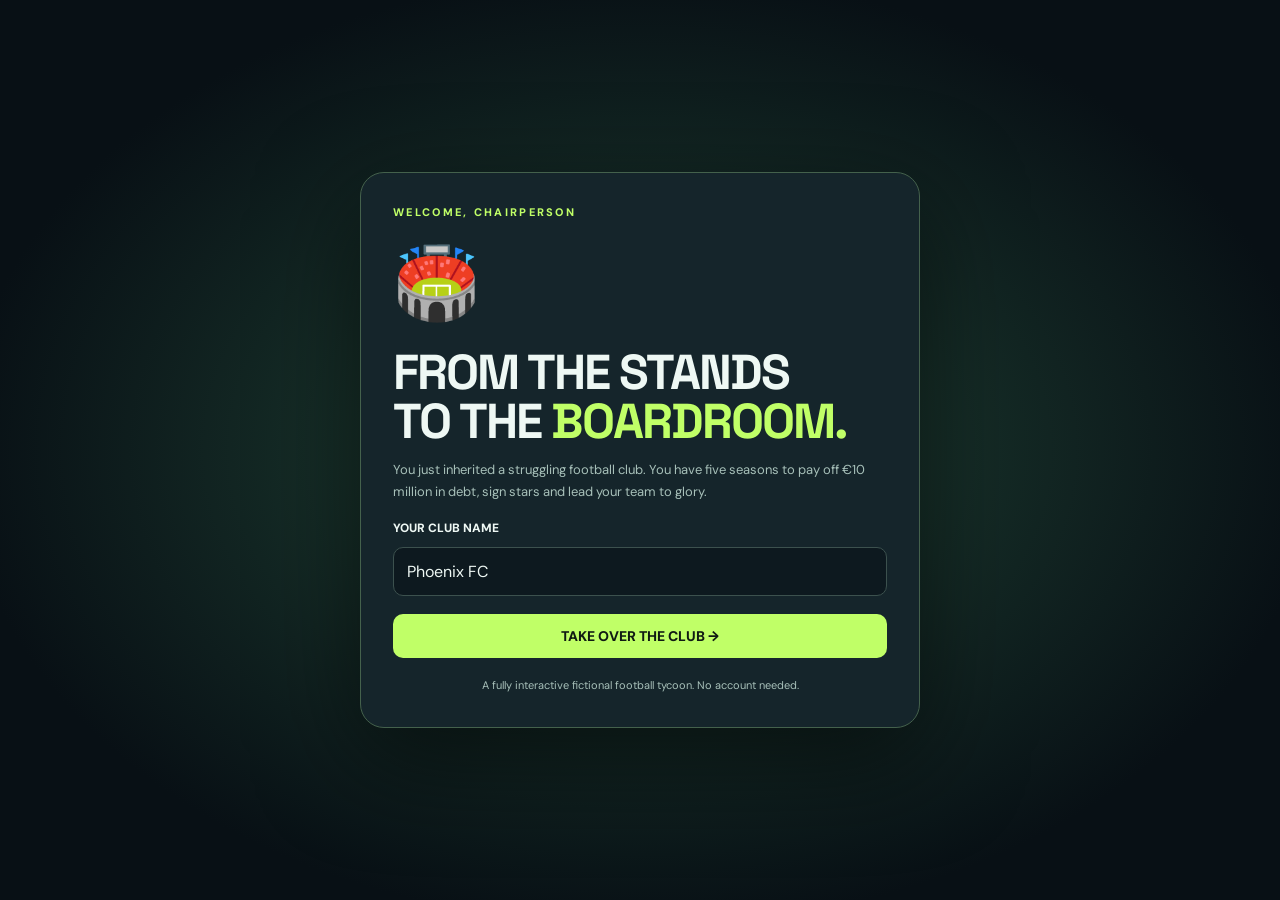
<file: index 4.html>
<!DOCTYPE html>
<html lang="en">
<head>
<meta charset="UTF-8"><meta name="viewport" content="width=device-width,initial-scale=1"><meta name="theme-color" content="#0a1218">
<title>From the Stands to the Boardroom | Football Club Tycoon</title>
<style>
@import url('https://fonts.googleapis.com/css2?family=DM+Sans:wght@400;500;600;700;800&family=Space+Grotesk:wght@400;500;600;700&display=swap');
:root{--bg:#081015;--panel:#111d24;--panel2:#15252c;--line:#273a42;--text:#eef8f4;--muted:#91a4a8;--lime:#b8f35d;--green:#6de8a1;--yellow:#ffd37a;--red:#ff7c82;--radius:18px}*{box-sizing:border-box}body{margin:0;background:var(--bg);color:var(--text);font-family:'DM Sans',sans-serif}button,input,select{font:inherit}button{cursor:pointer}button:disabled{opacity:.38;cursor:not-allowed}h1,h2,h3,h4,p{margin-top:0}h1,h2,h3,.brand,.big{font-family:'Space Grotesk',sans-serif}.app{min-height:100vh;display:grid;grid-template-columns:248px 1fr}.sidebar{background:#0c171d;border-right:1px solid var(--line);padding:26px 16px;display:flex;flex-direction:column;gap:26px;position:sticky;top:0;height:100vh}.logo{font-weight:800;letter-spacing:-1.1px;font-size:24px;line-height:1.05;padding:0 13px}.logo em{font-style:normal;color:var(--lime)}.club-id{margin:0 9px;background:#15262b;border:1px solid #314944;border-radius:14px;padding:13px;display:flex;align-items:center;gap:11px}.crest{width:42px;height:48px;background:var(--lime);color:#0b1714;display:grid;place-items:center;clip-path:polygon(50% 0%,96% 16%,91% 68%,50% 100%,9% 68%,4% 16%);font-weight:900;font-size:18px}.club-id strong{display:block;font-size:13px}.club-id small{display:block;font-size:11px;color:var(--muted);margin-top:4px}.nav-label{padding:0 15px;color:#607a81;font-size:10px;letter-spacing:2px;font-weight:800}.nav{display:grid;gap:5px}.nav button{border:0;background:transparent;color:#9cb0b4;padding:12px 15px;text-align:left;border-radius:11px;display:flex;align-items:center;gap:12px;font-weight:700;font-size:13px}.nav button:hover,.nav button.active{background:#20332d;color:var(--lime)}.nav button span{font-size:18px;width:22px;text-align:center}.sidebar-bottom{margin-top:auto;padding:15px;color:var(--muted);font-size:11px;border-top:1px solid var(--line);line-height:1.7}.sidebar-bottom b{color:var(--lime)}.main{min-width:0;padding:30px clamp(20px,4vw,60px);max-width:1540px;width:100%;margin:auto}.topbar{display:flex;justify-content:space-between;align-items:center;gap:15px;margin-bottom:30px}.eyebrow{color:var(--lime);text-transform:uppercase;letter-spacing:2.3px;font-size:11px;font-weight:800}.top-right{display:flex;gap:10px;align-items:center}.pill{background:#16262d;border:1px solid #294049;border-radius:100px;padding:9px 13px;color:#c9d9d6;font-size:12px;font-weight:700}.pill b{color:var(--lime)}.iconbtn{border:1px solid var(--line);background:#18262c;color:var(--text);border-radius:9px;padding:9px 12px}.hero{position:relative;border:1px solid #344d3c;border-radius:22px;background:radial-gradient(ellipse at 83% 100%,#356b42 0%,transparent 54%),linear-gradient(120deg,#1c3b34,#102229 65%,#152d2a);padding:35px 38px;overflow:hidden;min-height:235px;display:flex;align-items:center;justify-content:space-between;gap:20px;margin-bottom:23px}.hero:after{content:'⚽';font-size:185px;position:absolute;right:65px;top:7px;opacity:.11;transform:rotate(-20deg)}.hero-content{position:relative;z-index:1}.hero h1{font-size:clamp(26px,3.6vw,49px);line-height:1.05;letter-spacing:-2px;max-width:680px;margin:10px 0 12px}.hero p{color:#b5d0c4;font-size:14px;max-width:540px;line-height:1.6;margin:0}.btn{border-radius:10px;border:1px solid transparent;padding:12px 17px;font-weight:800;font-size:12px;display:inline-flex;align-items:center;justify-content:center;gap:8px;transition:transform .12s,filter .12s}.btn:hover:not(:disabled){transform:translateY(-1px);filter:brightness(1.1)}.primary{background:var(--lime);color:#101a13}.secondary{background:#1c3034;color:#e3f6e8;border-color:#345047}.danger{background:#3b222a;color:#ffa6a8;border-color:#6d3943}.hero .btn{margin-top:20px}.sectionhead{display:flex;align-items:center;justify-content:space-between;gap:14px;margin-bottom:16px}.sectionhead h2{font-size:23px;letter-spacing:-.7px;margin:0}.sectionhead span,.hint{color:var(--muted);font-size:12px}.kpis{display:grid;grid-template-columns:repeat(4,minmax(0,1fr));gap:14px;margin-bottom:24px}.card{background:var(--panel);border:1px solid var(--line);border-radius:var(--radius);padding:21px;min-width:0}.kpi-label{color:var(--muted);font-size:12px;font-weight:700}.kpi-value{font-family:'Space Grotesk';font-size:clamp(23px,2.5vw,36px);font-weight:700;letter-spacing:-1.2px;margin:12px 0 6px}.kpi-sub{font-size:11px;color:var(--green)}.kpi-sub.warn{color:var(--yellow)}.split{display:grid;grid-template-columns:1.4fr 1fr;gap:18px;margin-bottom:22px}.card h3{font-size:16px;margin:0 0 18px}.fixture{display:flex;align-items:center;justify-content:space-between;gap:12px;padding:19px;background:var(--panel2);border-radius:13px}.team{text-align:center;flex:1;font-size:12px;font-weight:800}.team-icon{width:55px;height:55px;border:1px solid #3c5d4c;border-radius:15px;display:grid;place-items:center;font-size:24px;margin:0 auto 10px;background:#20382f}.versus{font-size:13px;color:var(--muted);font-weight:800}.progress{height:8px;background:#273b3f;border-radius:50px;overflow:hidden;margin:14px 0}.fill{height:100%;border-radius:50px;background:linear-gradient(90deg,#72b64d,var(--lime))}.row-between{display:flex;justify-content:space-between;align-items:center;gap:10px}.small{font-size:12px;color:var(--muted)}.activity{display:grid;gap:9px}.activity-row{padding:11px 13px;background:var(--panel2);border-radius:10px;display:flex;justify-content:space-between;gap:15px;font-size:12px}.activity-row time{color:#7e979d;font-size:11px;white-space:nowrap}.data-table{width:100%;border-collapse:collapse;text-align:left}.data-table th{font-size:10px;letter-spacing:1px;text-transform:uppercase;color:#78949b;padding:12px;border-bottom:1px solid var(--line)}.data-table td{font-size:12px;border-bottom:1px solid #24363d;padding:14px 12px}.data-table tr:last-child td{border-bottom:0}.tag{display:inline-flex;align-items:center;padding:5px 9px;border-radius:50px;font-size:10px;font-weight:800;background:#203c32;color:var(--lime)}.tag.red{color:#ffa1a6;background:#3e282e}.tag.yellow{color:var(--yellow);background:#443c2c}.stack{display:grid;gap:18px}.grid2{display:grid;grid-template-columns:repeat(2,minmax(0,1fr));gap:16px}.grid3{display:grid;grid-template-columns:repeat(3,minmax(0,1fr));gap:16px}.player{display:flex;align-items:center;gap:12px}.avatar{background:#264138;border:1px solid #3b6250;color:var(--lime);height:40px;width:40px;border-radius:12px;display:grid;place-items:center;font-weight:800}.money{color:var(--lime);font-weight:800}.muted{color:var(--muted)}.player-card{display:flex;flex-direction:column;gap:12px}.player-card .btn{width:100%}.meter{height:7px;background:#293d43;border-radius:8px;overflow:hidden}.meter>div{height:100%;background:var(--lime)}.upgrade-icon{font-size:34px;margin-bottom:4px}.upgrade-level{color:var(--lime);font-weight:800;font-size:12px}.upgrade-card{display:flex;flex-direction:column;gap:11px}.upgrade-card p{font-size:12px;color:var(--muted);line-height:1.6;flex:1;margin:0}.finance-entry{border-bottom:1px solid var(--line);padding:14px 0;display:flex;justify-content:space-between;font-size:13px}.finance-entry:last-child{border-bottom:0}.value-green{color:var(--green);font-weight:800}.value-red{color:var(--red);font-weight:800}.matchbox{text-align:center;padding:25px;background:#152a2a;border:1px solid #385848;border-radius:16px}.score{font-family:'Space Grotesk';font-size:52px;letter-spacing:2px;font-weight:800}.big-feedback{font-size:19px;font-weight:800;margin:9px 0}.match-actions{display:flex;gap:12px;justify-content:center;flex-wrap:wrap}.story{padding:11px 15px;border-left:2px solid var(--lime);color:#c9d9d6;background:#1a302e;font-size:12px;text-align:left;margin:9px auto;max-width:460px;border-radius:0 7px 7px 0}.toast{position:fixed;bottom:22px;right:24px;background:#264231;color:#ddffd6;border:1px solid #70b571;padding:15px 20px;border-radius:12px;box-shadow:0 20px 60px #0007;max-width:360px;z-index:50;font-size:13px;font-weight:700}.modal-backdrop{position:fixed;inset:0;background:#010609da;display:grid;place-items:center;padding:20px;z-index:30}.modal{background:#15252b;border:1px solid #44614c;border-radius:24px;padding:32px;width:min(500px,100%);box-shadow:0 30px 100px #0008}.modal h2{font-size:29px;letter-spacing:-1px}.modal p{font-size:13px;color:#a7c0b9;line-height:1.7}.field{width:100%;padding:13px;background:#0d191f;border:1px solid #3c514e;border-radius:10px;color:var(--text);outline:none;margin:10px 0 18px}.field:focus{border-color:var(--lime)}.choice{display:grid;grid-template-columns:1fr 1fr;gap:10px}.choice button{background:#203832;border:1px solid #41654e;padding:13px;color:#d1f4dc;border-radius:10px;font-weight:800}.choice button:hover{background:#335c42}.result-summary{background:#203830;border-radius:12px;padding:15px;margin:18px 0}.empty{color:var(--muted);font-size:13px;padding:20px 0}.hide{display:none!important}footer{font-size:11px;color:#607880;margin-top:28px}footer b{color:#91bda0}.statline{display:flex;gap:12px;align-items:center;font-size:12px;margin-top:12px}.statline>span:first-child{width:85px;color:var(--muted)}.statline .meter{flex:1}.statline>b{width:26px;text-align:right}.tabs{display:flex;gap:8px;flex-wrap:wrap;margin-bottom:20px}.tabs button{border:1px solid var(--line);background:var(--panel);color:#a6b9b9;border-radius:10px;padding:10px 14px;font-weight:800;font-size:12px}.tabs button.active{background:#2f4c39;color:var(--lime);border-color:#6e996a}@media(max-width:1060px){.app{grid-template-columns:74px 1fr}.sidebar{padding:24px 8px}.logo{font-size:13px;padding:0 5px}.club-id,.nav-label,.nav button .nav-text,.sidebar-bottom{display:none}.nav button{justify-content:center;padding:13px}.nav button span{width:auto}.main{padding:26px}.kpis{grid-template-columns:repeat(2,1fr)}}@media(max-width:650px){.app{display:block}.sidebar{height:auto;position:static;padding:12px;flex-direction:row;align-items:center;border-right:0;border-bottom:1px solid var(--line);gap:7px;overflow:auto}.logo{min-width:88px}.nav{display:flex;gap:3px}.nav button{min-width:44px}.main{padding:18px}.topbar{align-items:flex-start}.top-right{gap:5px;flex-wrap:wrap;justify-content:flex-end}.pill{font-size:10px;padding:8px}.hero{padding:25px;min-height:220px}.hero:after{right:0;font-size:130px}.hero h1{letter-spacing:-1px}.split,.grid2,.grid3{grid-template-columns:1fr}.kpis{gap:10px}.card{padding:16px}.kpi-value{font-size:26px}.data-table th,.data-table td{padding:10px 6px;font-size:10px}.optional-mobile{display:none}.modal{padding:23px}}

/* V3: lineup pitch and championship */
.pitch{background:repeating-linear-gradient(180deg,#1b573a 0,#1b573a 16.666%,#1b603e 16.666%,#1b603e 33.333%);border:3px solid #75aa7d;border-radius:14px;position:relative;padding:24px 14px;overflow:hidden}.pitch:before{content:"";position:absolute;inset:15px;border:1px solid #ffffff65;border-radius:2px;pointer-events:none}.pitch:after{content:"";position:absolute;top:50%;left:50%;width:110px;height:110px;border:1px solid #ffffff65;border-radius:100%;transform:translate(-50%,-50%);pointer-events:none}.pitch-row{display:flex;align-items:center;justify-content:space-around;gap:6px;margin:8px 0 18px;position:relative;z-index:1}.pitch-player{flex:1;min-width:0;max-width:165px;text-align:center;background:#0b201ddd;border:1px solid #a6edc566;border-radius:12px;padding:7px 5px;color:#fff}.pitch-player b{display:block;font-size:10px;color:#c5ffae;margin-bottom:5px}.pitch-player select{display:block;width:100%;max-width:100%;font-size:10px;color:#fff;background:#193f35;border:1px solid #528a65;border-radius:7px;padding:7px 2px}.pitch-player small{color:#d4ffe5;font-size:10px}.pitch-legend{display:flex;gap:15px;flex-wrap:wrap;font-size:11px;color:#b2c6be;margin-top:12px}.standings-highlight{background:#213b2c!important;box-shadow:inset 3px 0 var(--lime)}.rank1{color:var(--lime);font-weight:900}.result-dot{display:inline-block;padding:4px 7px;margin-right:4px;border-radius:6px;background:#244437;color:#b9f48d;font-size:10px;font-weight:800}.league-scroll{overflow-x:auto}.league-scroll .data-table{min-width:650px}.champion-banner{padding:20px 23px;border-radius:15px;background:linear-gradient(115deg,#35522a,#132f2b);border:1px solid #8cb75b;margin-bottom:18px}.fixture-line{display:flex;align-items:center;justify-content:space-between;gap:10px;font-size:12px;padding:11px 0;border-bottom:1px solid var(--line)}.fixture-line:last-child{border-bottom:0}.season-history{display:flex;gap:12px;flex-wrap:wrap}.season-tile{border:1px solid #345345;background:#192a26;border-radius:11px;padding:13px;min-width:130px}.season-tile b{display:block;color:var(--lime);font-size:15px}.season-tile small{color:var(--muted)}@media(max-width:600px){.pitch{padding:16px 5px}.pitch-row{gap:2px}.pitch-player{padding:5px 2px}.pitch-player select{font-size:9px;padding:5px 1px}.pitch-player b{font-size:9px}.pitch-player small{font-size:9px}}

/* V4 premium visual polish */
:root{--lime:#c0ff67}
body{background:radial-gradient(ellipse 70% 70% at 75% -20%,#1f3d31 0%,transparent 66%),#091219}
.hero{position:relative;isolation:isolate;overflow:hidden}
.hero:after{content:'⚽';position:absolute;right:5%;top:4%;font-size:clamp(90px,17vw,230px);line-height:1;opacity:.095;filter:grayscale(1);transform:rotate(-24deg);z-index:-1}
.card,.hero,.decision-hero,.boardroom-promo{box-shadow:0 12px 38px #0002;transition:border-color .2s ease,box-shadow .2s ease,transform .2s ease}
.card:hover{border-color:#84ab885c}
.btn{transition:transform .18s ease,filter .18s ease,box-shadow .18s ease;cursor:pointer}
.btn:hover:not(:disabled){transform:translateY(-2px);filter:brightness(1.09);box-shadow:0 7px 22px #0003}
.btn:focus-visible,.nav button:focus-visible,select:focus-visible{outline:3px solid var(--lime);outline-offset:3px}
.btn:disabled{cursor:not-allowed;opacity:.52}
.kpi-value{letter-spacing:-1px}
.decision-hero{background:radial-gradient(circle at right top,#346348 0%,transparent 55%),linear-gradient(115deg,#1b352d,#102126);border:1px solid #5b9b705c;border-radius:18px;padding:clamp(24px,5vw,42px);margin-bottom:20px}
.decision-hero h2{font-size:clamp(27px,4vw,42px);margin:14px 0;letter-spacing:-1.4px}
.decision-hero p{max-width:670px;color:#ccd7d0;line-height:1.7;font-size:15px}
.decision-count{margin-top:22px;font-size:11px;font-weight:800;letter-spacing:1px;color:var(--lime)}
.decision-grid{display:grid;grid-template-columns:repeat(3,minmax(0,1fr));gap:15px}
.decision-card{display:flex;flex-direction:column;align-items:flex-start;min-height:235px;padding:23px}
.decision-card h3{margin:13px 0 8px;font-size:17px}.decision-card p{font-size:12px;line-height:1.7;color:var(--muted);flex:1}.decision-card .btn{width:100%;margin-top:18px;font-size:11px}
.option-number{font-size:28px;font-weight:900;letter-spacing:-1px;color:var(--lime)}
.boardroom-promo{display:flex;justify-content:space-between;align-items:center;gap:20px;padding:25px 28px;border:1px solid #64956a80;border-radius:17px;margin:20px 0;background:linear-gradient(120deg,#21402f,#12282b)}
.boardroom-promo h3{font-size:19px;letter-spacing:-.5px;margin:10px 0 6px}.boardroom-promo p{margin:0;color:#aebfb6;font-size:12px}
@media(max-width:800px){.decision-grid{grid-template-columns:1fr}.decision-card{min-height:0}.boardroom-promo{flex-direction:column;align-items:flex-start}}
@media(prefers-reduced-motion:reduce){*,*:before,*:after{transition:none!important;animation:none!important}}
</style>
</head><body><div id="app"></div><script>
'use strict';
const KEY='boardroom-save-v1';
const BASE_PLAYERS=[{id:1,name:'Alex Morgan',pos:'ST',rating:71,age:23,wage:450},{id:2,name:'Leo Fernández',pos:'CAM',rating:73,age:25,wage:510},{id:3,name:'Noah Fischer',pos:'CM',rating:69,age:22,wage:350},{id:4,name:'Milan De Vries',pos:'CB',rating:72,age:27,wage:480},{id:5,name:'Oliver Hart',pos:'GK',rating:70,age:26,wage:390},{id:6,name:'Luca Rossi',pos:'LW',rating:68,age:20,wage:310},{id:7,name:'Sam Bennett',pos:'RB',rating:67,age:24,wage:280},{id:8,name:'Mateo Silva',pos:'CDM',rating:70,age:28,wage:400},{id:9,name:'Daniel Price',pos:'LB',rating:68,age:22,wage:320},{id:10,name:'Gabriel Torres',pos:'CB',rating:69,age:24,wage:360},{id:11,name:'Jayden Cole',pos:'RW',rating:70,age:21,wage:370},{id:12,name:'Finn O’Connor',pos:'GK',rating:64,age:20,wage:210},{id:13,name:'Hugo Lambert',pos:'CB',rating:66,age:23,wage:260},{id:14,name:'Emre Yilmaz',pos:'LB',rating:65,age:21,wage:230},{id:15,name:'Oscar Jensen',pos:'CM',rating:67,age:25,wage:290},{id:16,name:'Lucas Pereira',pos:'RW',rating:66,age:20,wage:250},{id:17,name:'Benjamin Scott',pos:'ST',rating:68,age:24,wage:340},{id:18,name:'Nico Müller',pos:'CDM',rating:65,age:22,wage:240}];
const MARKET=[{id:101,name:'Ethan Brooks',pos:'ST',rating:82,age:24,cost:2200000,wage:1100},{id:102,name:'Thiago Costa',pos:'CAM',rating:79,age:22,cost:1600000,wage:850},{id:103,name:'Jonas Weber',pos:'CB',rating:81,age:25,cost:1900000,wage:900},{id:104,name:'Emil Sørensen',pos:'GK',rating:78,age:23,cost:1250000,wage:700},{id:105,name:'Rafael Mendes',pos:'LW',rating:76,age:21,cost:990000,wage:580},{id:106,name:'James Okafor',pos:'CM',rating:75,age:19,cost:890000,wage:470},{id:107,name:'Victor Moreau',pos:'RB',rating:80,age:26,cost:1750000,wage:830},{id:108,name:'Finn Walker',pos:'CDM',rating:77,age:24,cost:1150000,wage:590}];
const CLUBS=['Kingsport United','Riverside Athletic','Northcastle FC','Westbridge City','Ironport Rovers','Olympic Albion','Southbay FC','Redmont Wanderers','Crownfield AFC'];
const MAX_MATCHES=10;
const fmt=n=>'€'+Math.round(n).toLocaleString('en-US');
const compact=n=> n<0?'-€'+Math.abs(n/1e6).toFixed(2)+'M': '€'+(n/1e6).toFixed(2)+'M';
const esc=s=>String(s).replace(/[&<>"']/g,c=>({'&':'&amp;','<':'&lt;','>':'&gt;','"':'&quot;',"'":'&#39;'}[c]));
const fresh=(name='Phoenix FC')=>({club:name,season:1,week:1,budget:3500000,debt:10000000,points:0,wins:0,draws:0,losses:0,goalsFor:0,goalsAgainst:0,fans:6000,morale:65,reputation:24,training:1,stadium:1,academy:1,players:structuredClone(BASE_PLAYERS),market:structuredClone(MARKET),history:[{text:'You have taken control of the club. A new era begins.',week:1,season:1}],lastMatch:null,lastEvent:null,careerScore:0,ended:false,squadUpgradeV2:true,lineup:BASE_PLAYERS.slice(0,11).map(p=>p.id),league:null,leagueHistory:[],championships:0});

const LINEUP_SLOTS=['GK','RB','CB','CB','LB','CDM','CM','CAM','LW','ST','RW'];
const TEAM_STRENGTH=[71,72,74,76,68,73,75,70,77];
function initialLineup(players){let available=[...players],ids=[];for(let pos of LINEUP_SLOTS){available.sort((a,b)=>fitRating(b,pos)-fitRating(a,pos));const p=available.shift();if(p)ids.push(p.id)}return ids}
function fitRating(p,pos){if(!p)return 0;if(p.pos===pos)return p.rating;const related={CB:['LB','RB','CDM'],LB:['RB','CB','LW'],RB:['LB','CB','RW'],CDM:['CM','CB','CAM'],CM:['CDM','CAM'],CAM:['CM','LW','RW','ST'],LW:['RW','CAM','ST'],RW:['LW','CAM','ST'],ST:['CAM','LW','RW'],GK:[]};return Math.max(20,p.rating-((related[pos]||[]).includes(p.pos)?8:24))}
function normalizeLineup(){if(!Array.isArray(state.lineup))state.lineup=initialLineup(state.players);let taken=new Set();state.lineup=LINEUP_SLOTS.map((slot,i)=>{const candidate=state.players.find(p=>p.id===Number(state.lineup[i])&&!taken.has(p.id));if(candidate){taken.add(candidate.id);return candidate.id}const unused=state.players.filter(p=>!taken.has(p.id)).sort((a,b)=>fitRating(b,slot)-fitRating(a,slot))[0];if(unused){taken.add(unused.id);return unused.id}return null})}
function lineupRating(){normalizeLineup();return Math.round(state.lineup.reduce((sum,id,i)=>sum+fitRating(state.players.find(p=>p.id===id),LINEUP_SLOTS[i]),0)/LINEUP_SLOTS.length)}
function makeSchedule(){let teams=Array.from({length:10},(_,i)=>i),rounds=[];for(let r=0;r<9;r++){const games=[];for(let i=0;i<5;i++)games.push([teams[i],teams[9-i]]);rounds.push(games);teams=[teams[0],teams[9],...teams.slice(1,9)]}rounds.push([[0,9],[1,8],[2,7],[3,6],[4,5]]);return rounds}
const SCHEDULE=makeSchedule();
function emptyClub(id,name){return {id,name,played:0,wins:0,draws:0,losses:0,gf:0,ga:0,points:0}}
function createLeague(){return {clubs:[emptyClub(0,state.club),...CLUBS.map((n,i)=>emptyClub(i+1,n))],results:[],champion:null,finalPosition:null}}
function leagueRank(){return [...state.league.clubs].sort((a,b)=>b.points-a.points||(b.gf-b.ga)-(a.gf-a.ga)||b.gf-a.gf||a.id-b.id)}
function seeded(a,b,c){let z=((a+1)*73856093^(b+1)*19349663^(c+1)*83492791)>>>0;z^=z<<13;z^=z>>>17;z^=z<<5;return (z>>>0)/4294967296}
function simulateOther(a,b,round){const ra=TEAM_STRENGTH[a-1],rb=TEAM_STRENGTH[b-1];const baseA=Math.max(.5,1.35+(ra-rb)*.07),baseB=Math.max(.5,1.35+(rb-ra)*.07);return [Math.min(5,Math.floor(seeded(state.season*97,round*13+a,b)*3+baseA*.55)),Math.min(5,Math.floor(seeded(state.season*91,round*19+b,a)*3+baseB*.55))]}
function addLeagueResult(a,b,ga,gb,round){let x=state.league.clubs[a],y=state.league.clubs[b];x.played++;y.played++;x.gf+=ga;x.ga+=gb;y.gf+=gb;y.ga+=ga;if(ga>gb){x.wins++;x.points+=3;y.losses++}else if(gb>ga){y.wins++;y.points+=3;x.losses++}else{x.draws++;y.draws++;x.points++;y.points++}state.league.results.push({round,a,b,ga,gb})}
function completeLeagueRound(ours,theirs,opponent){let round=state.week-1,games=SCHEDULE[round];for(let [a,b] of games){if(a===0||b===0){let ourHome=a===0;addLeagueResult(a,b,ourHome?ours:theirs,ourHome?theirs:ours,round+1)}else{let [ga,gb]=simulateOther(a,b,round);addLeagueResult(a,b,ga,gb,round+1)}}if(round===MAX_MATCHES-1){const ranks=leagueRank();state.league.champion=ranks[0].name;state.league.finalPosition=ranks.findIndex(t=>t.id===0)+1;if(state.league.finalPosition===1){state.championships=(state.championships||0)+1;note(`CHAMPIONS! ${state.club} win the league title!`)}else note(`${ranks[0].name} claim the Season ${state.season} title. You finished #${state.league.finalPosition}.`)}}
function fixtureOpponent(){const game=SCHEDULE[state.week-1]?.find(g=>g.includes(0));return game?state.league.clubs[game[0]===0?game[1]:game[0]].name:CLUBS[0]}
function migrateV3(){if(!state)return;if(!Array.isArray(state.leagueHistory))state.leagueHistory=[];if(!Number.isFinite(state.championships))state.championships=0;normalizeLineup();if(!state.league||!Array.isArray(state.league.clubs)){state.league=createLeague();const already=Math.min(MAX_MATCHES,Math.max(0,(state.wins||0)+(state.draws||0)+(state.losses||0)));for(let round=0;round<already;round++){for(let [a,b] of SCHEDULE[round]){if(a===0||b===0)continue;const [ga,gb]=simulateOther(a,b,round);addLeagueResult(a,b,ga,gb,round+1)}}let me=state.league.clubs[0];Object.assign(me,{played:already,wins:state.wins||0,draws:state.draws||0,losses:state.losses||0,gf:state.goalsFor||0,ga:state.goalsAgainst||0,points:state.points||0});for(let round=0;round<already;round++){const [a,b]=SCHEDULE[round].find(pair=>pair.includes(0));let opp=state.league.clubs[a===0?b:a];opp.played++;/* Old save lacks match-by-match scores: estimated opponent data only. */let ourOutcome=round<(state.wins||0)?'win':round<(state.wins||0)+(state.draws||0)?'draw':'loss';if(ourOutcome==='win'){opp.losses++;opp.ga+=2;opp.gf+=1}else if(ourOutcome==='draw'){opp.draws++;opp.points++;opp.ga++;opp.gf++}else{opp.wins++;opp.points+=3;opp.ga++;opp.gf+=2}}state.league.migrated=already>0;if(already===MAX_MATCHES){const rank=leagueRank();state.league.champion=rank[0].name;state.league.finalPosition=rank.findIndex(c=>c.id===0)+1}}save()}

function load(){try{const x=JSON.parse(localStorage.getItem(KEY));if(x&&Array.isArray(x.players)&&Number.isFinite(x.budget)){
// Upgrade saves created before the 18-player squad update without resetting achievements or transactions.
if(!x.squadUpgradeV2){const existing=new Set([...x.players,...(x.market||[])].map(p=>p.id));
for(const p of BASE_PLAYERS.filter(p=>p.id>=9)){if(!existing.has(p.id))x.players.push(structuredClone(p))}
x.squadUpgradeV2=true;localStorage.setItem(KEY,JSON.stringify(x));}
return x}}catch(e){}return null}
let state=load(),screen='dashboard',modal=null,toastTimer=0,tab='all';
function save(){localStorage.setItem(KEY,JSON.stringify(state))}function note(text){state.history.unshift({text,week:state.week,season:state.season});state.history=state.history.slice(0,25)}
function notify(text){const old=document.querySelector('.toast');if(old)old.remove();const el=document.createElement('div');el.className='toast';el.textContent=text;document.body.append(el);clearTimeout(toastTimer);toastTimer=setTimeout(()=>el.remove(),3700)}
function avg(){return lineupRating()}
function wages(){return state.players.reduce((x,p)=>x+p.wage,0)}
function nextOpponent(){return fixtureOpponent()}
function winrate(){const total=state.wins+state.draws+state.losses;return total?Math.round(state.wins/total*100):0}
function icon(n){return ({dashboard:'◫',squad:'♟',transfers:'⇄',match:'⚽',facilities:'⌂',finance:'▥',history:'◷',league:'🏆',boardroom:'◆'})[n]}
function header(title,subtitle){return `<div class="sectionhead"><div><div class="eyebrow">SEASON ${state.season} / WEEK ${state.week}</div><h2 style="margin-top:8px">${title}</h2><span>${subtitle}</span></div></div>`}
function kpi(label,value,sub,warning=false){return `<div class="card"><div class="kpi-label">${label}</div><div class="kpi-value">${value}</div><div class="kpi-sub ${warning?'warn':''}">${sub}</div></div>`}
function home(){return `<div class="hero"><div class="hero-content"><div class="eyebrow">THE CLUB IS YOURS. THE PRESSURE IS REAL.</div><h1>From the Stands<br>to the <span style="color:var(--lime)">Boardroom.</span></h1><p>Turn ${esc(state.club)} from a debt-ridden underdog into a football powerhouse. Five seasons. One legacy.</p><button class="btn primary" data-action="page" data-target="match">⚽ Play Next Match →</button></div></div><div class="kpis">${kpi('Club Budget',compact(state.budget),state.budget<500000?'Cash is running low':'Available transfer funds',state.budget<500000)}${kpi('League Points',state.points+' PTS',`${state.wins}W · ${state.draws}D · ${state.losses}L`)}${kpi('Squad Rating',avg()+' OVR',state.players.length+' first-team players')}${kpi('Outstanding Debt',compact(state.debt),state.debt===0?'Debt-free club!':'Reduce debt to increase your score',true)}</div><div class="split"><div class="card"><h3>⚽ Next Fixture</h3>${fixture()}<div class="row-between" style="margin-top:18px"><span class="small">Team morale</span><b>${state.morale}%</b></div><div class="progress"><div class="fill" style="width:${state.morale}%"></div></div><button class="btn primary" data-action="page" data-target="match" style="width:100%;margin-top:12px">Go to Match Center →</button></div><div class="card"><h3>🏆 The Five-Season Challenge</h3><p class="small" style="line-height:1.8">Build a competitive squad, pay off your debt and win the title before Season 5 ends.</p>${stat('Season completed',Math.round(((state.season-1)*MAX_MATCHES+state.week-1)/50*100),100)}${stat('Club reputation',state.reputation,100)}${stat('Fan happiness',Math.min(100,Math.round(state.fans/200)),100)}<div class="row-between" style="margin-top:22px"><span class="small">Manager score</span><b style="color:var(--lime)">${score().toLocaleString()} pts</b></div></div></div><div class="boardroom-promo"><div><div class="eyebrow">NEW · EXECUTIVE OFFICE</div><h3>THE NEXT BIG DECISION IS YOURS.</h3><p>One boardroom challenge every matchweek. Your choices shape the club.</p></div><button class="btn primary" data-action="page" data-target="boardroom">ENTER THE BOARDROOM →</button></div><div class="split"><div class="card"><div class="sectionhead"><h3 style="margin:0">Boardroom Bulletin</h3><span>Latest decisions</span></div>${activity(4)}</div><div class="card"><h3>Quick Actions</h3><div class="stack"><button class="btn secondary" data-action="page" data-target="transfers">⇄ Scout the Transfer Market</button><button class="btn secondary" data-action="page" data-target="facilities">⌂ Invest in Club Facilities</button><button class="btn secondary" data-action="page" data-target="finance">▥ Review Club Finances</button></div></div></div>`}
function stat(title,value,max){return `<div class="statline"><span>${title}</span><div class="meter"><div style="width:${Math.max(0,Math.min(100,value/max*100))}%"></div></div><b>${value}%</b></div>`}
function fixture(){return `<div class="fixture"><div class="team"><div class="team-icon">🛡️</div>${esc(state.club)}</div><div class="versus">VS<br><span style="font-size:10px">WEEK ${state.week}</span></div><div class="team"><div class="team-icon">⚔️</div>${nextOpponent()}</div></div>`}
function activity(num=30){return `<div class="activity">${state.history.slice(0,num).map(x=>`<div class="activity-row"><span>${esc(x.text)}</span><time>S${x.season} · W${x.week}</time></div>`).join('')}</div>`}
function squad(){return `${header('The Dressing Room','Your squad is the heartbeat of your club. Better players improve match results.')}<div class="kpis">${kpi('Overall Rating',avg(),'Average player rating')}${kpi('First Team',state.players.length,'Registered players')}${kpi('Weekly Wages',fmt(wages()),'Paid after each match',true)}${kpi('Team Morale',state.morale+'%','Boosted by victories and training')}</div>${lineupUI()}<div class="card"><div class="sectionhead"><h3 style="margin:0">Full Squad</h3><span>Transfer out players to free up cash</span></div><div style="overflow-x:auto"><table class="data-table"><thead><tr><th>Player</th><th>Role</th><th>Age</th><th>OVR</th><th>Market Value</th><th></th></tr></thead><tbody>${state.players.map(p=>`<tr><td><div class="player"><span class="avatar">${p.name.split(' ').map(s=>s[0]).slice(0,2).join('')}</span><b>${esc(p.name)}</b></div></td><td><span class="tag">${p.pos}</span></td><td>${p.age}</td><td><b>${p.rating}</b></td><td>${fmt(playerValue(p))}</td><td><button class="btn secondary" data-action="sell" data-id="${p.id}" ${state.players.length<=11?'disabled':''}>Sell</button></td></tr>`).join('')}</tbody></table></div></div>`}

function lineupUI(){normalizeLineup();const rows=[[8,9,10],[5,6,7],[1,2,3,4],[0]];const starters=new Set(state.lineup);const bench=state.players.filter(p=>!starters.has(p.id));return `<div class="card" style="margin-bottom:18px"><div class="sectionhead"><div><h3 style="margin:0">⚽ Starting XI · 4-3-3</h3><span>Choose your eleven. Playing a footballer out of position lowers your match rating.</span></div><span class="tag">${lineupRating()} OVR</span></div><div class="pitch">${rows.map(row=>`<div class="pitch-row">${row.map(i=>{const pos=LINEUP_SLOTS[i],p=state.players.find(x=>x.id===state.lineup[i]);return `<div class="pitch-player"><b>${pos}</b><select aria-label="Select ${pos} player" data-lineup-slot="${i}">${state.players.slice().sort((a,b)=>fitRating(b,pos)-fitRating(a,pos)).map(x=>`<option value="${x.id}" ${p&&p.id===x.id?'selected':''}>${esc(x.name.split(' ').slice(-1)[0])} (${x.rating})</option>`).join('')}</select><small>${fitRating(p,pos)} OVR${p?.pos!==pos?' ⚠':''}</small></div>`}).join('')}</div>`).join('')}</div><div class="pitch-legend"><span>🟢 Players on the pitch: ${starters.size}/11</span><span>🪑 Substitutes: ${bench.length}</span><span>⚠ Out of position = rating penalty</span></div><div class="sectionhead" style="margin:20px 0 10px"><h3 style="margin:0">Substitutes</h3><span>Available to swap into the starting XI</span></div><div style="display:flex;gap:8px;flex-wrap:wrap">${bench.map(p=>`<span class="tag">${esc(p.name)} · ${p.pos} · ${p.rating}</span>`).join('')||'<span class="small">No substitutes available.</span>'}</div><button class="btn secondary" style="margin-top:18px" data-action="bestxi">✨ Auto-select Best XI</button></div>`}
function league(){const ranks=leagueRank(),me=ranks.findIndex(c=>c.id===0)+1;const played=state.league.clubs[0].played;const champ=state.league.champion;const lastRound=state.league.results.filter(x=>x.round===played);return `${header('The Championship','Ten clubs. Ten matchdays. One title. Every result changes the table.')}<div class="kpis">${kpi('Your Position','#'+me+' / 10',me===1?'Top of the table':'Keep climbing')}${kpi('Your Points',state.league.clubs[0].points+' PTS',played+' / 10 matchdays')}${kpi('Goal Difference',String(state.goalsFor-state.goalsAgainst),(state.goalsFor)+' scored · '+(state.goalsAgainst)+' conceded')}${kpi('League Titles',String(state.championships||0),'Championships won')}</div>${champ?`<div class="champion-banner"><div class="eyebrow">🏆 SEASON ${state.season} CHAMPIONS</div><h2 style="margin:8px 0">${esc(champ)}</h2><p class="small" style="margin:0">${state.league.finalPosition===1?'Congratulations! You are league champions.':'Your club finished in position #'+state.league.finalPosition+'. Try to win the title next season.'}</p></div>`:''}<div class="card" style="margin-bottom:18px"><div class="sectionhead"><h3 style="margin:0">League Standings</h3><span>Points → goal difference → goals scored</span></div><div class="league-scroll"><table class="data-table"><thead><tr><th>POS</th><th>CLUB</th><th>P</th><th>W</th><th>D</th><th>L</th><th>GF</th><th>GA</th><th>GD</th><th>PTS</th></tr></thead><tbody>${ranks.map((c,i)=>`<tr class="${c.id===0?'standings-highlight':''}"><td class="${i===0?'rank1':''}">${i===0?'🏆 ':''}${i+1}</td><td><b>${esc(c.name)}</b>${c.id===0?' <span class="tag">YOU</span>':''}</td><td>${c.played}</td><td>${c.wins}</td><td>${c.draws}</td><td>${c.losses}</td><td>${c.gf}</td><td>${c.ga}</td><td>${c.gf-c.ga>0?'+':''}${c.gf-c.ga}</td><td><b>${c.points}</b></td></tr>`).join('')}</tbody></table></div>${state.league.migrated?'<p class="small" style="margin-top:14px">Note: This save began before league tracking. Earlier opponent results have been estimated; all new matchdays are tracked accurately.</p>':''}</div><div class="split"><div class="card"><h3>Next Matchday · Week ${state.week}</h3>${state.lastEvent==='season'?'<p class="small">This season has finished. Start a new season to see the next fixtures.</p>':SCHEDULE[state.week-1].map(([a,b])=>`<div class="fixture-line"><span>${esc(state.league.clubs[a].name)}</span><b>vs</b><span>${esc(state.league.clubs[b].name)}</span></div>`).join('')}</div><div class="card"><h3>Latest Matchday Results</h3>${lastRound.length?lastRound.map(r=>`<div class="fixture-line"><span>${esc(state.league.clubs[r.a].name)}</span><b>${r.ga} – ${r.gb}</b><span>${esc(state.league.clubs[r.b].name)}</span></div>`).join(''):'<p class="small">Kick off your first match to see league results.</p>'}<button class="btn primary" style="width:100%;margin-top:18px" data-action="page" data-target="match">Go to Match Center →</button></div></div>${state.leagueHistory.length?`<div class="card"><h3>Previous Seasons</h3><div class="season-history">${state.leagueHistory.map(h=>`<div class="season-tile"><small>SEASON ${h.season}</small><b>${h.position===1?'🏆 CHAMPIONS':'#'+h.position+' FINISH'}</b><small>${h.points} PTS · ${esc(h.champion)} won</small></div>`).join('')}</div></div>`:''}`}

function playerValue(p){return Math.round(Math.pow(p.rating/70,4)*600000/10000)*10000}
function transfers(){let list=state.market.filter(p=>tab==='all'||p.pos===tab);return `${header('Transfer Market','Find the difference-maker. Every signing has a price.')}<div class="kpis">${kpi('Transfer Budget',compact(state.budget),'Available funds')}${kpi('Squad Rating',avg()+' OVR','Higher = better results')}${kpi('Players Available',state.market.length,'One-time transfer targets')}${kpi('Wage Bill',fmt(wages()),'Weekly expenses')}</div><div class="tabs">${['all','ST','CAM','CM','CB','GK','LW','RW','RB','LB','CDM'].map(t=>`<button class="${tab===t?'active':''}" data-action="tab" data-id="${t}">${t==='all'?'All Players':t}</button>`).join('')}</div><div class="grid3">${list.map(p=>`<div class="card player-card"><div class="row-between"><div class="tag">${p.pos}</div><span class="small">AGE ${p.age}</span></div><div class="player"><span class="avatar" style="width:52px;height:52px">${p.name.split(' ').map(s=>s[0]).slice(0,2).join('')}</span><div><b>${esc(p.name)}</b><div class="small">Potential first-team signing</div></div></div><div class="row-between"><span class="small">Overall Rating</span><b style="font-size:20px;color:var(--lime)">${p.rating}</b></div><div class="meter"><div style="width:${p.rating}%"></div></div><div class="row-between"><b class="money">${fmt(p.cost)}</b><span class="small">${fmt(p.wage)}/wk</span></div><button class="btn ${state.budget>=p.cost?'primary':'secondary'}" data-action="buy" data-id="${p.id}" ${state.budget<p.cost?'disabled':''}>${state.budget<p.cost?'Insufficient Funds':'Sign Player →'}</button></div>`).join('')||'<div class="empty">No players in this position are currently available.</div>'}</div>`}
function match(){return `${header('Match Center','Make the tactical call, then watch the result unfold.')}<div class="split"><div class="card"><h3>Upcoming League Fixture</h3>${fixture()}<div class="row-between" style="margin:18px 0"><span class="small">Your squad rating: <b>${avg()}</b></span><span class="small">Morale: <b>${state.morale}%</b></span></div><div class="row-between"><span class="small">Season progress</span><span class="small">Match ${state.week} of ${MAX_MATCHES}</span></div><div class="progress"><div class="fill" style="width:${(state.week-1)/MAX_MATCHES*100}%"></div></div><button class="btn primary" data-action="tactics" style="width:100%;margin-top:13px">⚡ Select Tactics & Kick Off</button></div><div class="card"><h3>League Form</h3><div class="kpi-value">${state.points} <span style="font-size:15px;color:var(--muted)">points</span></div><div class="small">${state.wins} Wins · ${state.draws} Draws · ${state.losses} Losses</div>${stat('Win rate',winrate(),100)}<div class="row-between" style="margin-top:30px"><span class="small">Goals scored</span><b>${state.goalsFor}</b></div><div class="row-between" style="margin-top:12px"><span class="small">Goals conceded</span><b>${state.goalsAgainst}</b></div></div></div>${state.lastMatch?`<div class="card"><h3>Previous Match</h3><div class="matchbox"><span class="small">${esc(state.lastMatch.opponent)}</span><div class="score">${state.lastMatch.ours} — ${state.lastMatch.theirs}</div><div class="big-feedback">${state.lastMatch.ours>state.lastMatch.theirs?'VICTORY':state.lastMatch.ours<state.lastMatch.theirs?'DEFEAT':'DRAW'}</div><span class="small">Tactic: ${esc(state.lastMatch.tactic)}</span></div></div>`:''}`}
const UPGRADE_META={stadium:{name:'Stadium Expansion',icon:'🏟️',description:'More seats, higher ticket revenue and faster fan growth.',base:450000},training:{name:'Training Complex',icon:'🏋️',description:'Better coaching improves player strength and morale.',base:400000},academy:{name:'Youth Academy',icon:'🌱',description:'Invest in the future. Unlock a promising youngster each season.',base:320000}};
function upgradeCost(k){return UPGRADE_META[k].base*state[k]}
function facilities(){return `${header('Club Facilities','Smart investments pay off. Build something that lasts.')}<div class="kpis">${kpi('Available Cash',compact(state.budget),'Spend wisely')}${kpi('Stadium Level',state.stadium+'/5','Ticket income multiplier')}${kpi('Training Level',state.training+'/5','Squad performance boost')}${kpi('Academy Level',state.academy+'/5','Next generation talent')}</div><div class="grid3">${Object.entries(UPGRADE_META).map(([k,v])=>`<div class="card upgrade-card"><div class="upgrade-icon">${v.icon}</div><h3 style="margin:0">${v.name}</h3><div class="upgrade-level">LEVEL ${state[k]} / 5</div><div class="meter"><div style="width:${state[k]/5*100}%"></div></div><p>${v.description}</p><div class="row-between"><span class="small">Upgrade cost</span><b class="money">${state[k]>=5?'MAXED':fmt(upgradeCost(k))}</b></div><button class="btn primary" data-action="upgrade" data-id="${k}" ${state[k]>=5||state.budget<upgradeCost(k)?'disabled':''}>${state[k]>=5?'Fully Upgraded':'Upgrade Facility →'}</button></div>`).join('')}</div>`}
function finance(){let ticket=Math.round((55000+state.fans*11)*(.7+state.stadium*.4));let sponsor=90000+state.reputation*2300;return `${header('Finance Office','Football glory means nothing if the club goes bankrupt.')}<div class="kpis">${kpi('Cash Balance',compact(state.budget),'Current reserves',state.budget<0)}${kpi('Outstanding Debt',compact(state.debt),'Original debt: €10.00M',true)}${kpi('Next Match Revenue',fmt(ticket+sponsor),'Estimated income')}${kpi('Weekly Wage Bill',fmt(wages()),'Operating expense',true)}</div><div class="split"><div class="card"><h3>Projected Matchday Cash Flow</h3><div class="finance-entry"><span>Ticket sales</span><span class="value-green">+ ${fmt(ticket)}</span></div><div class="finance-entry"><span>Sponsorship income</span><span class="value-green">+ ${fmt(sponsor)}</span></div><div class="finance-entry"><span>Player salaries</span><span class="value-red">− ${fmt(wages())}</span></div><div class="finance-entry"><span>Stadium operating expenses</span><span class="value-red">− ${fmt(40000+state.stadium*9000)}</span></div><div class="finance-entry"><b>Projected net cash flow</b><b class="money">${fmt(ticket+sponsor-wages()-(40000+state.stadium*9000))}</b></div></div><div class="card"><h3>Pay Down Club Debt</h3><p class="small" style="line-height:1.8">Every euro of debt paid brings you closer to sustainable success. Pay off your creditors to boost your final boardroom rating.</p><div class="big" style="font-size:35px;margin:22px 0;color:var(--yellow)">${compact(state.debt)}</div><button class="btn primary" style="width:100%" data-action="repay" ${state.debt<=0||state.budget<100000?'disabled':''}>Repay €500,000 (or available amount)</button><p class="small" style="margin-top:18px">Tip: Income is automatically collected after every match.</p></div></div>`}
function history(){return `${header('Boardroom Archive','Every decision builds your legacy.')}<div class="kpis">${kpi('Season',state.season+'/5','Your career journey')}${kpi('Career Score',score().toLocaleString(),'Legacy points')}${kpi('Matches Played',state.wins+state.draws+state.losses,'Since your takeover')}${kpi('Club Reputation',state.reputation+'/100','Public perception')}</div><div class="card"><h3>Club Timeline</h3>${activity(25)}</div><div class="card" style="margin-top:18px"><h3>Game Controls</h3><p class="small">Your progress saves automatically on this device. Restart only if you want a completely new challenge.</p><button class="btn danger" data-action="reset">↻ Start a New Career</button></div>`}
function score(){return state.points*25+Math.round(state.reputation*12)+state.stadium*100+state.training*100+state.academy*100+Math.floor((10000000-state.debt)/12000)+Math.round(Math.max(0,state.budget)/18000)+state.careerScore}

/* V4: weekly boardroom decision engine (local, persistent, no external API). */
const BOARDROOM_CASES=[
 {tag:'COMMERCIAL',title:'A New Shirt Sponsor',brief:'A rising tech company wants its logo on your kits. They offer a cash injection, but supporters are skeptical.',choices:[{label:'Accept the sponsorship',hint:'+€480,000 · -5 morale · +2 reputation',cash:480000,morale:-5,rep:2},{label:'Negotiate a community partnership',hint:'+€220,000 · +3 morale · +3 reputation',cash:220000,morale:3,rep:3},{label:'Protect club traditions',hint:'+7 morale · +1,000 fans',morale:7,fans:1000}]},
 {tag:'SUPPORTERS',title:'The Supporters Want Answers',brief:'The fan association is demanding lower ticket prices and a closer relationship with club leadership.',choices:[{label:'Launch affordable matchday tickets',hint:'-€160,000 · +2,200 fans · +4 reputation',cash:-160000,fans:2200,rep:4},{label:'Host a fan forum',hint:'-€60,000 · +5 morale · +700 fans',cash:-60000,morale:5,fans:700},{label:'Keep the current strategy',hint:'+€80,000 · -600 fans',cash:80000,fans:-600}]},
 {tag:'SPORTING',title:'Inside the Dressing Room',brief:'Your coaching staff has proposed an intensive week of training before a crucial fixture.',choices:[{label:'Book specialist coaches',hint:'-€180,000 · +1 to starting players rating',cash:-180000,trainingBoost:1},{label:'Organize a team retreat',hint:'-€90,000 · +10 morale',cash:-90000,morale:10},{label:'Focus on rest and recovery',hint:'+5 morale',morale:5}]},
 {tag:'COMMUNITY',title:'Your Club, Your City',brief:'The local council invites your club to support a grassroots football initiative.',choices:[{label:'Fund the full program',hint:'-€240,000 · +2,800 fans · +6 reputation',cash:-240000,fans:2800,rep:6},{label:'Send first-team ambassadors',hint:'-€55,000 · +900 fans · +3 reputation',cash:-55000,fans:900,rep:3},{label:'Decline politely',hint:'No cost · -2 reputation',rep:-2}]},
 {tag:'MEDIA',title:'The Transfer Rumour',brief:'The press claims your club lacks ambition. Reporters demand an answer before the next match.',choices:[{label:'Promise an ambitious future',hint:'+5 morale · +3 reputation · -€100,000',cash:-100000,morale:5,rep:3},{label:'Stay calm and back the team',hint:'+4 morale',morale:4},{label:'Attack the media narrative',hint:'-4 reputation · +2 morale',morale:2,rep:-4}]}
];
function boardroomCase(){return BOARDROOM_CASES[(state.season*3+state.week-4+BOARDROOM_CASES.length*5)%BOARDROOM_CASES.length]}
function boardroomDone(){return state.boardroomLast===`${state.season}-${state.week}`}
function boardroom(){const c=boardroomCase(),done=boardroomDone();return `${header('Boardroom Decisions','Real leadership happens between matchdays. Make one strategic choice per week.')}<div class="decision-hero"><div class="eyebrow">PRIVATE BOARD MEETING · ${c.tag}</div><h2>${c.title}</h2><p>${c.brief}</p><div class="decision-count">${done?'✓ Decision recorded for this matchweek':'● Awaiting your decision'} · SEASON ${state.season} / WEEK ${state.week}</div></div><div class="decision-grid">${c.choices.map((x,i)=>`<div class="card decision-card"><span class="option-number">0${i+1}</span><h3>${x.label}</h3><p>${x.hint}</p><button class="btn ${i===0?'primary':'secondary'}" data-action="decision" data-id="${i}" ${done||state.ended?'disabled':''}>${done?'DECISION CLOSED':'CHOOSE THIS OPTION →'}</button></div>`).join('')}</div><div class="card" style="margin-top:22px"><h3>📋 Your Leadership Record</h3><p class="small">Each decision has consequences. Your chosen actions appear here and in Club History.</p>${activity(6)}</div>`}
function chooseDecision(i){if(state.ended||boardroomDone())return notify('This week’s board meeting is already complete.');const c=boardroomCase(),x=c.choices[i];if(!x)return;if((x.cash||0)<0&&state.budget<Math.abs(x.cash))return notify('Not enough cash for this option. Choose a different strategy.');state.budget+=(x.cash||0);state.morale=Math.max(10,Math.min(100,state.morale+(x.morale||0)));state.reputation=Math.max(0,Math.min(100,state.reputation+(x.rep||0)));state.fans=Math.max(2000,state.fans+(x.fans||0));if(x.trainingBoost){normalizeLineup();let ids=new Set(state.lineup);state.players.forEach(p=>{if(ids.has(p.id))p.rating=Math.min(95,p.rating+1)})}state.boardroomLast=`${state.season}-${state.week}`;note(`BOARDROOM: ${x.label} — ${c.title}.`);save();render();notify('Boardroom decision confirmed. Your club has been updated!')}

function render(){document.querySelector('#overlay')?.remove();if(!state){setup();return}let titles={dashboard:'DASHBOARD',squad:'TEAM MANAGEMENT',transfers:'SCOUTING DEPARTMENT',match:'MATCHDAY',facilities:'CLUB DEVELOPMENT',finance:'FINANCIAL STRATEGY',history:'CLUB LEGACY',league:'THE CHAMPIONSHIP',boardroom:'EXECUTIVE DECISIONS'};let content={dashboard:home,squad,transfers,match,facilities,finance,league,boardroom,history};document.getElementById('app').innerHTML=`<div class="app"><aside class="sidebar"><div class="logo">THE<br><em>BOARDROOM.</em></div><div class="club-id"><div class="crest">${state.club.split(' ').map(s=>s[0]).slice(0,2).join('')}</div><div><strong>${esc(state.club)}</strong><small>MANAGER CAREER</small></div></div><div class="nav-label">CLUB MANAGEMENT</div><nav class="nav">${Object.entries({dashboard:'Dashboard',squad:'My Squad',transfers:'Transfers',match:'Match Center',facilities:'Facilities',finance:'Finances',league:'League Table',boardroom:'Boardroom Decisions',history:'Club History'}).map(([key,name])=>`<button class="${screen===key?'active':''}" data-action="page" data-target="${key}"><span>${icon(key)}</span><span class="nav-text">${name}</span></button>`).join('')}</nav><div class="sidebar-bottom">SAVE STATUS<br><b>● AUTOSAVED LOCALLY</b><br><br>A football business simulation.<br>Built for the beautiful game.</div></aside><main class="main"><div class="topbar"><div class="eyebrow">${titles[screen]}</div><div class="top-right"><div class="pill">SEASON <b>${state.season}/5</b></div><div class="pill">WEEK <b>${state.week}/${MAX_MATCHES}</b></div><button class="iconbtn" title="Game guide" data-action="help">?</button></div></div>${content[screen]()}<footer>© THE BOARDROOM · A fictional football management simulation · <b>Progress automatically saved</b></footer></main></div>`;if(modal)showModal()}
function setup(){document.getElementById('app').innerHTML=`<main style="min-height:100vh;display:grid;place-items:center;padding:22px;background:radial-gradient(ellipse at center,#214536,#081015 75%)"><div class="modal" style="max-width:560px;width:100%"><div class="eyebrow">WELCOME, CHAIRPERSON</div><div style="font-size:70px;margin:19px 0">🏟️</div><h1 style="font-size:clamp(33px,6vw,49px);line-height:1;letter-spacing:-2px;margin-bottom:13px">FROM THE STANDS<br>TO THE <span style="color:var(--lime)">BOARDROOM.</span></h1><p>You just inherited a struggling football club. You have five seasons to pay off €10 million in debt, sign stars and lead your team to glory.</p><label style="font-weight:800;font-size:12px">YOUR CLUB NAME</label><input id="clubname" class="field" value="Phoenix FC" maxlength="24" aria-label="Your club name"><button class="btn primary" id="startgame" style="width:100%;font-size:14px">TAKE OVER THE CLUB →</button><p style="text-align:center;margin:18px 0 0;font-size:11px">A fully interactive fictional football tycoon. No account needed.</p></div></main>`;document.querySelector('#startgame').onclick=()=>{let name=document.querySelector('#clubname').value.trim().slice(0,24)||'Phoenix FC';state=fresh(name);migrateV3();save();render();notify('The board has handed you the keys. Good luck, boss!')};document.querySelector('#clubname').addEventListener('keydown',e=>{if(e.key==='Enter')document.querySelector('#startgame').click()})}
function showModal(){let body='';if(modal.type==='transferConfirm'){const buying=modal.action==='buy';const p=buying?state.market.find(x=>x.id===modal.id):state.players.find(x=>x.id===modal.id);if(!p){closeModal();return}const price=buying?p.cost:playerValue(p);body=`<div class="eyebrow">TRANSFER CONFIRMATION</div><h2>${buying?'Confirm signing':'Confirm sale'}</h2><p>Are you sure you want to ${buying?'sign':'sell'} <b>${esc(p.name)}</b> (${esc(p.pos)}, ${p.rating} OVR)?</p><div class="result-summary"><div class="row-between"><span>${buying?'Transfer fee':'Sale proceeds'}</span><b class="${buying?'value-red':'value-green'}">${buying?'−':'+'}${fmt(price)}</b></div><div class="row-between" style="margin-top:12px"><span>Weekly wage ${buying?'added':'saved'}</span><b>${fmt(p.wage)}</b></div><div class="row-between" style="margin-top:12px"><span>Squad size after transfer</span><b>${state.players.length+(buying?1:-1)} players</b></div></div><div class="choice"><button data-action="dismiss">Cancel</button><button data-action="confirmtransfer" class="btn primary">${buying?'Confirm Signing':'Confirm Sale'}</button></div>`}else if(modal.type==='tactics'){body=`<div class="eyebrow">MATCHDAY DECISION</div><h2>Your tactical approach</h2><p>Choose your style of play against ${nextOpponent()}. Attacking creates more chances but opens up your defence.</p><div class="stack"><button class="btn secondary" data-action="play" data-id="defensive">🛡️ Defensive — Protect your goal</button><button class="btn secondary" data-action="play" data-id="balanced">⚖️ Balanced — Control the match</button><button class="btn primary" data-action="play" data-id="attacking">⚡ Attacking — Go for glory</button></div>`}else if(modal.type==='result'){let r=state.lastMatch;body=`<div class="eyebrow">FULL-TIME WHISTLE</div><h2>${r.ours>r.theirs?'A glorious victory!':r.ours<r.theirs?'A tough result.':'Honours even.'}</h2><div class="matchbox"><div class="small">${esc(state.club)} — ${esc(r.opponent)}</div><div class="score">${r.ours} – ${r.theirs}</div><div class="big-feedback">${r.ours>r.theirs?'THREE POINTS!':r.ours<r.theirs?'BACK TO THE DRAWING BOARD':'ONE POINT EARNED'}</div></div><div class="result-summary"><div class="row-between"><span>Matchday earnings</span><b class="value-green">+${fmt(r.revenue)}</b></div><div class="row-between" style="margin-top:12px"><span>Running costs</span><b class="value-red">−${fmt(r.costs)}</b></div><div class="row-between" style="margin-top:12px"><span>League points</span><b>+${r.points}</b></div></div><button class="btn primary" style="width:100%" data-action="dismiss">Continue Career →</button>`}else if(modal.type==='season'){body=`<div class="eyebrow">SEASON REVIEW</div><h2>${state.league.finalPosition===1?"🏆 CHAMPIONS!":"Season "+state.season+" Complete!"}</h2><p>Your club has battled through ten league matches. The board evaluates your performance before the new campaign begins.</p><div class="result-summary"><div class="row-between"><span>League position</span><b>#${state.league.finalPosition} / 10</b></div><div class="row-between" style="margin-top:10px"><span>League champions</span><b>${esc(state.league.champion)}</b></div><div class="row-between" style="margin-top:10px"><span>League points</span><b>${state.points}</b></div><div class="row-between" style="margin-top:10px"><span>Season record</span><b>${state.wins}W / ${state.draws}D / ${state.losses}L</b></div><div class="row-between" style="margin-top:10px"><span>Reputation</span><b>${state.reputation}/100</b></div></div><p>${state.points>=21?'An outstanding campaign! The supporters are dreaming big.':state.points>=14?'A respectable season. Keep building the project.':'The board expects improvement next season.'}</p><button class="btn primary" style="width:100%" data-action="nextseason">${state.season===5?'View Final Legacy':'Start Next Season →'}</button>`}else if(modal.type==='end'){body=`<div class="eyebrow">THE FINAL WHISTLE</div><h2>Your five-year legacy</h2><p>The board has completed its review of your time in charge of ${esc(state.club)}.</p><div class="matchbox"><span class="small">FINAL MANAGER RATING</span><div class="score" style="color:var(--lime)">${score().toLocaleString()}</div><div class="big-feedback">${state.debt===0&&state.reputation>=65?'CLUB LEGEND':score()>2100?'MASTER STRATEGIST':score()>1200?'PROMISING CHAIRPERSON':'REBUILD REQUIRED'}</div></div><div class="result-summary"><div class="row-between"><span>Debt remaining</span><b>${compact(state.debt)}</b></div><div class="row-between" style="margin-top:10px"><span>Career reputation</span><b>${state.reputation}/100</b></div><div class="row-between" style="margin-top:10px"><span>Total wins</span><b>${state.wins}</b></div></div><button class="btn primary" style="width:100%" data-action="dismiss">Explore Your Legacy</button>`}else if(modal.type==='confirm'){body=`<h2>Start a new career?</h2><p>This will permanently replace your current saved club. Are you sure?</p><div class="choice"><button data-action="dismiss">Cancel</button><button data-action="confirmreset">Start Fresh</button></div>`}else{body=`<h2>How to Play</h2><p><b>Goal:</b> Build the best possible football club across five seasons (10 matches per season). Your final score rewards wins, reputation, facilities, cash and debt reduction.</p><p><b>Transfers:</b> Sign better players to improve your chances in matches. Sell existing players if you need cash.</p><p><b>Matches:</b> Choose a tactical approach and receive ticket/sponsor income after each game. Results use your squad rating, training level, morale and an element of chance.</p><p><b>Facilities:</b> Expand the stadium for ticket revenue; improve training for performance; invest in your academy for future players.</p><p><b>Finance:</b> Repay club debt before your five seasons are up. Everything autosaves on this browser.</p><button class="btn primary" style="width:100%" data-action="dismiss">Let's Play</button>`}const el=document.createElement('div');el.className='modal-backdrop';el.id='overlay';el.innerHTML=`<div class="modal" role="dialog" aria-modal="true">${body}</div>`;document.body.appendChild(el)}
function closeModal(){document.querySelector('#overlay')?.remove();modal=null}
function play(tactic){if(state.lastEvent==='season')return notify('Finish the season review first.');if(state.ended)return notify('Your five-season career is complete.');let enemy=65+((state.week*7+state.season*11)%15);let strength=lineupRating()+state.training*2+(state.morale-50)/10;let bonus={defensive:-.26,balanced:0,attacking:.36}[tactic];function goals(attack,defense){let x=Math.max(.12,1.05+(attack-defense)*.061+bonus);let outcome=0;for(let i=0;i<5;i++)if(Math.random()<Math.min(.78,x/5))outcome++;return outcome}let ours=goals(strength,enemy),theirs=goals(enemy,strength)-(tactic==='defensive'?1:0)+(tactic==='attacking'&&Math.random()<.33?1:0);theirs=Math.max(0,theirs);let pts=ours>theirs?3:ours===theirs?1:0;let ticket=Math.round((55000+state.fans*11)*(.7+state.stadium*.4));let sponsor=90000+state.reputation*2300;let rev=ticket+sponsor;let costs=wages()+40000+state.stadium*9000;state.budget+=rev-costs;state.points+=pts;state.goalsFor+=ours;state.goalsAgainst+=theirs;if(pts===3){state.wins++;state.morale=Math.min(100,state.morale+7);state.fans+=800+state.stadium*150;state.reputation=Math.min(100,state.reputation+3)}else if(pts===1){state.draws++;state.morale=Math.min(100,state.morale+1);state.fans+=120;state.reputation=Math.min(100,state.reputation+1)}else{state.losses++;state.morale=Math.max(15,state.morale-5);state.fans=Math.max(2000,state.fans-240);state.reputation=Math.max(10,state.reputation-1)}let opponent=nextOpponent();completeLeagueRound(ours,theirs,opponent);state.lastMatch={ours,theirs,opponent,points:pts,revenue:rev,costs,tactic:tactic[0].toUpperCase()+tactic.slice(1)};note(`${state.club} ${ours}–${theirs} ${opponent} · ${pts} league points`);state.week++;let end=state.week>MAX_MATCHES;if(end)state.week=MAX_MATCHES;save();closeModal();modal={type:'result'};render();if(end)state.lastEvent='season'}
function nextSeason(){closeModal();if(state.season>=5){state.ended=true;note('Your five-season career has concluded.');save();modal={type:'end'};render();return}let previous=state.season;state.leagueHistory.unshift({season:previous,position:state.league.finalPosition||leagueRank().findIndex(x=>x.id===0)+1,champion:state.league.champion||leagueRank()[0].name,points:state.points});let prize=Math.round((state.points/30)*950000+150000);state.budget+=prize;note(`Season ${previous} prize money: ${fmt(prize)}.`);state.season++;state.league=createLeague();state.week=1;state.points=0;state.wins=0;state.draws=0;state.losses=0;state.goalsFor=0;state.goalsAgainst=0;state.morale=Math.min(100,state.morale+5);if(state.academy>=2){let id=200+state.season;let talent={id,name:['Kai Jensen','Aiden Clarke','Marco Bianchi','Isaac Novak'][state.season-2],pos:['CM','ST','CB','LW'][state.season-2],rating:65+state.academy*3+state.season,age:18,wage:200};state.players.push(talent);normalizeLineup();note(`Academy breakthrough! ${talent.name} joins your squad.`)}note(`Season ${state.season} begins. The board expects progress.`);state.lastEvent=null;state.lastMatch=null;screen='dashboard';save();render();notify(`Season ${state.season} has started. Prize money: ${fmt(prize)}`)}
function transact(action,id){if(action==='buy'){let p=state.market.find(p=>p.id==id);if(!p)return;if(state.budget<p.cost)return notify('Insufficient transfer funds.');state.budget-=p.cost;state.players.push(p);normalizeLineup();state.market=state.market.filter(x=>x.id!==p.id);state.reputation=Math.min(100,state.reputation+1);note(`Signed ${p.name} for ${fmt(p.cost)}.`);notify(`${p.name} has signed for ${state.club}!`)}if(action==='sell'){let p=state.players.find(p=>p.id==id);if(!p||state.players.length<=11)return notify('You must keep at least 11 players in your squad.');let amount=playerValue(p);state.budget+=amount;state.players=state.players.filter(x=>x.id!==p.id);normalizeLineup();state.morale=Math.max(10,state.morale-2);note(`Sold ${p.name} for ${fmt(amount)}.`);notify(`${p.name} sold for ${fmt(amount)}.`)}if(action==='upgrade'){if(!UPGRADE_META[id]||state[id]>=5||state.budget<upgradeCost(id))return;let price=upgradeCost(id);state.budget-=price;state[id]++;if(id==='training'){state.morale=Math.min(100,state.morale+4);state.players=state.players.map(p=>({...p,rating:Math.min(95,p.rating+1)}))}note(`${UPGRADE_META[id].name} upgraded to Level ${state[id]}.`);notify(`${UPGRADE_META[id].name} upgraded!`)}if(action==='repay'){let amount=Math.min(500000,state.debt,Math.floor(state.budget/100000)*100000);if(amount<100000)return;state.budget-=amount;state.debt-=amount;state.reputation=Math.min(100,state.reputation+2);note(`Paid ${fmt(amount)} toward outstanding club debt.`);notify(`${fmt(amount)} repaid. Strong financial leadership!`)}save();render()}
document.addEventListener('change',e=>{const select=e.target.closest('[data-lineup-slot]');if(!select||!state||state.ended)return;const slot=Number(select.dataset.lineupSlot),id=Number(select.value),other=state.lineup.findIndex((p,i)=>i!==slot&&p===id);if(other!==-1)state.lineup[other]=state.lineup[slot];state.lineup[slot]=id;normalizeLineup();save();render();notify('Starting XI updated — ready for matchday!')});
document.addEventListener('click',e=>{let btn=e.target.closest('[data-action]');if(!btn)return;let action=btn.dataset.action,id=btn.dataset.id;if(action==='decision'){chooseDecision(Number(id))}else if(action==='page'){closeModal();screen=btn.dataset.target;render();window.scrollTo(0,0)}else if(action==='tab'){tab=id;render()}else if(action==='bestxi'){state.lineup=initialLineup(state.players);save();render();notify('Best XI selected!')}else if(['buy','sell','upgrade','repay'].includes(action)){if(state.ended)return notify('Career complete. Start a new save to play again.');if(action==='buy'||action==='sell'){modal={type:'transferConfirm',action,id:Number(id)};render()}else transact(action,id)}else if(action==='confirmtransfer'){if(modal?.type!=='transferConfirm')return;const requestedAction=modal.action,requestedId=modal.id;closeModal();transact(requestedAction,requestedId)}else if(action==='tactics'){if(state.ended)return notify('Your career has ended.');modal=state.lastEvent==='season'?{type:'season'}:{type:'tactics'};render()}else if(action==='play'){play(id)}else if(action==='dismiss'){let endedMatch=modal?.type==='result'&&state.lastEvent==='season';closeModal();if(endedMatch){modal={type:'season'};render()}else render()}else if(action==='nextseason')nextSeason();else if(action==='help'){modal={type:'help'};render()}else if(action==='reset'){modal={type:'confirm'};render()}else if(action==='confirmreset'){localStorage.removeItem(KEY);state=null;modal=null;document.querySelector('#overlay')?.remove();setup()}});
migrateV3();render();
</script></body></html>
</file>
